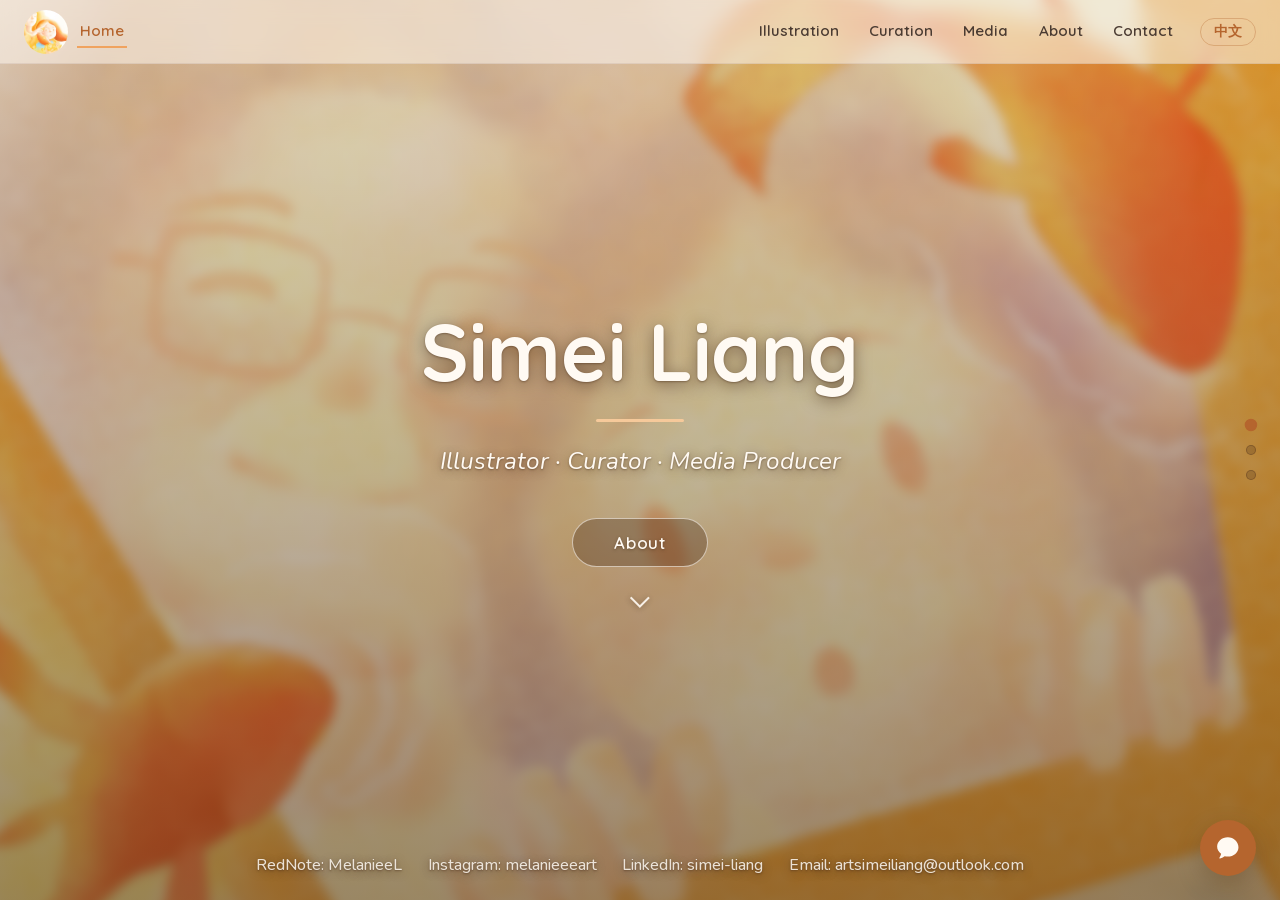
<file: index.html>
<!DOCTYPE html>
<html lang="en">
<head>
<meta charset="UTF-8">
<meta name="viewport" content="width=device-width, initial-scale=1.0">
<title data-zh="Simei Liang (Melanie) — 插画师 · 策展人 · 媒体人">Simei Liang (Melanie) — Illustrator, Curator &amp; Media Producer</title>
<script>try{if(localStorage.getItem('lang')==='zh'){document.documentElement.lang='zh-CN';var t=document.querySelector('title');t.dataset.en=t.textContent;if(t.dataset.zh)document.title=t.dataset.zh}}catch(e){}try{if(sessionStorage.getItem('slide-in')){sessionStorage.removeItem('slide-in');document.documentElement.classList.add('is-entering')}}catch(e){}</script>
<meta name="description" content="Simei Liang (Melanie) is a RISD illustrator and curator. Her work explores identity, memory, and belonging.">
<meta name="author" content="Simei Liang (Melanie)">
<link rel="canonical" href="https://melanie-liang.github.io/">
<meta property="og:type" content="website">
<meta property="og:site_name" content="Simei Liang (Melanie)">
<meta property="og:title" content="Simei Liang (Melanie) — Illustrator, Curator &amp; Media Producer">
<meta property="og:description" content="Simei Liang (Melanie) is a RISD illustrator and curator. Her work explores identity, memory, and belonging.">
<meta property="og:url" content="https://melanie-liang.github.io/">
<meta property="og:image" content="https://melanie-liang.github.io/assets/landing/illustrator.jpg">
<meta name="twitter:card" content="summary_large_image">
<link rel="icon" type="image/jpeg" href="assets/favicon.jpg">
<link rel="stylesheet" href="css/style.css">
<script type="application/ld+json">
{
  "@context": "https://schema.org",
  "@type": "Person",
  "name": "Simei Liang",
  "alternateName": ["Simei Liang", "Simei Liang (Melanie)", "Simei Liang (Melanie)"],
  "jobTitle": "Illustrator and Curator",
  "description": "Simei Liang (Melanie) is a RISD illustrator and curator.",
  "url": "https://melanie-liang.github.io/",
  "image": "https://melanie-liang.github.io/assets/landing/illustrator.jpg",
  "email": "mailto:artsimeiliang@outlook.com",
  "sameAs": [
    "https://www.instagram.com/melanieeeart/",
    "https://xhslink.cn/o/6hbYANFSyTD",
    "https://www.linkedin.com/in/simei-liang"
  ]
}
</script>
</head>
<body>

<header class="site-nav">
  <a href="index.html" class="nav-logo active">
    <img src="assets/logo.jpg" alt="">
    <span class="nav-logo-label"><span data-lang="en">Home</span><span data-lang="zh">首页</span></span>
  </a>
  <nav class="nav-menu" aria-label="Primary">
    <a href="illustration.html" class="nav-link"><span data-lang="en">Illustration</span><span data-lang="zh">插画</span></a>
    <a href="curatorial-work.html" class="nav-link"><span data-lang="en">Curation</span><span data-lang="zh">策展</span></a>
    <a href="media-wechat.html" class="nav-link"><span data-lang="en">Media</span><span data-lang="zh">传媒</span></a>
    <a href="#illustrator" class="nav-link"><span data-lang="en">About</span><span data-lang="zh">关于</span></a>
    <a href="contact.html" class="nav-link"><span data-lang="en">Contact</span><span data-lang="zh">联系</span></a>
    <button type="button" class="lang-switch" aria-label="Switch language / 切换语言"><span data-lang="en">中文</span><span data-lang="zh">EN</span></button>
  </nav>
</header>

<nav class="dot-nav" aria-label="Section navigation">
  <a href="#hero" class="dot active" data-target="hero" aria-label="Go to intro"></a>
  <a href="#illustrator" class="dot" data-target="illustrator" aria-label="Go to about"></a>
  <a href="#awards" class="dot" data-target="awards" aria-label="Go to awards"></a>
</nav>

<main class="scroller">

  <!-- First screen: hero -->
  <section id="hero" class="section hero-section">
    <img class="hero-bg" src="assets/landing/hero.jpg" alt="">
    <div class="hero-overlay"></div>
    <div class="hero-content">
      <h1 class="hero-name">Simei Liang</h1>
      <hr class="hero-rule">
      <p class="hero-tagline"><span data-lang="en">Illustrator &middot; Curator &middot; Media Producer</span><span data-lang="zh">插画师 &middot; 策展人 &middot; 媒体人</span></p>
      <a href="#illustrator" class="hero-enter"><span data-lang="en">About</span><span data-lang="zh">关于</span></a>
      <span class="hero-scroll-hint" aria-hidden="true"><span class="chevron"></span></span>
    </div>
    <ul class="hero-links">
      <li><a href="https://xhslink.cn/o/6hbYANFSyTD" target="_blank" rel="noopener"><span data-lang="en">RedNote<span class="hero-handle">: MelanieeL</span></span><span data-lang="zh">小红书<span class="hero-handle">：MelanieeL</span></span></a></li>
      <li><a href="https://www.instagram.com/melanieeeart/" target="_blank" rel="noopener"><span data-lang="en">Instagram<span class="hero-handle">: melanieeeart</span></span><span data-lang="zh">Instagram<span class="hero-handle">：melanieeeart</span></span></a></li>
      <li><a href="https://www.linkedin.com/in/simei-liang" target="_blank" rel="noopener"><span data-lang="en">LinkedIn<span class="hero-handle">: simei-liang</span></span><span data-lang="zh">LinkedIn<span class="hero-handle">：simei-liang</span></span></a></li>
      <li><a href="mailto:artsimeiliang@outlook.com"><span data-lang="en">Email<span class="hero-handle">: artsimeiliang@outlook.com</span></span><span data-lang="zh">邮箱<span class="hero-handle">：artsimeiliang@outlook.com</span></span></a></li>
    </ul>
  </section>

  <!-- Second screen: about -->
  <section id="illustrator" class="section split-section identity-section">
    <div class="split-text">
      <div class="split-text-inner">
        <p class="lede">
          <span data-lang="en">Simei Liang (Melanie) is a RISD illustrator and curator.</span><span data-lang="zh">Simei Liang（Melanie）是罗德岛设计学院（RISD）的插画师与策展人。</span>
        </p>

        <div class="identity-grid">
        <div class="identity-col" data-id="illustration">
          <a class="identity-tile" data-id="illustration" href="illustration.html">
            <img src="assets/landing/id-illustration.jpg" alt="Illustration: Swam Across Your Wall">
            <span class="identity-label"><span data-lang="en">Illustration</span><span data-lang="zh">插画</span> <span class="cta-arrow">&rarr;</span></span>
          </a>
        <div class="identity-block" data-id="illustration">
          <h2><span data-lang="en">As an Illustrator</span><span data-lang="zh">作为插画师</span></h2>
          <p>
            <span data-lang="en">Her work explores identity, memory, and belonging. It has been recognized by the
            Society of Illustrators LA (SILA), the Society of Illustrators NY, and the 3&times;3
            International Illustration Annual, where she received a Bronze award and the Gary
            Powell Award for Young Illustrators, and has been featured on the social media of
            Rhode Island School of Design and 3&times;3 magazine.</span><span data-lang="zh">她的作品探讨身份、记忆与归属。作品曾获洛杉矶插画家协会（SILA）、纽约插画家协会以及 3&times;3 国际插画年鉴的认可，并在 3&times;3 年鉴中获得铜奖和 Gary Powell 青年插画师奖；作品也曾在罗德岛设计学院和 3&times;3 杂志的社交媒体上发布。</span>
          </p>
        </div>
        </div>

        <div class="identity-col" data-id="curation">
          <a class="identity-tile" data-id="curation" href="curatorial-work.html">
            <img src="assets/landing/id-curation.jpg" alt="Curation: Fold by Time exhibition poster">
            <span class="identity-label"><span data-lang="en">Curation</span><span data-lang="zh">策展</span> <span class="cta-arrow">&rarr;</span></span>
          </a>
        <div class="identity-block" data-id="curation">
          <h2><span data-lang="en">As a Curator &amp; Arts Organizer</span><span data-lang="zh">作为策展人与艺术活动组织者</span></h2>
          <p>
            <span data-lang="en">Beyond the studio, she organizes exhibitions and cross-institutional events. As Vice
            President of RISD's CSSA, she took part in the RISD China Exchange
            Program &mdash; project manager for the Hangzhou edition, and artist liaison for the
            Beijing edition. She has also led media campaigns for international art
            festivals and coordinated programming for film festivals and gallery events.</span><span data-lang="zh">在创作之外，她也组织展览和跨院校活动。作为 RISD 中国学生学者联合会（CSSA）副主席，她参与了 RISD 中国交流计划——担任杭州站项目负责人，并在北京站负责艺术家联络。她还曾为国际艺术节主导媒体宣传，并为电影节和画廊活动统筹活动安排。</span>
          </p>
        </div>
        </div>

        <div class="identity-col" data-id="media">
          <a class="identity-tile" data-id="media" href="media-wechat.html">
            <img src="assets/landing/id-media-midautumn.jpg" alt="Media: RISD CSSA Mid-Autumn WeChat article cover">
            <span class="identity-label"><span data-lang="en">Media</span><span data-lang="zh">传媒</span> <span class="cta-arrow">&rarr;</span></span>
          </a>
        <div class="identity-block" data-id="media">
          <h2><span data-lang="en">As a Media Producer</span><span data-lang="zh">作为媒体人</span></h2>
          <p>
            <span data-lang="en">She brings her illustration and curatorial experience into media work &mdash; video
            editing and account operations. A single personal account has passed 2,500
            followers, and an account she helped run grew from a few hundred
            followers past 8,000 &mdash; she cut its first video to pass 10,000 likes, and its best
            has reached 86,000.</span><span data-lang="zh">她把插画与策展的经历与传媒行业结合，做视频剪辑与账号运营：个人单账号 2500+ 粉丝；参与运营的账号从几百粉丝做到 8000+，账号第一条点赞破万的视频由她剪辑，最高单条 8.6 万。</span>
          </p>
        </div>
        </div>
        </div>

        <div class="cta-row">
          <a class="cta-btn cta-secondary" href="#awards"><span data-lang="en">Awards &amp; Experiences</span><span data-lang="zh">获奖与经历</span> <span class="cta-arrow">&darr;</span></a>
          <a class="cta-btn cta-primary cta-artwork-link" href="illustration.html"><span data-lang="en">Works</span><span data-lang="zh">作品</span> <span class="cta-arrow">&rarr;</span></a>
        </div>
      </div>
    </div>
    <button class="split-scroll-cue" type="button" aria-label="Scroll down for more">
      <span class="chevron"></span>
    </button>
  </section>

  <!-- Third screen: awards -->
  <section id="awards" class="section split-section reverse">
    <div class="split-image">
      <img src="assets/landing/awards.jpg" alt="Simei Liang at the This is a book?! exhibition">
    </div>
    <div class="split-text">
      <div class="split-text-inner">
        <h2><span data-lang="en">Awards &amp; Recognition</span><span data-lang="zh">获奖与荣誉</span></h2>
        <ul class="award-list">
          <li class="award-group">
            <strong><span data-lang="en">3&times;3 International Illustration Annual No.23</span><span data-lang="zh">3&times;3 国际插画年鉴 第 23 届</span></strong>
            <ul class="award-sublist">
              <li><span data-lang="en">Gary Powell Award for Young Illustrators ($1,000 prize + custom trophy + two-page feature)</span><span data-lang="zh">Gary Powell 青年插画师奖（1,000 美元奖金 + 定制奖杯 + 两页专题介绍）</span></li>
              <li><span data-lang="en">Bronze Award</span><span data-lang="zh">铜奖</span></li>
              <li><span data-lang="en">Three Merit Awards</span><span data-lang="zh">三项优异奖</span></li>
            </ul>
            <p class="award-note"><span data-lang="en">(All winning works are featured in the annual print edition, eBook, Online Gallery, and across 3&times;3's website and social media.)</span><span data-lang="zh">（所有获奖作品均收录于年鉴印刷版、电子书和线上画廊，并在 3&times;3 官网及社交媒体上展示。）</span></p>
          </li>
          <li><span data-lang="en"><strong>Society of Illustrators Los Angeles (SILA)</strong> &mdash; Illustration West 64, selected for the juried competition and the website exhibition with &ldquo;Strawberry Nose&rdquo;</span><span data-lang="zh"><strong>洛杉矶插画家协会（SILA）</strong> &mdash; Illustration West 64 评审展，入选竞赛及官网线上展，作品 &ldquo;Strawberry Nose&rdquo;</span></li>
          <li><span data-lang="en"><strong>Society of Illustrators New York (SOI)</strong> &mdash; 2026 Student Scholarship Competition, selected</span><span data-lang="zh"><strong>纽约插画家协会（SOI）</strong> &mdash; 2026 年学生奖学金竞赛，入选</span></li>
          <li><span data-lang="en"><strong>RISD Illustration Sophomore &amp; Junior Exhibition</strong> &mdash; Selected with two works, &ldquo;Swam Across Your Wall&rdquo; and &ldquo;Cicada&rdquo;</span><span data-lang="zh"><strong>RISD 插画系大二、大三年级展</strong> &mdash; 入选两件作品：&ldquo;Swam Across Your Wall&rdquo;、&ldquo;Cicada&rdquo;</span></li>
          <li><span data-lang="en"><strong>RISD China Exchange Touring Exhibition</strong> &mdash; Hangzhou &mdash; Project Manager &amp; Exhibiting Artist (6 illustrations)</span><span data-lang="zh"><strong>RISD 中国交流巡展计划</strong> &mdash; 杭州站 &mdash; 项目负责人、参展艺术家（6 幅插画）</span></li>
          <li><span data-lang="en"><strong>Kunming International Coffee Culture Carnival &middot; Lakeside Art Season</strong> &mdash; Exhibiting Artist (5 illustrations)</span><span data-lang="zh"><strong>昆明国际咖啡文化嘉年华 &middot; 湖畔艺术季</strong> &mdash; 参展艺术家（5 幅插画）</span></li>
        </ul>

        <h2><span data-lang="en">Curatorial &amp; Arts Organization Experience</span><span data-lang="zh">策展与艺术组织经历</span></h2>
        <ul class="award-list">
          <li><span data-lang="en"><strong>RISD Fleet Library</strong> &mdash; &ldquo;This is a book?&rdquo; Exhibition Curator</span><span data-lang="zh"><strong>RISD 弗利特图书馆</strong> &mdash; &ldquo;This is a book?&rdquo; 展览策展人</span></li>
          <li><span data-lang="en"><strong>RISD GD Commons</strong> &mdash; &ldquo;From Top To...&rdquo; Exhibition Publisher &amp; Communications Lead</span><span data-lang="zh"><strong>RISD GD Commons</strong> &mdash; &ldquo;From Top To...&rdquo; 展览出版及传播负责人</span></li>
          <li><span data-lang="en"><strong>RISD China Exchange Touring Exhibition</strong> &mdash; Hangzhou &mdash; Project Manager (co-organized with China Academy of Art)</span><span data-lang="zh"><strong>RISD 中国交流巡展计划</strong> &mdash; 杭州站 &mdash; 项目负责人（与中国美术学院联合主办）</span></li>
          <li><span data-lang="en"><strong>RISD &amp; Brown Beijing Incoming Student Info Session</strong> &mdash; Head Organizer</span><span data-lang="zh"><strong>RISD 与布朗大学北京新生说明会</strong> &mdash; 总负责人</span></li>
          <li><span data-lang="en"><strong>&ldquo;Wan'er Nao&rdquo; Four-School Joint Exhibition (Beijing)</strong> &mdash; Exhibition Operations &amp; Artist Relations Manager (co-organized with UAL, CAFA, and Tsinghua University)</span><span data-lang="zh"><strong>&ldquo;玩儿闹&rdquo;四校联展（北京）</strong> &mdash; 展览运营及艺术家联络经理（与伦敦艺术大学、中央美术学院、清华大学联合主办）</span></li>
          <li><span data-lang="en"><strong>International Arts Scholars Conference (Beijing)</strong> &mdash; Conference Coordinator at National Library of China</span><span data-lang="zh"><strong>国际艺术学者会议（北京）</strong> &mdash; 中国国家图书馆会议协调人</span></li>
          <li><span data-lang="en"><strong>Kunming International Coffee Culture Carnival &middot; Lakeside Art Season</strong> &mdash; Lead Media Outreach</span><span data-lang="zh"><strong>昆明国际咖啡文化嘉年华 &middot; 湖畔艺术季</strong> &mdash; 媒体宣传负责人</span></li>
          <li><span data-lang="en"><strong>Sotheby's Institute of Art (NYC)</strong> &mdash; Artist Liaison for &ldquo;Ordinary Magic: Beyond Everyday&rdquo; exhibition</span><span data-lang="zh"><strong>苏富比艺术学院（纽约）</strong> &mdash; &ldquo;Ordinary Magic: Beyond Everyday&rdquo;展览艺术家联络人</span></li>
          <li><span data-lang="en"><strong>RISD CSSA</strong> &mdash; Vice President: plans events including the Spring Festival gala, Mid-Autumn Festival, and new-student welcoming parties</span><span data-lang="zh"><strong>RISD 中国学生学者联合会（CSSA）</strong> &mdash; 副主席：策划春节联欢会、中秋节、新生欢迎派对等活动</span></li>
          <li><span data-lang="en"><strong>RISD CSSA</strong> &mdash; Head of Publicity</span><span data-lang="zh"><strong>RISD 中国学生学者联合会（CSSA）</strong> &mdash; 宣传部长</span></li>
          <li><span data-lang="en"><strong>Rhode Island School of Design (RISD)</strong> &mdash; Teaching Assistant for Sophomore Painting Class: portfolio feedback, student progress monitoring, and equipment maintenance</span><span data-lang="zh"><strong>罗德岛设计学院（RISD）</strong> &mdash; 大二绘画课助教：作品集反馈、学生进度跟进和设备维护</span></li>
          <li><span data-lang="en"><strong>Rhode Island School of Design (RISD)</strong> &mdash; Teaching Assistant for Freshman Spatial Dynamics Studio: studio instruction support, critiques, and equipment guidance</span><span data-lang="zh"><strong>罗德岛设计学院（RISD）</strong> &mdash; 大一 Spatial Dynamics 课程助教：协助课堂教学、评图和设备指导</span></li>
        </ul>

        <h2><span data-lang="en">Media Experience</span><span data-lang="zh">传媒行业经历</span></h2>
        <ul class="award-list">
          <li><span data-lang="en"><strong>Ogilvy</strong> &mdash; Media Planning Intern: platform analysis for accounts including Coca-Cola and Huawei across TikTok, Kuaishou, and RedNote; KOL research and content strategy</span><span data-lang="zh"><strong>奥美</strong> &mdash; 媒介策划实习：为可口可乐、华为等客户做抖音、快手、小红书平台分析，以及 KOL 调研与内容策略</span></li>
          <li><span data-lang="en"><strong>Personal accounts</strong> &mdash; RedNote, Douyin, Bilibili, Meipai, Weibo, Instagram: planning, production and editing; 2,500+ followers on one of her own accounts</span><span data-lang="zh"><strong>个人账号</strong> &mdash; 小红书、抖音、哔哩哔哩、美拍、微博、Instagram：策划、制作与剪辑；本人账号单账号 2500+ 粉丝</span></li>
          <li><span data-lang="en"><strong>Accounts run for organizations</strong> &mdash; RedNote, Instagram, Weibo, Douyin: content planning and editing. One entertainment IP account went from a few hundred followers to 8,000+ and into revenue; its first video past 10,000 likes was hers, peak 86,000</span><span data-lang="zh"><strong>代运营账号</strong> &mdash; 小红书、Instagram、微博、抖音：内容策划与剪辑。其中某 IP 抖音账号从数百粉丝做到 8000+ 并产生收益；账号首条破万赞视频出自她手，最高 8.6 万</span></li>
          <li><span data-lang="en"><strong>WeChat official accounts</strong> &mdash; personal and run for organizations: editorial planning and content production; 5+ accounts including RISD CSSA, Shoot&sup2; and Sui Shi LUSH, largest 4,000+ followers</span><span data-lang="zh"><strong>微信公众号</strong> &mdash; 自有账号与代运营账号：选题策划与内容制作；RISD CSSA、Shoot&sup2;、岁始 LUSH 等 5+ 账号，单账号最高 4000+ 关注</span></li>
        </ul>
      </div>
    </div>
    <button class="split-scroll-cue" type="button" aria-label="Scroll down for more">
      <span class="chevron"></span>
    </button>
  </section>

</main>

<button id="chat-button" class="chat-fab" type="button" aria-haspopup="dialog" aria-controls="chat-modal" aria-label="Open contact form">
  <svg viewBox="0 0 24 24" aria-hidden="true"><path fill="currentColor" d="M12 2C6.48 2 2 5.94 2 10.8c0 2.77 1.44 5.24 3.7 6.86-.12.9-.53 2.24-1.55 3.6a.5.5 0 0 0 .58.77c1.9-.62 3.42-1.5 4.4-2.2.9.24 1.86.37 2.87.37 5.52 0 10-3.94 10-8.8S17.52 2 12 2z"/></svg>
</button>

<div id="chat-modal" class="chat-modal" role="dialog" aria-modal="true" aria-labelledby="chat-modal-title" hidden>
  <div class="chat-modal-backdrop"></div>
  <div class="chat-modal-panel">
    <button class="chat-modal-close" type="button" aria-label="Close">&times;</button>
    <h2 id="chat-modal-title"><span data-lang="en">Say hello</span><span data-lang="zh">打个招呼</span></h2>
    <p><span data-lang="en">Send Simei Liang a quick note and she'll get back to you.</span><span data-lang="zh">给 Simei Liang 留个言，她会尽快回复你。</span></p>
    <form id="chat-form" class="chat-form">
      <input type="checkbox" name="botcheck" class="chat-form-honeypot" tabindex="-1" autocomplete="off">
      <div class="chat-field">
        <label for="chat-name"><span data-lang="en">Name</span><span data-lang="zh">姓名</span></label>
        <input type="text" id="chat-name" name="name" required>
      </div>
      <div class="chat-field">
        <label for="chat-email"><span data-lang="en">Email</span><span data-lang="zh">邮箱</span></label>
        <input type="email" id="chat-email" name="email" required>
      </div>
      <div class="chat-field">
        <label for="chat-message"><span data-lang="en">Message</span><span data-lang="zh">留言</span></label>
        <textarea id="chat-message" name="message" rows="4" required></textarea>
      </div>
      <button type="submit" class="chat-form-submit"><span data-lang="en">Send Message</span><span data-lang="zh">发送</span></button>
      <p class="chat-form-status" aria-live="polite"></p>
    </form>
  </div>
</div>

<script src="js/site-config.js"></script>
<script src="js/series-data.js"></script>
<script src="js/main.js"></script>
</body>
</html>
</file>
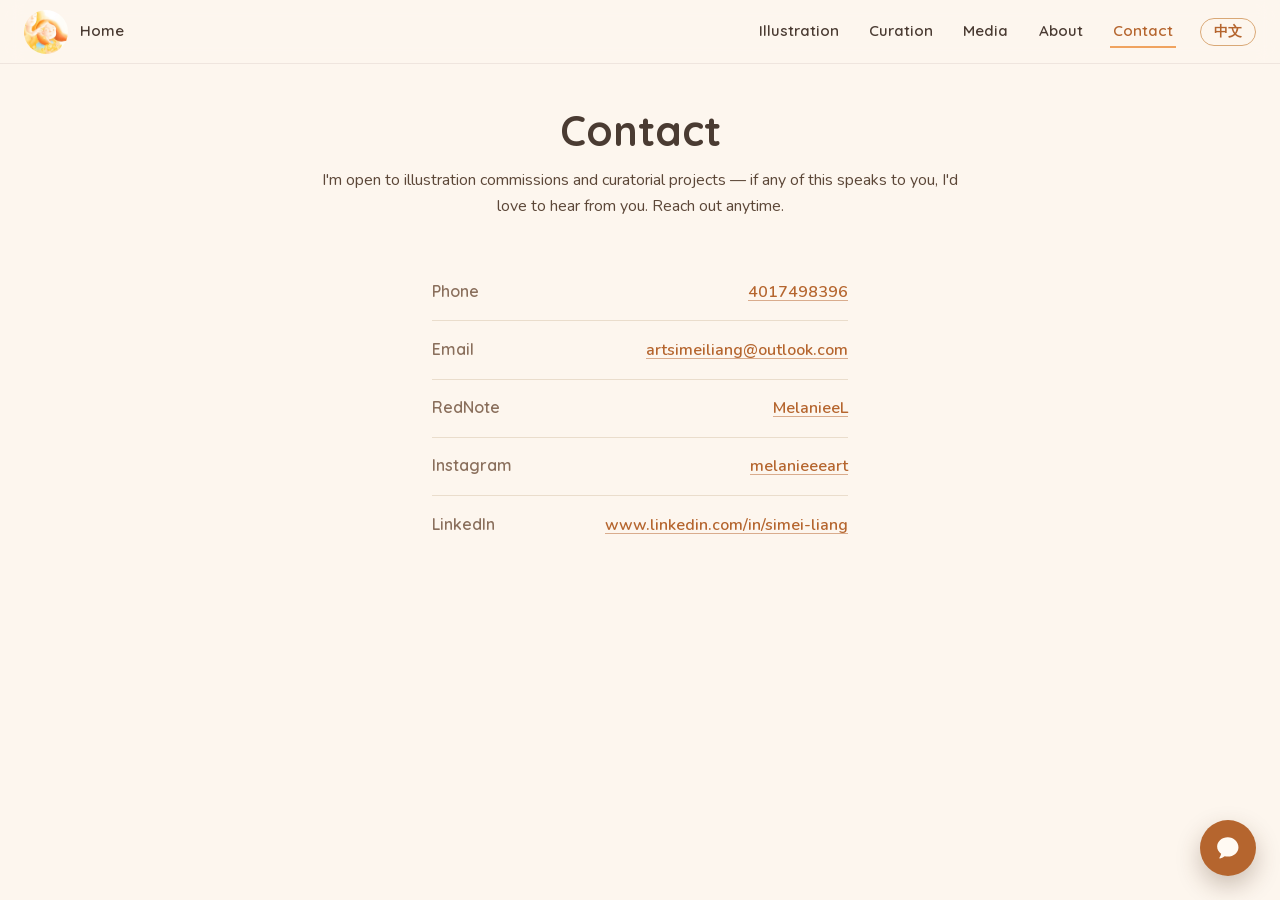
<file: contact.html>
<!DOCTYPE html>
<html lang="en">
<head>
<meta charset="UTF-8">
<meta name="viewport" content="width=device-width, initial-scale=1.0">
<title data-zh="联系 — Simei Liang (Melanie)">Contact — Simei Liang (Melanie)</title>
<script>try{if(localStorage.getItem('lang')==='zh'){document.documentElement.lang='zh-CN';var t=document.querySelector('title');t.dataset.en=t.textContent;if(t.dataset.zh)document.title=t.dataset.zh}}catch(e){}try{if(sessionStorage.getItem('slide-in')){sessionStorage.removeItem('slide-in');document.documentElement.classList.add('is-entering')}}catch(e){}</script>
<meta name="description" content="Contact Simei Liang (Melanie), illustrator and curator.">
<meta name="author" content="Simei Liang (Melanie) (Simei Liang)">
<link rel="canonical" href="https://melanie-liang.github.io/contact.html">
<meta property="og:type" content="website">
<meta property="og:site_name" content="Simei Liang (Melanie)">
<meta property="og:title" content="Contact — Simei Liang (Melanie)">
<meta property="og:description" content="Contact Simei Liang (Melanie), illustrator and curator.">
<meta property="og:url" content="https://melanie-liang.github.io/contact.html">
<meta property="og:image" content="https://melanie-liang.github.io/assets/landing/illustrator.jpg">
<meta name="twitter:card" content="summary_large_image">
<link rel="icon" type="image/jpeg" href="assets/favicon.jpg">
<link rel="stylesheet" href="css/style.css">
</head>
<body>

<header class="site-nav">
  <a href="index.html" class="nav-logo">
    <img src="assets/logo.jpg" alt="">
    <span class="nav-logo-label"><span data-lang="en">Home</span><span data-lang="zh">首页</span></span>
  </a>
  <nav class="nav-menu" aria-label="Primary">
    <a href="illustration.html" class="nav-link"><span data-lang="en">Illustration</span><span data-lang="zh">插画</span></a>
    <a href="curatorial-work.html" class="nav-link"><span data-lang="en">Curation</span><span data-lang="zh">策展</span></a>
    <a href="media-wechat.html" class="nav-link"><span data-lang="en">Media</span><span data-lang="zh">传媒</span></a>
    <a href="index.html#illustrator" class="nav-link"><span data-lang="en">About</span><span data-lang="zh">关于</span></a>
    <a href="contact.html" class="nav-link active"><span data-lang="en">Contact</span><span data-lang="zh">联系</span></a>
    <button type="button" class="lang-switch" aria-label="Switch language / 切换语言"><span data-lang="en">中文</span><span data-lang="zh">EN</span></button>
  </nav>
</header>

<main class="content-page">
  <div class="series-header">
    <h1><span data-lang="en">Contact</span><span data-lang="zh">联系</span></h1>
    <p>
      <span data-lang="en">I'm open to illustration commissions and curatorial projects &mdash; if any of this
      speaks to you, I'd love to hear from you. Reach out anytime.</span><span data-lang="zh">欢迎插画委托与策展合作——如果这里的作品打动了你，很期待收到你的消息。随时联系我。</span>
    </p>
  </div>

  <ul class="contact-list">
    <li>
      <span class="contact-label"><span data-lang="en">Phone</span><span data-lang="zh">电话</span></span>
      <a href="tel:4017498396">4017498396</a>
    </li>
    <li>
      <span class="contact-label"><span data-lang="en">Email</span><span data-lang="zh">邮箱</span></span>
      <a href="mailto:artsimeiliang@outlook.com">artsimeiliang@outlook.com</a>
    </li>
    <li>
      <span class="contact-label"><span data-lang="en">RedNote</span><span data-lang="zh">小红书</span></span>
      <a href="https://xhslink.cn/o/6hbYANFSyTD" target="_blank" rel="noopener">MelanieeL</a>
    </li>
    <li>
      <span class="contact-label">Instagram</span>
      <a href="https://www.instagram.com/melanieeeart/" target="_blank" rel="noopener">melanieeeart</a>
    </li>
    <li>
      <span class="contact-label">LinkedIn</span>
      <a href="https://www.linkedin.com/in/simei-liang" target="_blank" rel="noopener">www.linkedin.com/in/simei-liang</a>
    </li>
  </ul>
</main>

<button id="chat-button" class="chat-fab" type="button" aria-haspopup="dialog" aria-controls="chat-modal" aria-label="Open contact form">
  <svg viewBox="0 0 24 24" aria-hidden="true"><path fill="currentColor" d="M12 2C6.48 2 2 5.94 2 10.8c0 2.77 1.44 5.24 3.7 6.86-.12.9-.53 2.24-1.55 3.6a.5.5 0 0 0 .58.77c1.9-.62 3.42-1.5 4.4-2.2.9.24 1.86.37 2.87.37 5.52 0 10-3.94 10-8.8S17.52 2 12 2z"/></svg>
</button>

<div id="chat-modal" class="chat-modal" role="dialog" aria-modal="true" aria-labelledby="chat-modal-title" hidden>
  <div class="chat-modal-backdrop"></div>
  <div class="chat-modal-panel">
    <button class="chat-modal-close" type="button" aria-label="Close">&times;</button>
    <h2 id="chat-modal-title"><span data-lang="en">Say hello</span><span data-lang="zh">打个招呼</span></h2>
    <p><span data-lang="en">Send Simei Liang a quick note and she'll get back to you.</span><span data-lang="zh">给 Simei Liang 留个言，她会尽快回复你。</span></p>
    <form id="chat-form" class="chat-form">
      <input type="checkbox" name="botcheck" class="chat-form-honeypot" tabindex="-1" autocomplete="off">
      <div class="chat-field">
        <label for="chat-name"><span data-lang="en">Name</span><span data-lang="zh">姓名</span></label>
        <input type="text" id="chat-name" name="name" required>
      </div>
      <div class="chat-field">
        <label for="chat-email"><span data-lang="en">Email</span><span data-lang="zh">邮箱</span></label>
        <input type="email" id="chat-email" name="email" required>
      </div>
      <div class="chat-field">
        <label for="chat-message"><span data-lang="en">Message</span><span data-lang="zh">留言</span></label>
        <textarea id="chat-message" name="message" rows="4" required></textarea>
      </div>
      <button type="submit" class="chat-form-submit"><span data-lang="en">Send Message</span><span data-lang="zh">发送</span></button>
      <p class="chat-form-status" aria-live="polite"></p>
    </form>
  </div>
</div>

<script src="js/site-config.js"></script>
<script src="js/series-data.js"></script>
<script src="js/main.js"></script>
</body>
</html>
</file>
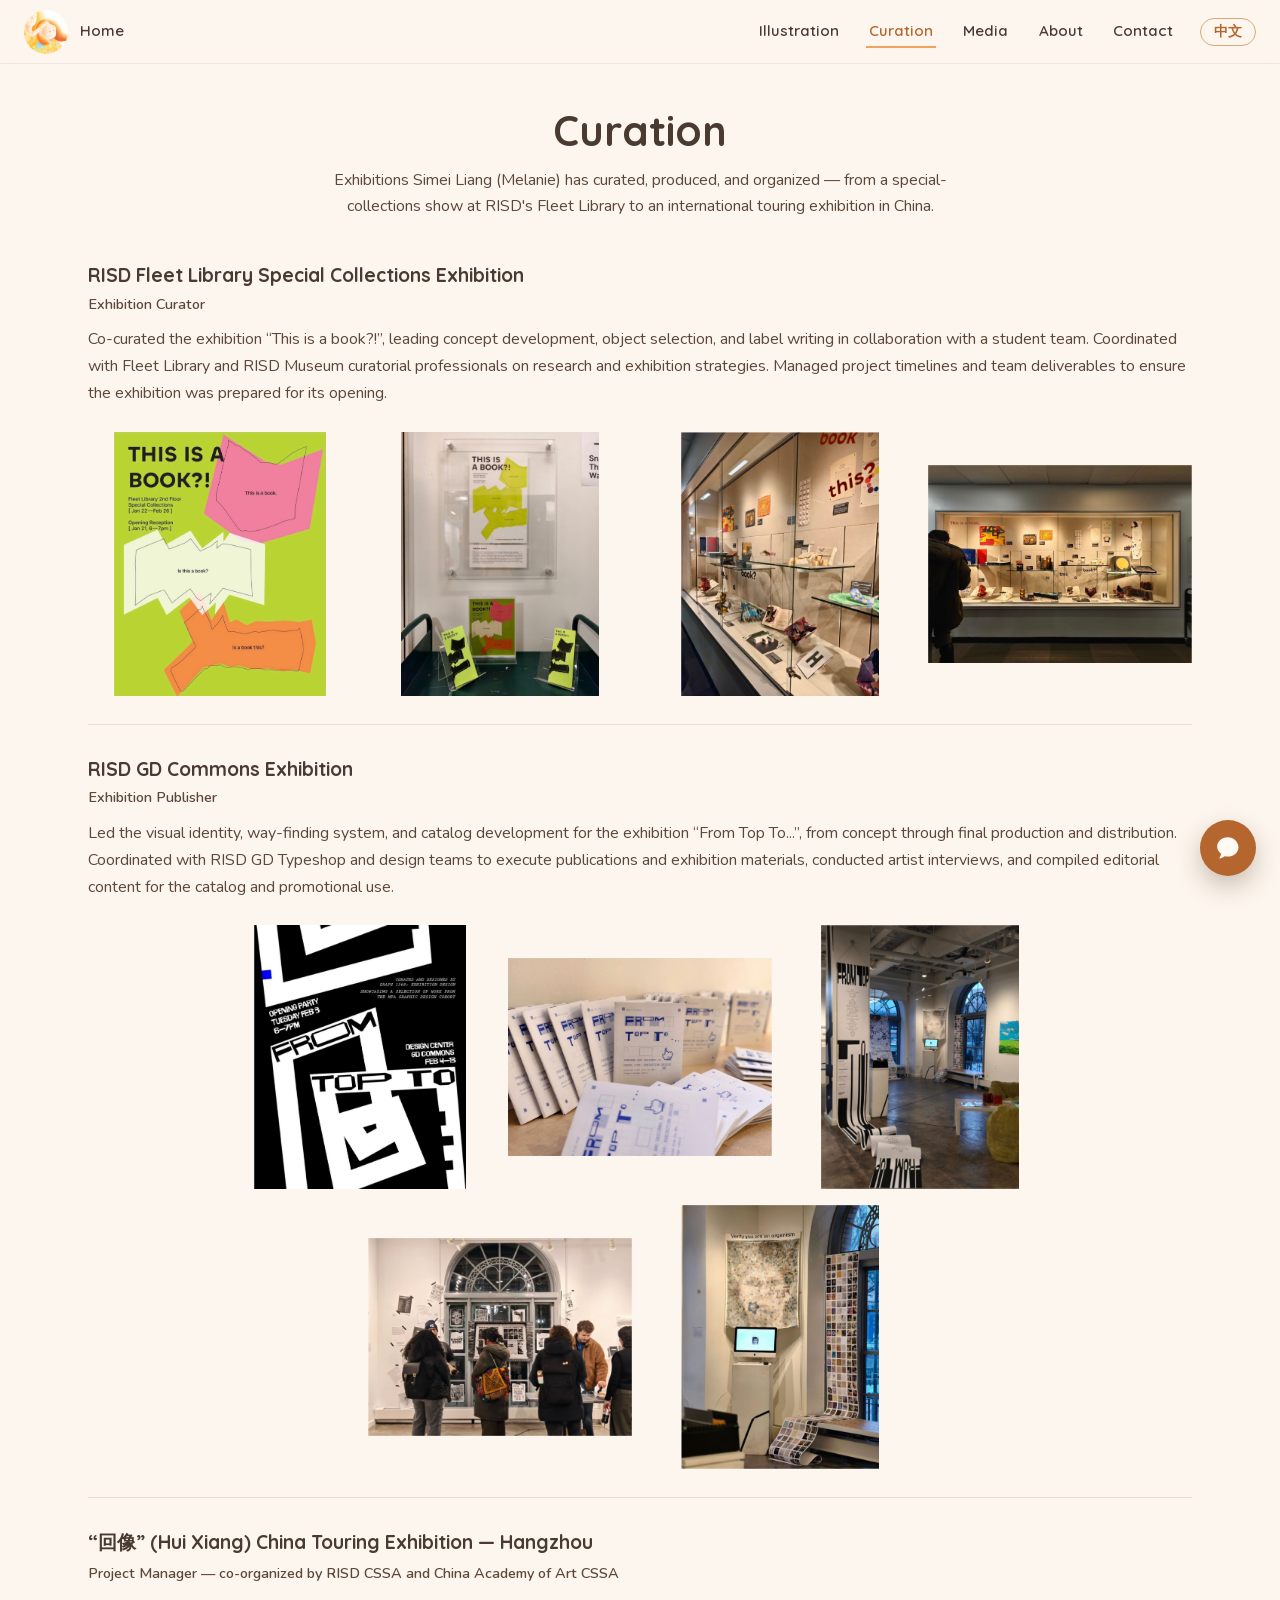
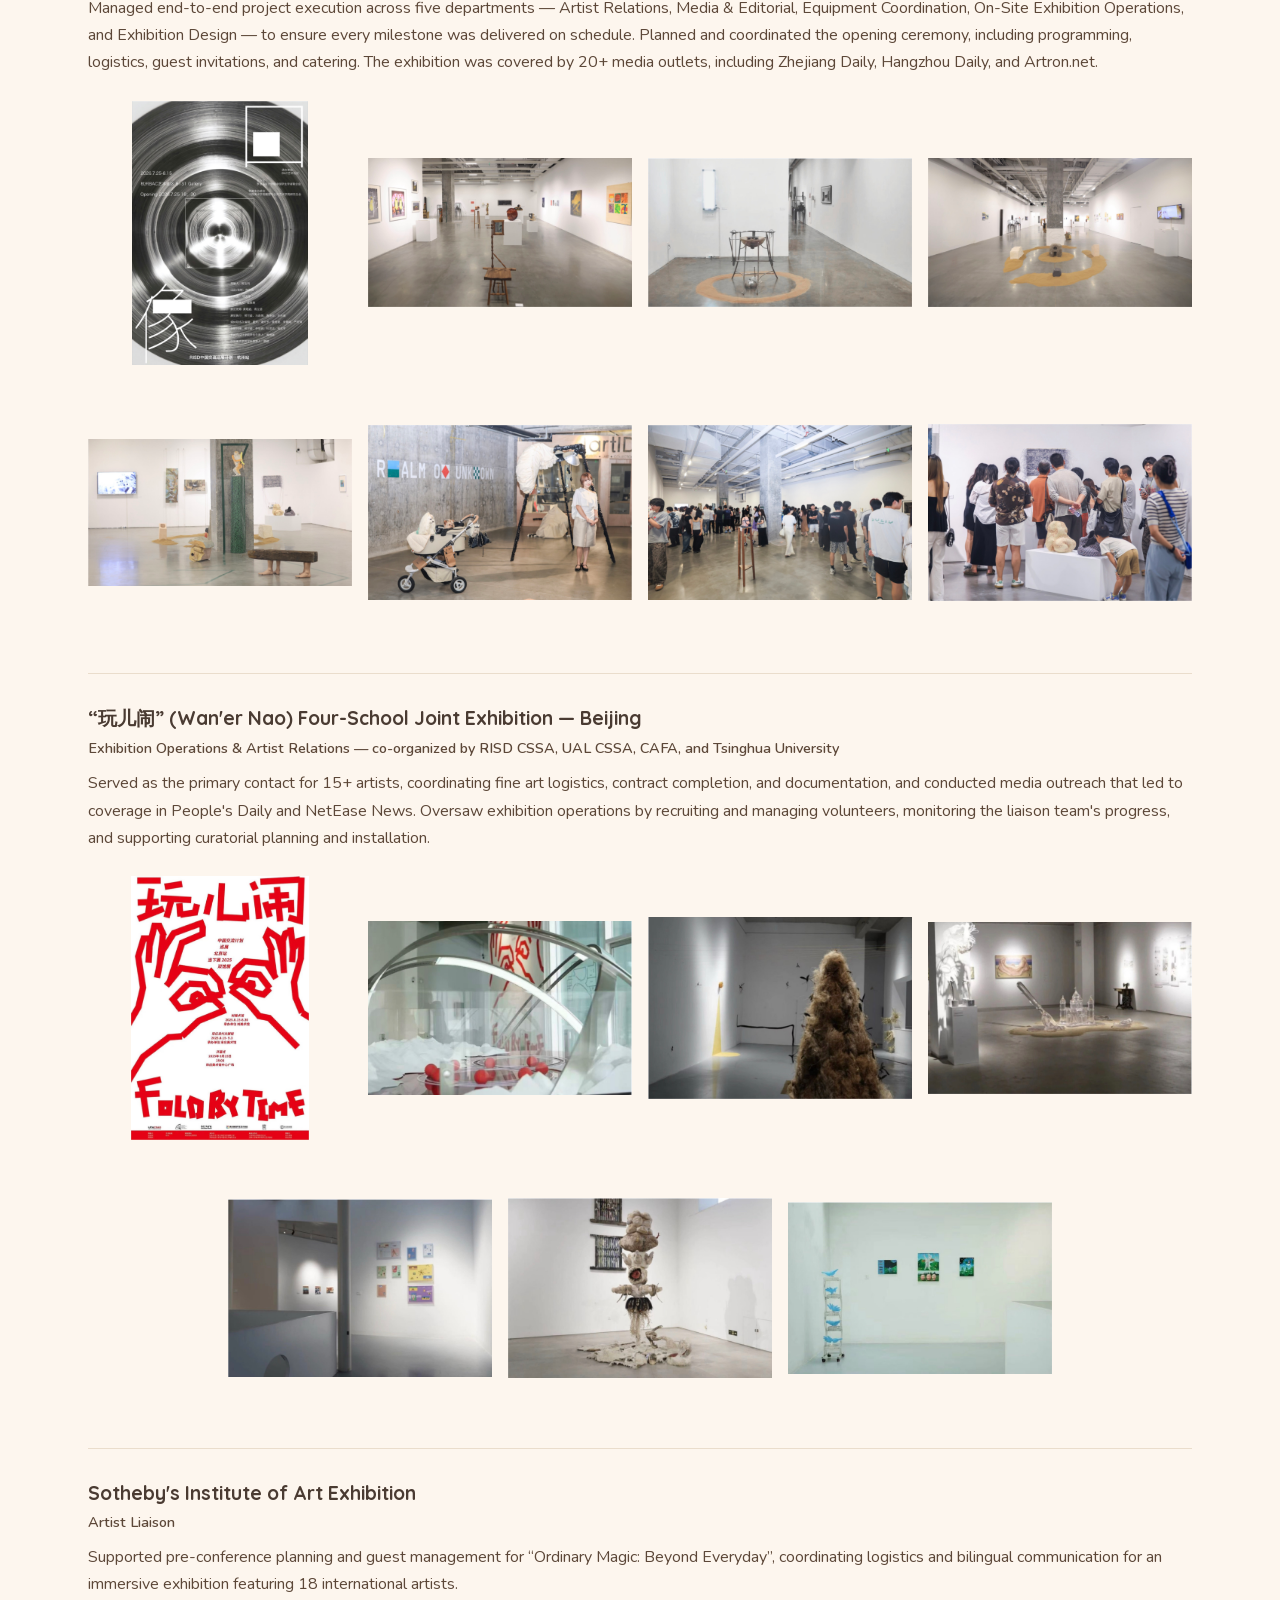
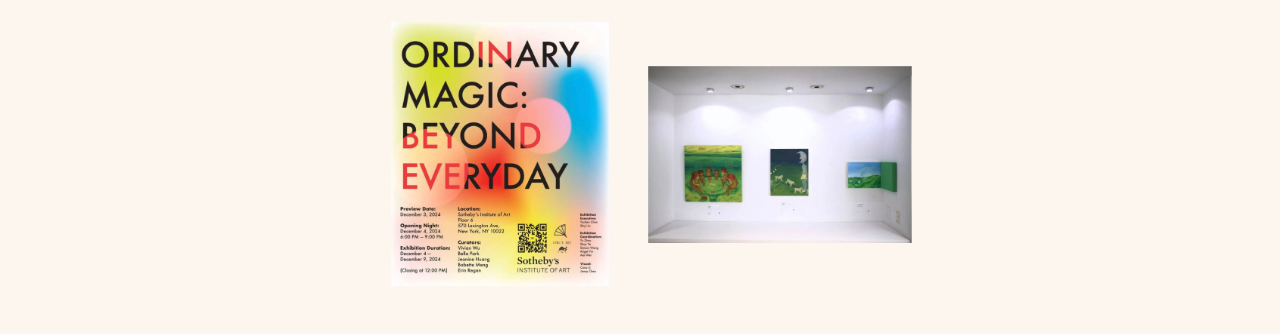
<file: curatorial-work.html>
<!DOCTYPE html>
<html lang="en">
<head>
<meta charset="UTF-8">
<meta name="viewport" content="width=device-width, initial-scale=1.0">
<title data-zh="策展 — Simei Liang (Melanie)">Curation — Simei Liang (Melanie)</title>
<script>try{if(localStorage.getItem('lang')==='zh'){document.documentElement.lang='zh-CN';var t=document.querySelector('title');t.dataset.en=t.textContent;if(t.dataset.zh)document.title=t.dataset.zh}}catch(e){}try{if(sessionStorage.getItem('slide-in')){sessionStorage.removeItem('slide-in');document.documentElement.classList.add('is-entering')}}catch(e){}</script>
<meta name="description" content="Exhibitions Simei Liang (Melanie) has curated, produced, and organized.">
<meta name="author" content="Simei Liang (Melanie) (Simei Liang)">
<link rel="canonical" href="https://melanie-liang.github.io/curatorial-work.html">
<meta property="og:type" content="website">
<meta property="og:site_name" content="Simei Liang (Melanie)">
<meta property="og:title" content="Curation — Simei Liang (Melanie)">
<meta property="og:description" content="Exhibitions Simei Liang (Melanie) has curated, produced, and organized.">
<meta property="og:url" content="https://melanie-liang.github.io/curatorial-work.html">
<meta property="og:image" content="https://melanie-liang.github.io/assets/landing/illustrator.jpg">
<meta name="twitter:card" content="summary_large_image">
<link rel="icon" type="image/jpeg" href="assets/favicon.jpg">
<link rel="stylesheet" href="css/style.css">
</head>
<body>

<header class="site-nav">
  <a href="index.html" class="nav-logo">
    <img src="assets/logo.jpg" alt="">
    <span class="nav-logo-label"><span data-lang="en">Home</span><span data-lang="zh">首页</span></span>
  </a>
  <nav class="nav-menu" aria-label="Primary">
    <a href="illustration.html" class="nav-link"><span data-lang="en">Illustration</span><span data-lang="zh">插画</span></a>
    <a href="curatorial-work.html" class="nav-link active"><span data-lang="en">Curation</span><span data-lang="zh">策展</span></a>
    <a href="media-wechat.html" class="nav-link"><span data-lang="en">Media</span><span data-lang="zh">传媒</span></a>
    <a href="index.html#illustrator" class="nav-link"><span data-lang="en">About</span><span data-lang="zh">关于</span></a>
    <a href="contact.html" class="nav-link"><span data-lang="en">Contact</span><span data-lang="zh">联系</span></a>
    <button type="button" class="lang-switch" aria-label="Switch language / 切换语言"><span data-lang="en">中文</span><span data-lang="zh">EN</span></button>
  </nav>
</header>

<main class="series-page">
  <div class="series-header">
    <h1><span data-lang="en">Curation</span><span data-lang="zh">策展</span></h1>
    <p>
      <span data-lang="en">Exhibitions Simei Liang (Melanie) has curated, produced, and organized &mdash; from a special-collections
      show at RISD's Fleet Library to an international touring exhibition in China.</span><span data-lang="zh">Simei Liang（Melanie）策划、制作并组织过的展览——从 RISD 弗利特图书馆的特藏展，到在中国举办的国际巡回展。</span>
    </p>
  </div>

  <div class="project-list">
    <div class="project-block">
      <h2><span data-lang="en">RISD Fleet Library Special Collections Exhibition</span><span data-lang="zh">RISD 弗利特图书馆特藏展</span></h2>
      <p class="project-role"><span data-lang="en">Exhibition Curator</span><span data-lang="zh">展览策展人</span></p>
      <p>
        <span data-lang="en">Co-curated the exhibition &ldquo;This is a book?!&rdquo;, leading concept development,
        object selection, and label writing in collaboration with a student team. Coordinated
        with Fleet Library and RISD Museum curatorial professionals on research and exhibition
        strategies. Managed project timelines and team deliverables to ensure the exhibition
        was prepared for its opening.</span><span data-lang="zh">联合策划展览&ldquo;This is a book?!&rdquo;，与学生团队合作，主导概念构思、展品遴选和展签撰写。与弗利特图书馆及 RISD 博物馆的策展专业人员协作开展研究、制定展览策略。统筹项目进度与团队交付，确保展览如期开幕。</span>
      </p>

      <div class="project-gallery">
        <figure class="project-shot">
          <img src="Curatorial/fleet-library/1.jpg" alt="This is a book?! exhibition" loading="lazy">
        </figure>
        <figure class="project-shot">
          <img src="Curatorial/fleet-library/2.jpg" alt="This is a book?! exhibition" loading="lazy">
        </figure>
        <figure class="project-shot">
          <img src="Curatorial/fleet-library/3.jpg" alt="This is a book?! exhibition" loading="lazy">
        </figure>
        <figure class="project-shot">
          <img src="Curatorial/fleet-library/4.jpg" alt="This is a book?! exhibition" loading="lazy">
        </figure>
      </div>
    </div>

    <div class="project-block">
      <h2><span data-lang="en">RISD GD Commons Exhibition</span><span data-lang="zh">RISD GD Commons 展览</span></h2>
      <p class="project-role"><span data-lang="en">Exhibition Publisher</span><span data-lang="zh">展览出版负责人</span></p>
      <p>
        <span data-lang="en">Led the visual identity, way-finding system, and catalog development for the exhibition
        &ldquo;From Top To...&rdquo;, from concept through final production and distribution.
        Coordinated with RISD GD Typeshop and design teams to execute publications and
        exhibition materials, conducted artist interviews, and compiled editorial content for
        the catalog and promotional use.</span><span data-lang="zh">主导展览&ldquo;From Top To...&rdquo;的视觉形象、导视系统和画册开发，从概念一路推进到最终制作与发行。与 RISD GD Typeshop 及设计团队协作完成出版物和展览物料，进行艺术家访谈，并为画册和宣传推广整理编辑内容。</span>
      </p>

      <div class="project-gallery project-gallery--3up">
        <figure class="project-shot">
          <img src="Curatorial/gd-commons/1.jpg" alt="From Top To... exhibition" loading="lazy">
        </figure>
        <figure class="project-shot">
          <img src="Curatorial/gd-commons/2.jpg" alt="From Top To... exhibition" loading="lazy">
        </figure>
        <figure class="project-shot">
          <img src="Curatorial/gd-commons/3.jpg" alt="From Top To... exhibition" loading="lazy">
        </figure>
        <figure class="project-shot">
          <img src="Curatorial/gd-commons/4.jpg" alt="From Top To... exhibition" loading="lazy">
        </figure>
        <figure class="project-shot">
          <img src="Curatorial/gd-commons/5.jpg" alt="From Top To... exhibition" loading="lazy">
        </figure>
      </div>
    </div>

    <div class="project-block">
      <h2><span data-lang="en">&ldquo;回像&rdquo; (Hui Xiang) China Touring Exhibition &mdash; Hangzhou</span><span data-lang="zh">&ldquo;回像&rdquo;中国巡展 &mdash; 杭州站</span></h2>
      <p class="project-role"><span data-lang="en">Project Manager &mdash; co-organized by RISD CSSA and China Academy of Art CSSA</span><span data-lang="zh">项目负责人 &mdash; 由 RISD CSSA 与中国美术学院 CSSA 联合主办</span></p>
      <p>
        <span data-lang="en">Managed end-to-end project execution across five departments &mdash; Artist Relations,
        Media &amp; Editorial, Equipment Coordination, On-Site Exhibition Operations, and
        Exhibition Design &mdash; to ensure every milestone was delivered on schedule. Planned
        and coordinated the opening ceremony, including programming, logistics, guest
        invitations, and catering. The exhibition was covered by 20+ media outlets, including
        Zhejiang Daily, Hangzhou Daily, and Artron.net.</span><span data-lang="zh">统筹项目的全流程执行，管理五个部门——艺术家联络、媒体与编辑、设备协调、现场展务和展览设计——确保每个节点按时完成。策划并统筹开幕式，包括流程安排、后勤、嘉宾邀请和餐饮。展览被浙江日报、杭州日报、雅昌艺术网等 20 余家媒体报道。</span>
      </p>

      <div class="project-gallery">
        <figure class="project-shot">
          <img src="Curatorial/hui-xiang/1.jpg" alt="Hui Xiang China Touring Exhibition" loading="lazy">
        </figure>
        <figure class="project-shot">
          <img src="Curatorial/hui-xiang/2.jpg" alt="Hui Xiang China Touring Exhibition" loading="lazy">
        </figure>
        <figure class="project-shot">
          <img src="Curatorial/hui-xiang/3.jpg" alt="Hui Xiang China Touring Exhibition" loading="lazy">
        </figure>
        <figure class="project-shot">
          <img src="Curatorial/hui-xiang/4.jpg" alt="Hui Xiang China Touring Exhibition" loading="lazy">
        </figure>
        <figure class="project-shot">
          <img src="Curatorial/hui-xiang/5.jpg" alt="Hui Xiang China Touring Exhibition" loading="lazy">
        </figure>
        <figure class="project-shot">
          <img src="Curatorial/hui-xiang/6.jpg" alt="Hui Xiang China Touring Exhibition" loading="lazy">
        </figure>
        <figure class="project-shot">
          <img src="Curatorial/hui-xiang/7.jpg" alt="Hui Xiang China Touring Exhibition" loading="lazy">
        </figure>
        <figure class="project-shot">
          <img src="Curatorial/hui-xiang/8.jpg" alt="Hui Xiang China Touring Exhibition" loading="lazy">
        </figure>
      </div>
    </div>

    <div class="project-block">
      <h2><span data-lang="en">&ldquo;玩儿闹&rdquo; (Wan'er Nao) Four-School Joint Exhibition &mdash; Beijing</span><span data-lang="zh">&ldquo;玩儿闹&rdquo;四校联展 &mdash; 北京</span></h2>
      <p class="project-role"><span data-lang="en">Exhibition Operations &amp; Artist Relations &mdash; co-organized by RISD CSSA, UAL CSSA, CAFA, and Tsinghua University</span><span data-lang="zh">展览运营及艺术家联络 &mdash; 由 RISD CSSA、伦敦艺术大学 CSSA、中央美术学院和清华大学联合主办</span></p>
      <p>
        <span data-lang="en">Served as the primary contact for 15+ artists, coordinating fine art logistics,
        contract completion, and documentation, and conducted media outreach that led to coverage in
        People's Daily and NetEase News. Oversaw exhibition operations by recruiting and
        managing volunteers, monitoring the liaison team's progress, and supporting curatorial
        planning and installation.</span><span data-lang="zh">作为 15 位以上艺术家的主要对接人，协调艺术品物流、合同签署和资料整理，并开展媒体宣传，获得人民日报和网易新闻的报道。负责展览运营，招募并管理志愿者，跟进联络团队的进度，协助策展规划与布展。</span>
      </p>

      <div class="project-gallery">
        <figure class="project-shot">
          <img src="Curatorial/waner-nao/1.jpg" alt="Wan'er Nao Four-School Joint Exhibition" loading="lazy">
        </figure>
        <figure class="project-shot">
          <img src="Curatorial/waner-nao/2.jpg" alt="Wan'er Nao Four-School Joint Exhibition" loading="lazy">
        </figure>
        <figure class="project-shot">
          <img src="Curatorial/waner-nao/3.jpg" alt="Wan'er Nao Four-School Joint Exhibition" loading="lazy">
        </figure>
        <figure class="project-shot">
          <img src="Curatorial/waner-nao/4.jpg" alt="Wan'er Nao Four-School Joint Exhibition" loading="lazy">
        </figure>
        <figure class="project-shot">
          <img src="Curatorial/waner-nao/5.jpg" alt="Wan'er Nao Four-School Joint Exhibition" loading="lazy">
        </figure>
        <figure class="project-shot">
          <img src="Curatorial/waner-nao/6.jpg" alt="Wan'er Nao Four-School Joint Exhibition" loading="lazy">
        </figure>
        <figure class="project-shot">
          <img src="Curatorial/waner-nao/7.jpg" alt="Wan'er Nao Four-School Joint Exhibition" loading="lazy">
        </figure>
      </div>
    </div>

    <div class="project-block">
      <h2><span data-lang="en">Sotheby's Institute of Art Exhibition</span><span data-lang="zh">苏富比艺术学院展览</span></h2>
      <p class="project-role"><span data-lang="en">Artist Liaison</span><span data-lang="zh">艺术家联络人</span></p>
      <p>
        <span data-lang="en">Supported pre-conference planning and guest management for &ldquo;Ordinary Magic:
        Beyond Everyday&rdquo;, coordinating logistics and bilingual communication for an
        immersive exhibition featuring 18 international artists.</span><span data-lang="zh">协助&ldquo;Ordinary Magic: Beyond Everyday&rdquo;的会前筹备与嘉宾管理，为这场汇集 18 位国际艺术家的沉浸式展览协调后勤和双语沟通。</span>
      </p>

      <div class="project-gallery">
        <figure class="project-shot">
          <img src="Curatorial/sothebys/1.jpg" alt="Ordinary Magic: Beyond Everyday exhibition" loading="lazy">
        </figure>
        <figure class="project-shot">
          <img src="Curatorial/sothebys/2.jpg" alt="Ordinary Magic: Beyond Everyday exhibition" loading="lazy">
        </figure>
      </div>
    </div>
  </div>
</main>

<button id="chat-button" class="chat-fab" type="button" aria-haspopup="dialog" aria-controls="chat-modal" aria-label="Open contact form">
  <svg viewBox="0 0 24 24" aria-hidden="true"><path fill="currentColor" d="M12 2C6.48 2 2 5.94 2 10.8c0 2.77 1.44 5.24 3.7 6.86-.12.9-.53 2.24-1.55 3.6a.5.5 0 0 0 .58.77c1.9-.62 3.42-1.5 4.4-2.2.9.24 1.86.37 2.87.37 5.52 0 10-3.94 10-8.8S17.52 2 12 2z"/></svg>
</button>

<div id="chat-modal" class="chat-modal" role="dialog" aria-modal="true" aria-labelledby="chat-modal-title" hidden>
  <div class="chat-modal-backdrop"></div>
  <div class="chat-modal-panel">
    <button class="chat-modal-close" type="button" aria-label="Close">&times;</button>
    <h2 id="chat-modal-title"><span data-lang="en">Say hello</span><span data-lang="zh">打个招呼</span></h2>
    <p><span data-lang="en">Send Simei Liang a quick note and she'll get back to you.</span><span data-lang="zh">给 Simei Liang 留个言，她会尽快回复你。</span></p>
    <form id="chat-form" class="chat-form">
      <input type="checkbox" name="botcheck" class="chat-form-honeypot" tabindex="-1" autocomplete="off">
      <div class="chat-field">
        <label for="chat-name"><span data-lang="en">Name</span><span data-lang="zh">姓名</span></label>
        <input type="text" id="chat-name" name="name" required>
      </div>
      <div class="chat-field">
        <label for="chat-email"><span data-lang="en">Email</span><span data-lang="zh">邮箱</span></label>
        <input type="email" id="chat-email" name="email" required>
      </div>
      <div class="chat-field">
        <label for="chat-message"><span data-lang="en">Message</span><span data-lang="zh">留言</span></label>
        <textarea id="chat-message" name="message" rows="4" required></textarea>
      </div>
      <button type="submit" class="chat-form-submit"><span data-lang="en">Send Message</span><span data-lang="zh">发送</span></button>
      <p class="chat-form-status" aria-live="polite"></p>
    </form>
  </div>
</div>

<script src="js/site-config.js"></script>
<script src="js/series-data.js"></script>
<script src="js/main.js"></script>
</body>
</html>
</file>
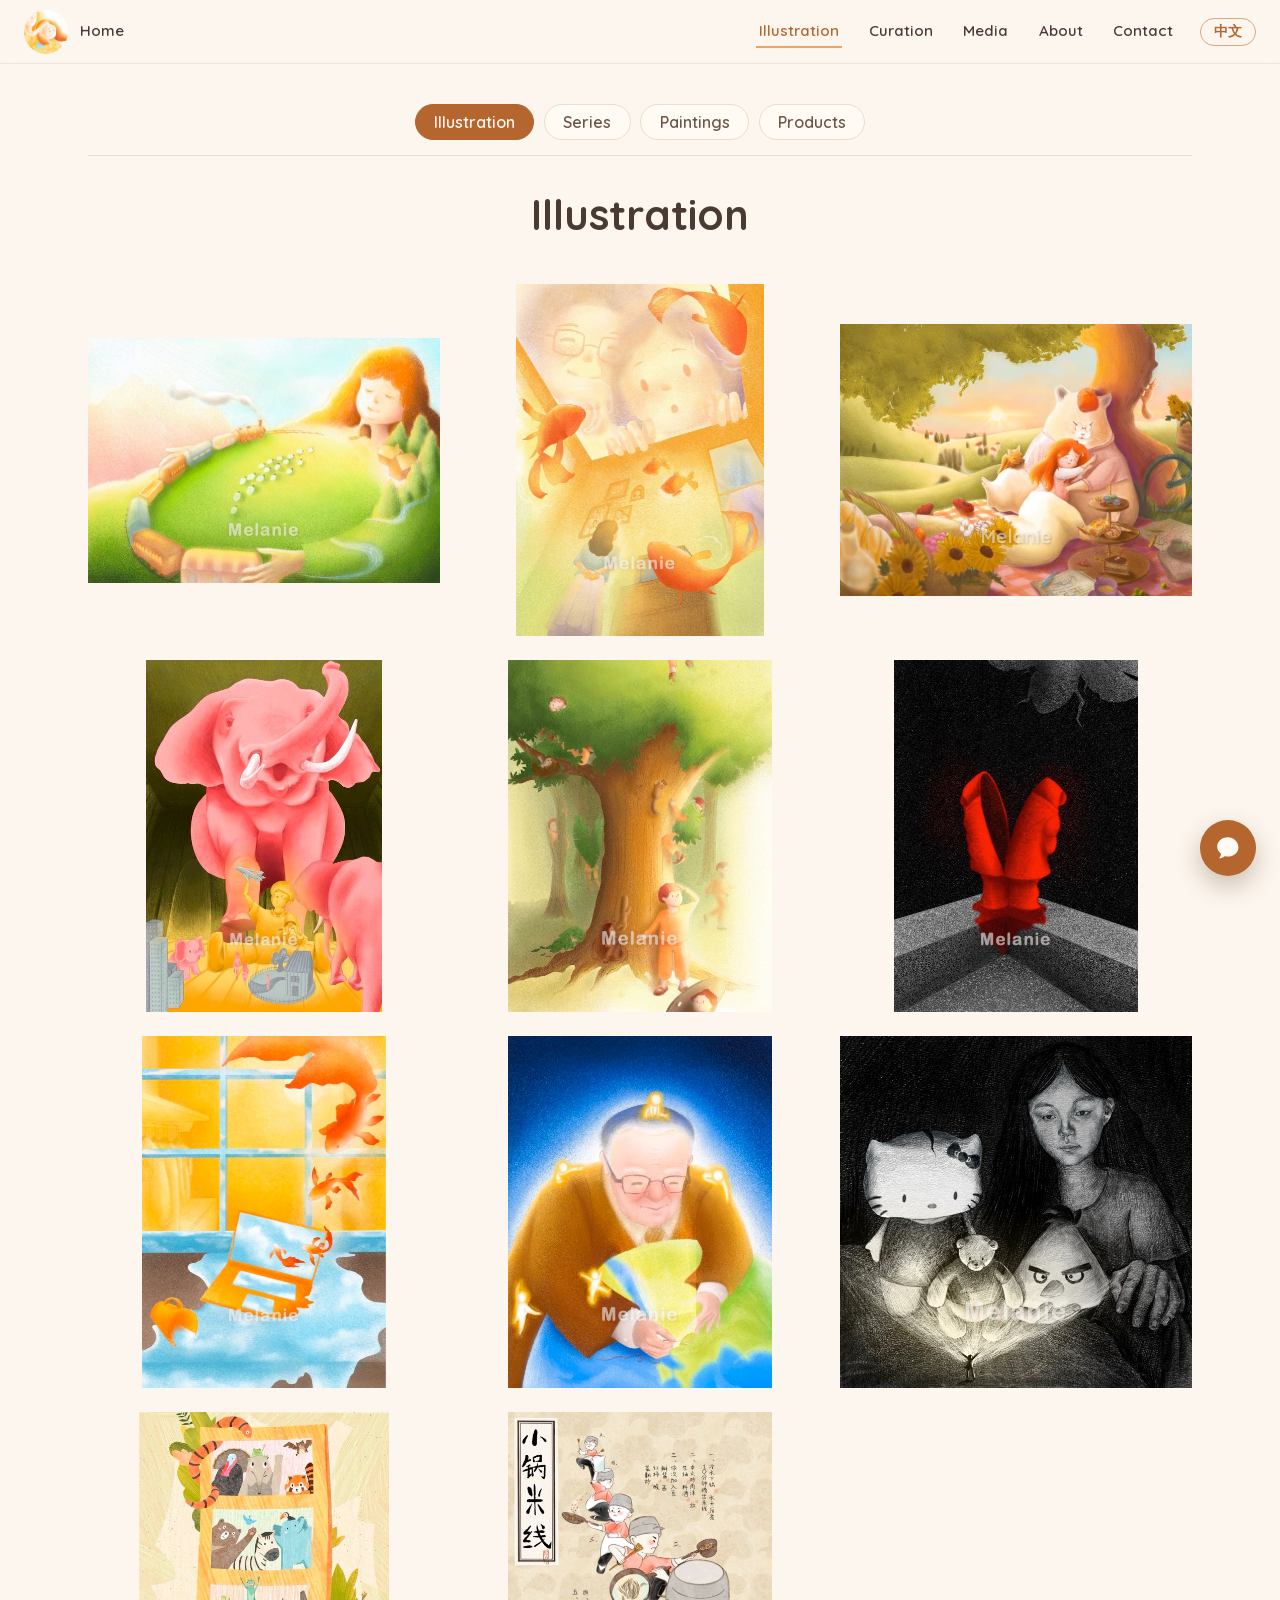
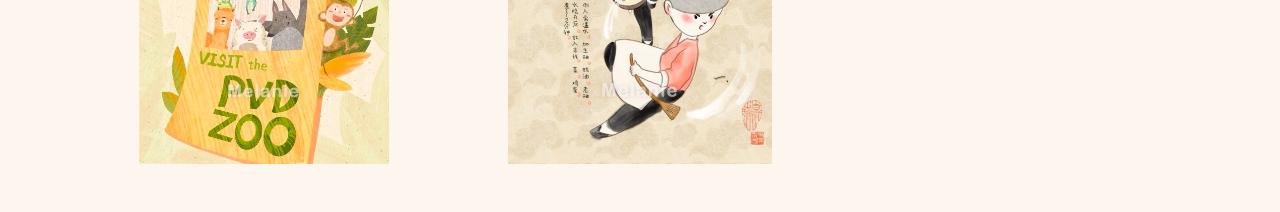
<file: illustration.html>
<!DOCTYPE html>
<html lang="en">
<head>
<meta charset="UTF-8">
<meta name="viewport" content="width=device-width, initial-scale=1.0">
<title data-zh="插画 — Simei Liang (Melanie)">Illustration — Simei Liang (Melanie)</title>
<script>try{if(localStorage.getItem('lang')==='zh'){document.documentElement.lang='zh-CN';var t=document.querySelector('title');t.dataset.en=t.textContent;if(t.dataset.zh)document.title=t.dataset.zh}}catch(e){}try{if(sessionStorage.getItem('slide-in')){sessionStorage.removeItem('slide-in');document.documentElement.classList.add('is-entering')}}catch(e){}</script>
<meta name="description" content="Single illustrations by Simei Liang (Melanie), RISD illustrator and curator.">
<meta name="author" content="Simei Liang (Melanie) (Simei Liang)">
<link rel="canonical" href="https://melanie-liang.github.io/illustration.html">
<meta property="og:type" content="website">
<meta property="og:site_name" content="Simei Liang (Melanie)">
<meta property="og:title" content="Illustration — Simei Liang (Melanie)">
<meta property="og:description" content="Single illustrations by Simei Liang (Melanie), RISD illustrator and curator.">
<meta property="og:url" content="https://melanie-liang.github.io/illustration.html">
<meta property="og:image" content="https://melanie-liang.github.io/assets/landing/illustrator.jpg">
<meta name="twitter:card" content="summary_large_image">
<link rel="icon" type="image/jpeg" href="assets/favicon.jpg">
<link rel="stylesheet" href="css/style.css">
</head>
<body>

<header class="site-nav">
  <a href="index.html" class="nav-logo">
    <img src="assets/logo.jpg" alt="">
    <span class="nav-logo-label"><span data-lang="en">Home</span><span data-lang="zh">首页</span></span>
  </a>
  <nav class="nav-menu" aria-label="Primary">
    <a href="illustration.html" class="nav-link active"><span data-lang="en">Illustration</span><span data-lang="zh">插画</span></a>
    <a href="curatorial-work.html" class="nav-link"><span data-lang="en">Curation</span><span data-lang="zh">策展</span></a>
    <a href="media-wechat.html" class="nav-link"><span data-lang="en">Media</span><span data-lang="zh">传媒</span></a>
    <a href="index.html#illustrator" class="nav-link"><span data-lang="en">About</span><span data-lang="zh">关于</span></a>
    <a href="contact.html" class="nav-link"><span data-lang="en">Contact</span><span data-lang="zh">联系</span></a>
    <button type="button" class="lang-switch" aria-label="Switch language / 切换语言"><span data-lang="en">中文</span><span data-lang="zh">EN</span></button>
  </nav>
</header>

<main class="series-page">
  <nav class="sub-nav" aria-label="Illustration">
    <a href="illustration.html" class="active"><span data-lang="en">Illustration</span><span data-lang="zh">插画</span></a>
    <a href="series.html"><span data-lang="en">Series</span><span data-lang="zh">系列</span></a>
    <a href="paintings.html"><span data-lang="en">Paintings</span><span data-lang="zh">油画</span></a>
    <a href="mixed-media.html"><span data-lang="en">Products</span><span data-lang="zh">产品</span></a>
  </nav>

  <div class="series-header">
    <h1><span data-lang="en">Illustration</span><span data-lang="zh">插画</span></h1>
  </div>

  <!-- ◆ 怎么加新作品 ◆每一幅作品是一整块（从 <figure 开始，到 </figure> 结束）。复制任意一整块，粘贴到你想放的位置，只改这几处：图片文件名（img 里的 s-12.jpg，以及 figure 上 data-large 里的 s-12-large.jpg）/ 标题（h3 和 alt）/ 年份和媒介（英文、中文各一处）。块的先后顺序就是网页上的先后顺序。点一下图片会模糊并显示标题，再点一下会打开大图（大图就是 data-large 指向的那张）。详细步骤见「网站使用说明书.html」。 -->
  <div class="art-grid">
    <figure class="art-tile" tabindex="0" data-large="Art series/Standalone Illustrations/s-5-large.jpg">
      <img src="Art series/Standalone Illustrations/s-5.jpg" alt="Born Together">
      <figcaption class="art-overlay">
        <h3>Born Together</h3>
        <p><span data-lang="en">2026 &middot; Digital illustration</span><span data-lang="zh">2026 &middot; 数字插画</span></p>
      </figcaption>
    </figure>

    <figure class="art-tile" tabindex="0" data-large="Art series/Standalone Illustrations/s-10-large.jpg">
      <img src="Art series/Standalone Illustrations/s-10.jpg" alt="Swam Across Your Wall">
      <figcaption class="art-overlay">
        <h3>Swam Across Your Wall</h3>
        <p><span data-lang="en">2025 &middot; Digital illustration</span><span data-lang="zh">2025 &middot; 数字插画</span></p>
      </figcaption>
    </figure>

    <figure class="art-tile" tabindex="0" data-large="Art series/Standalone Illustrations/s-11-large.jpg">
      <img src="Art series/Standalone Illustrations/s-11.jpg" alt="Dany and Mei">
      <figcaption class="art-overlay">
        <h3>Dany and Mei</h3>
        <p><span data-lang="en">2026 &middot; Digital illustration</span><span data-lang="zh">2026 &middot; 数字插画</span></p>
      </figcaption>
    </figure>

    <figure class="art-tile" tabindex="0" data-large="Art series/Standalone Illustrations/s-8-large.jpg">
      <img src="Art series/Standalone Illustrations/s-8.jpg" alt="Elephant in the Room">
      <figcaption class="art-overlay">
        <h3>Elephant in the Room</h3>
        <p><span data-lang="en">2025 &middot; Digital illustration</span><span data-lang="zh">2025 &middot; 数字插画</span></p>
      </figcaption>
    </figure>

    <figure class="art-tile" tabindex="0" data-large="Art series/Standalone Illustrations/s-6-large.jpg">
      <img src="Art series/Standalone Illustrations/s-6.jpg" alt="Find Yourself">
      <figcaption class="art-overlay">
        <h3>Find Yourself</h3>
        <p><span data-lang="en">2026 &middot; Digital illustration</span><span data-lang="zh">2026 &middot; 数字插画</span></p>
      </figcaption>
    </figure>

    <figure class="art-tile" tabindex="0" data-large="Art series/Standalone Illustrations/s-9-large.jpg">
      <img src="Art series/Standalone Illustrations/s-9.jpg" alt="Cicada">
      <figcaption class="art-overlay">
        <h3>Cicada</h3>
        <p><span data-lang="en">2025 &middot; Digital illustration</span><span data-lang="zh">2025 &middot; 数字插画</span></p>
      </figcaption>
    </figure>

    <figure class="art-tile" tabindex="0" data-large="Art series/Standalone Illustrations/s-1-large.jpg">
      <img src="Art series/Standalone Illustrations/s-1.jpg" alt="Daydream">
      <figcaption class="art-overlay">
        <h3>Daydream</h3>
        <p><span data-lang="en">2025 &middot; Digital illustration</span><span data-lang="zh">2025 &middot; 数字插画</span></p>
      </figcaption>
    </figure>

    <figure class="art-tile" tabindex="0" data-large="Art series/Standalone Illustrations/s-7-large.jpg">
      <img src="Art series/Standalone Illustrations/s-7.jpg" alt="Mending the World">
      <figcaption class="art-overlay">
        <h3>Mending the World</h3>
        <p><span data-lang="en">2026 &middot; Digital illustration</span><span data-lang="zh">2026 &middot; 数字插画</span></p>
      </figcaption>
    </figure>

    <figure class="art-tile" tabindex="0" data-large="Art series/Standalone Illustrations/s-4-large.jpg">
      <img src="Art series/Standalone Illustrations/s-4.jpg" alt="Yesterday Once (No) More">
      <figcaption class="art-overlay">
        <h3>Yesterday Once (No) More</h3>
        <p><span data-lang="en">2025 &middot; Digital illustration</span><span data-lang="zh">2025 &middot; 数字插画</span></p>
      </figcaption>
    </figure>

    <figure class="art-tile" tabindex="0" data-large="Art series/Standalone Illustrations/s-3-large.jpg">
      <img src="Art series/Standalone Illustrations/s-3.jpg" alt="Visit the PVD Zoo">
      <figcaption class="art-overlay">
        <h3>Visit the PVD Zoo</h3>
        <p><span data-lang="en">2026 &middot; Digital illustration</span><span data-lang="zh">2026 &middot; 数字插画</span></p>
      </figcaption>
    </figure>

    <figure class="art-tile" tabindex="0" data-large="Art series/Standalone Illustrations/s-2-large.jpg">
      <img src="Art series/Standalone Illustrations/s-2.jpg" alt="小锅米线">
      <figcaption class="art-overlay">
        <h3>小锅米线</h3>
        <p><span data-lang="en">2026 &middot; Digital illustration</span><span data-lang="zh">2026 &middot; 数字插画</span></p>
      </figcaption>
    </figure>
  </div>
</main>

<button id="chat-button" class="chat-fab" type="button" aria-haspopup="dialog" aria-controls="chat-modal" aria-label="Open contact form">
  <svg viewBox="0 0 24 24" aria-hidden="true"><path fill="currentColor" d="M12 2C6.48 2 2 5.94 2 10.8c0 2.77 1.44 5.24 3.7 6.86-.12.9-.53 2.24-1.55 3.6a.5.5 0 0 0 .58.77c1.9-.62 3.42-1.5 4.4-2.2.9.24 1.86.37 2.87.37 5.52 0 10-3.94 10-8.8S17.52 2 12 2z"/></svg>
</button>

<div id="chat-modal" class="chat-modal" role="dialog" aria-modal="true" aria-labelledby="chat-modal-title" hidden>
  <div class="chat-modal-backdrop"></div>
  <div class="chat-modal-panel">
    <button class="chat-modal-close" type="button" aria-label="Close">&times;</button>
    <h2 id="chat-modal-title"><span data-lang="en">Say hello</span><span data-lang="zh">打个招呼</span></h2>
    <p><span data-lang="en">Send Simei Liang a quick note and she'll get back to you.</span><span data-lang="zh">给 Simei Liang 留个言，她会尽快回复你。</span></p>
    <form id="chat-form" class="chat-form">
      <input type="checkbox" name="botcheck" class="chat-form-honeypot" tabindex="-1" autocomplete="off">
      <div class="chat-field">
        <label for="chat-name"><span data-lang="en">Name</span><span data-lang="zh">姓名</span></label>
        <input type="text" id="chat-name" name="name" required>
      </div>
      <div class="chat-field">
        <label for="chat-email"><span data-lang="en">Email</span><span data-lang="zh">邮箱</span></label>
        <input type="email" id="chat-email" name="email" required>
      </div>
      <div class="chat-field">
        <label for="chat-message"><span data-lang="en">Message</span><span data-lang="zh">留言</span></label>
        <textarea id="chat-message" name="message" rows="4" required></textarea>
      </div>
      <button type="submit" class="chat-form-submit"><span data-lang="en">Send Message</span><span data-lang="zh">发送</span></button>
      <p class="chat-form-status" aria-live="polite"></p>
    </form>
  </div>
</div>

<script src="js/site-config.js"></script>
<script src="js/series-data.js"></script>
<script src="js/main.js"></script>
</body>
</html>
</file>
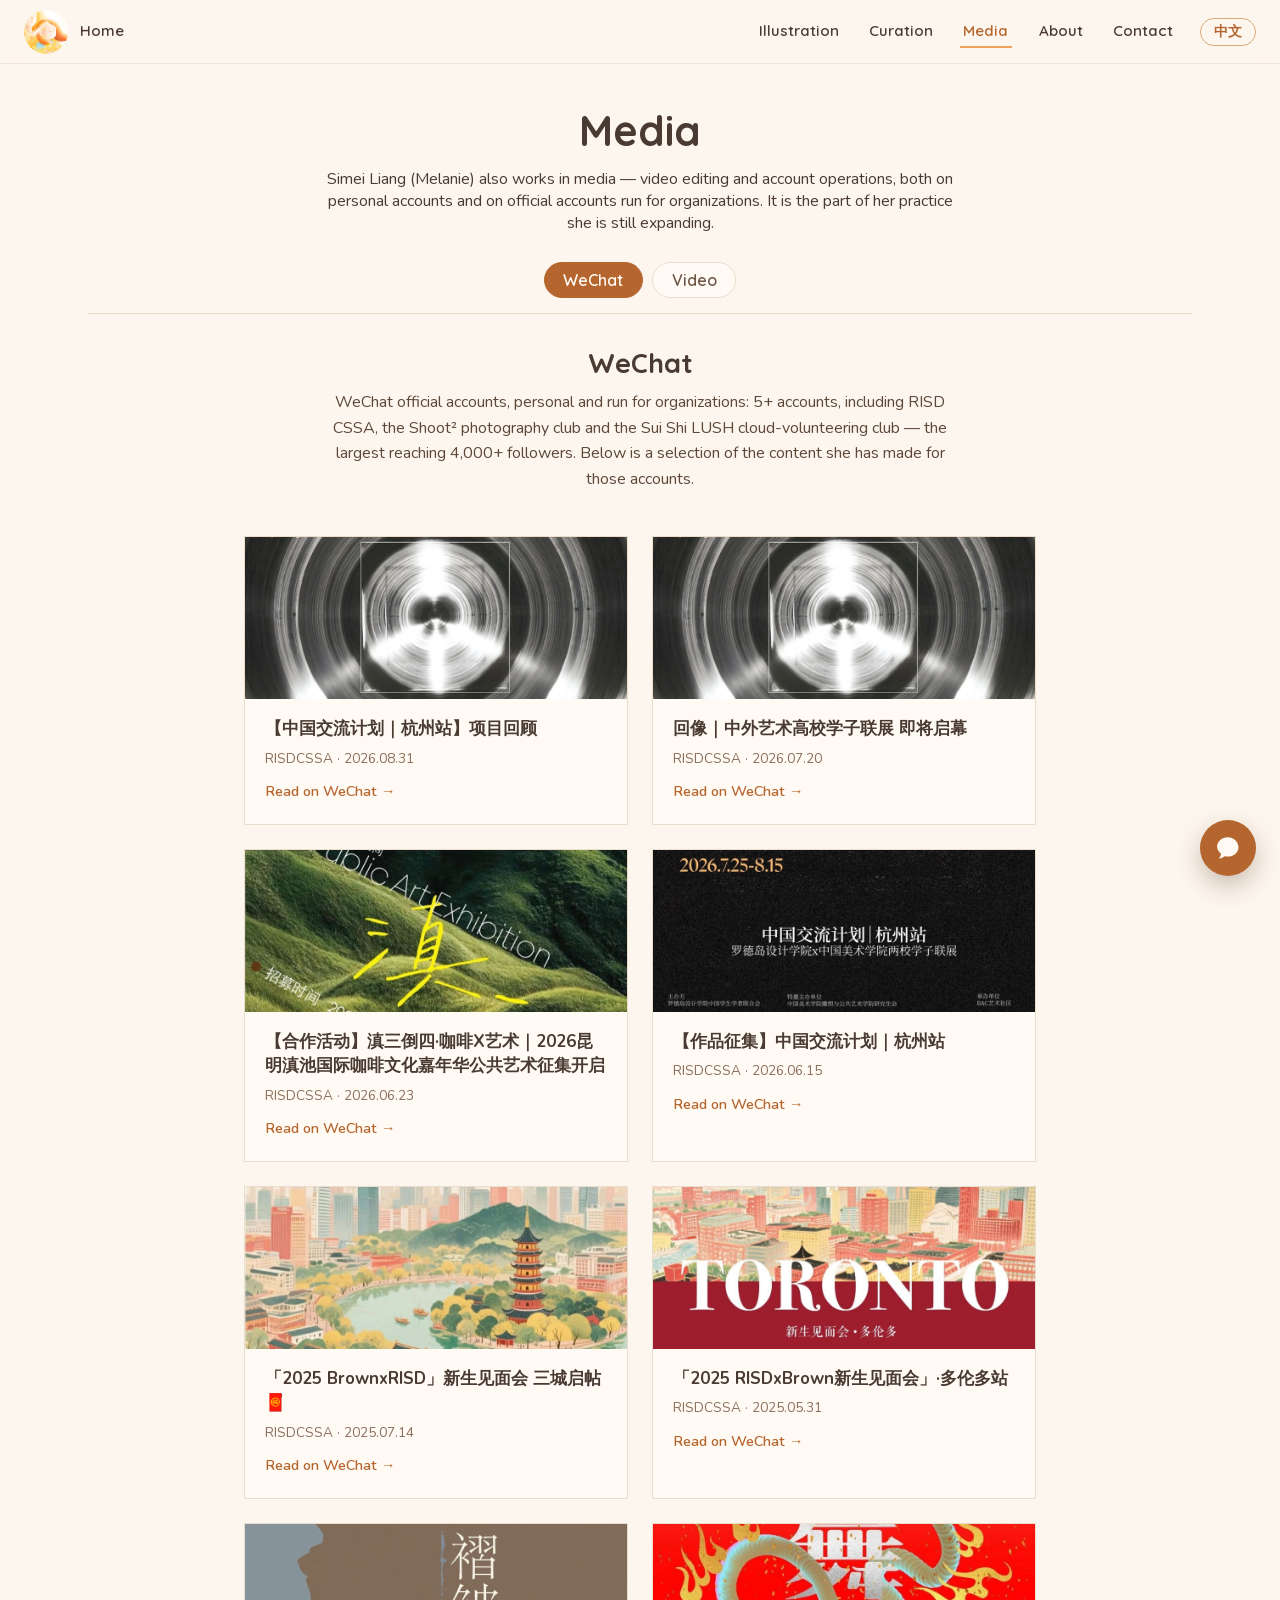
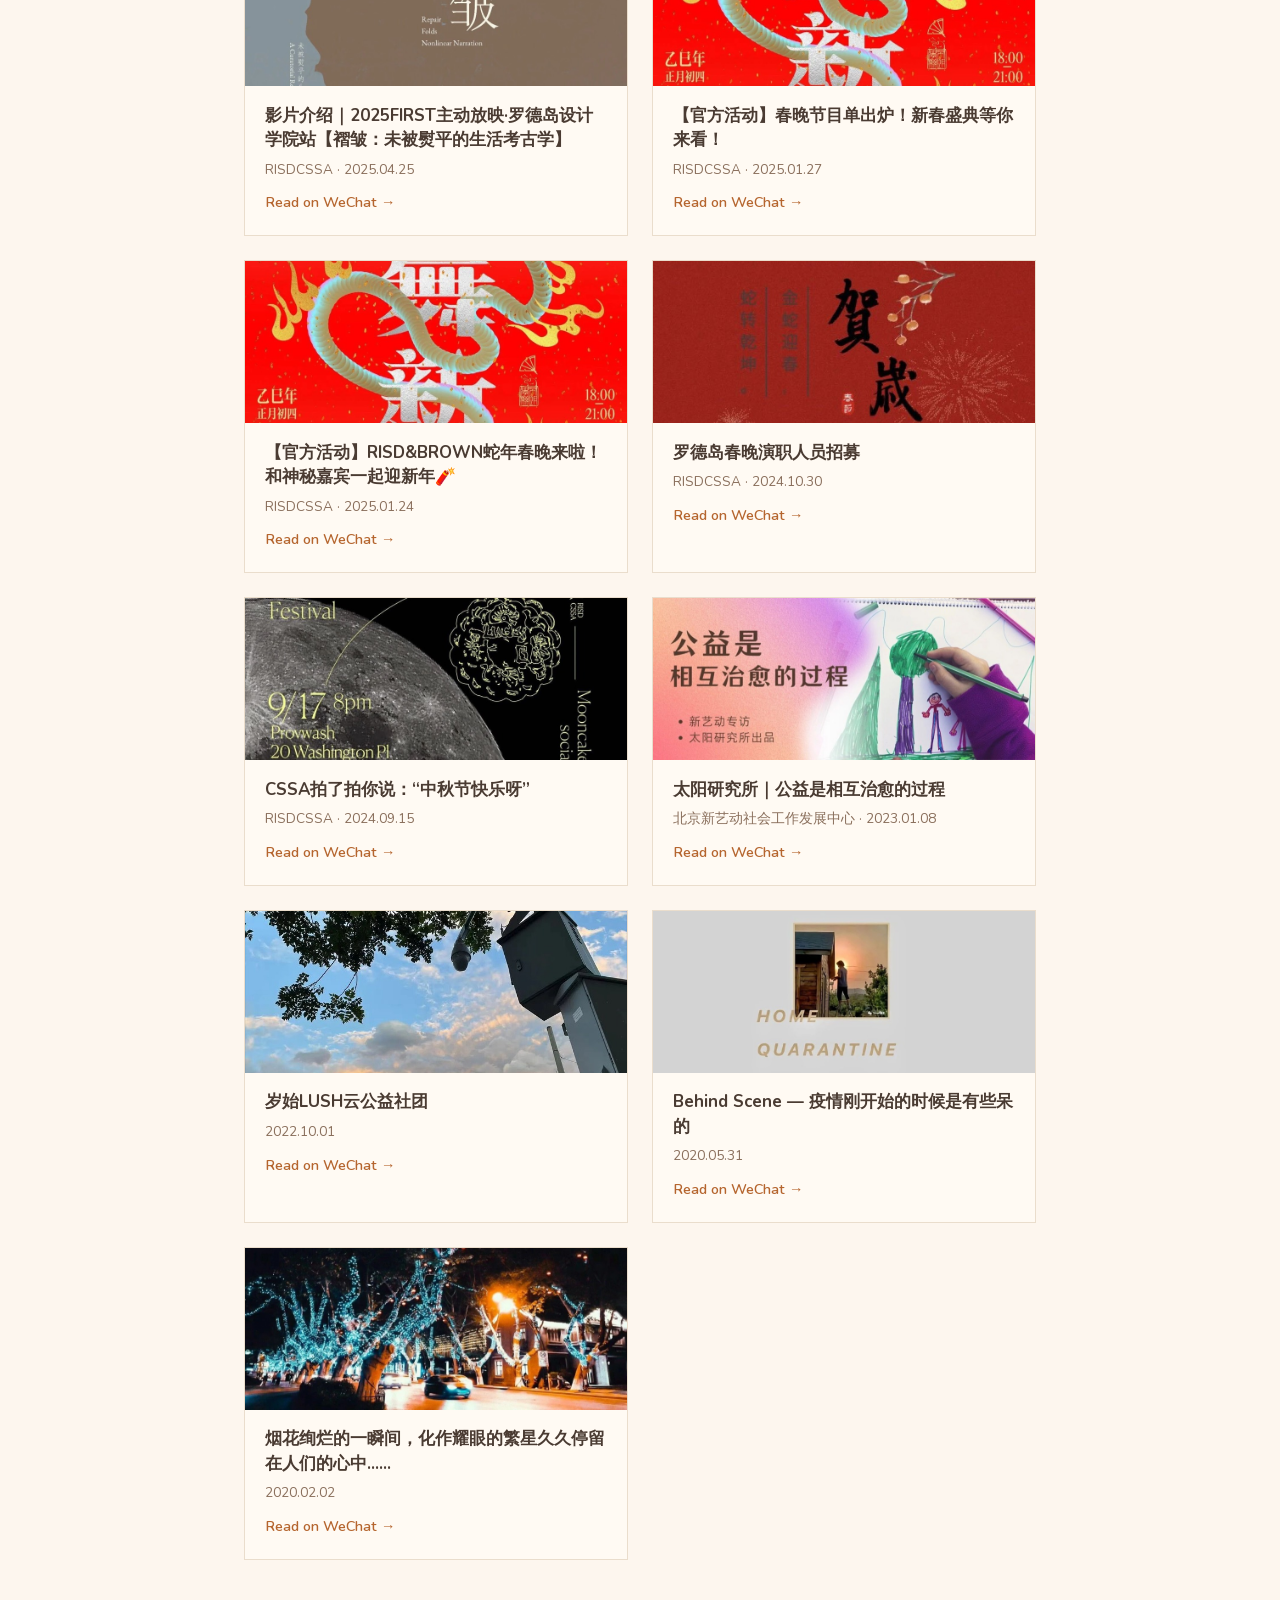
<file: media-wechat.html>
<!DOCTYPE html>
<html lang="en">
<head>
<meta charset="UTF-8">
<meta name="viewport" content="width=device-width, initial-scale=1.0">
<title data-zh="公众号 — Simei Liang (Melanie)">WeChat — Simei Liang (Melanie)</title>
<script>try{if(localStorage.getItem('lang')==='zh'){document.documentElement.lang='zh-CN';var t=document.querySelector('title');t.dataset.en=t.textContent;if(t.dataset.zh)document.title=t.dataset.zh}}catch(e){}try{if(sessionStorage.getItem('slide-in')){sessionStorage.removeItem('slide-in');document.documentElement.classList.add('is-entering')}}catch(e){}</script>
<meta name="description" content="WeChat articles written and produced by Simei Liang (Melanie).">
<meta name="author" content="Simei Liang (Melanie) (Simei Liang)">
<link rel="canonical" href="https://melanie-liang.github.io/media-wechat.html">
<meta property="og:type" content="website">
<meta property="og:site_name" content="Simei Liang (Melanie)">
<meta property="og:title" content="WeChat &mdash; Simei Liang (Melanie)">
<meta property="og:description" content="WeChat articles written and produced by Simei Liang (Melanie).">
<meta property="og:url" content="https://melanie-liang.github.io/media-wechat.html">
<meta property="og:image" content="https://melanie-liang.github.io/assets/landing/illustrator.jpg">
<meta name="twitter:card" content="summary_large_image">
<link rel="icon" type="image/jpeg" href="assets/favicon.jpg">
<link rel="stylesheet" href="css/style.css">
</head>
<body>

<header class="site-nav">
  <a href="index.html" class="nav-logo">
    <img src="assets/logo.jpg" alt="">
    <span class="nav-logo-label"><span data-lang="en">Home</span><span data-lang="zh">首页</span></span>
  </a>
  <nav class="nav-menu" aria-label="Primary">
    <a href="illustration.html" class="nav-link"><span data-lang="en">Illustration</span><span data-lang="zh">插画</span></a>
    <a href="curatorial-work.html" class="nav-link"><span data-lang="en">Curation</span><span data-lang="zh">策展</span></a>
    <a href="media-wechat.html" class="nav-link active"><span data-lang="en">Media</span><span data-lang="zh">传媒</span></a>
    <a href="index.html#illustrator" class="nav-link"><span data-lang="en">About</span><span data-lang="zh">关于</span></a>
    <a href="contact.html" class="nav-link"><span data-lang="en">Contact</span><span data-lang="zh">联系</span></a>
    <button type="button" class="lang-switch" aria-label="Switch language / 切换语言"><span data-lang="en">中文</span><span data-lang="zh">EN</span></button>
  </nav>
</header>

<main class="series-page">
  <div class="section-intro">
    <h1><span data-lang="en">Media</span><span data-lang="zh">传媒</span></h1>
    <p>
      <span data-lang="en">Simei Liang (Melanie) also works in media &mdash; video editing and account operations, both on personal accounts and on official accounts run for organizations. It is the part of her practice she is still expanding.</span><span data-lang="zh">Simei Liang（Melanie）也是媒体人——做视频剪辑与账号运营，既有本人账号，也有代为运营的机构账号。这一部分她仍在持续拓展。</span>
    </p>
  </div>

  <nav class="sub-nav" aria-label="Media">
    <a href="media-wechat.html" class="active"><span data-lang="en">WeChat</span><span data-lang="zh">公众号</span></a>
    <a href="media.html"><span data-lang="en">Video</span><span data-lang="zh">视频</span></a>
  </nav>

  <div class="series-header">
    <h2><span data-lang="en">WeChat</span><span data-lang="zh">公众号</span></h2>
    <p>
      <span data-lang="en">WeChat official accounts, personal and run for organizations: 5+ accounts, including RISD CSSA, the Shoot&sup2; photography club and the Sui Shi LUSH cloud-volunteering club &mdash; the largest reaching 4,000+ followers. Below is a selection of the content she has made for those accounts.</span><span data-lang="zh">公众号运营与内容制作——既有自己创建并运营的账号，也有代为运营的账号；5+ 个公众号，包括 RISD CSSA、Shoot&sup2; 摄影社团、岁始 LUSH 云公益社团等，单个账号最高受到 4000+ 人关注。以下是她为这些账号制作的部分内容。</span>
    </p>
  </div>

  <div class="article-list">
    <a class="article-card" href="https://mp.weixin.qq.com/s/L9Fr_93V_olFfdsjCjpW8Q" target="_blank" rel="noopener">
      <img src="media/wechat/wx-1.jpg" alt="">
      <div class="article-card-text">
        <h3>【中国交流计划｜杭州站】项目回顾</h3>
        <p class="article-meta">RISDCSSA &middot; 2026.08.31</p>
        <span class="article-cue"><span data-lang="en">Read on WeChat &rarr;</span><span data-lang="zh">在微信中阅读 &rarr;</span></span>
      </div>
    </a>
    <a class="article-card" href="https://mp.weixin.qq.com/s/-uLoMGeS-YQMmUx3sEv4OQ" target="_blank" rel="noopener">
      <img src="media/wechat/wx-2.jpg" alt="">
      <div class="article-card-text">
        <h3>回像｜中外艺术高校学子联展 即将启幕</h3>
        <p class="article-meta">RISDCSSA &middot; 2026.07.20</p>
        <span class="article-cue"><span data-lang="en">Read on WeChat &rarr;</span><span data-lang="zh">在微信中阅读 &rarr;</span></span>
      </div>
    </a>
    <a class="article-card" href="https://mp.weixin.qq.com/s/CBctoQrQKQibvIUsDeanCA" target="_blank" rel="noopener">
      <img src="media/wechat/wx-3.jpg" alt="">
      <div class="article-card-text">
        <h3>【合作活动】滇三倒四·咖啡X艺术｜2026昆明滇池国际咖啡文化嘉年华公共艺术征集开启</h3>
        <p class="article-meta">RISDCSSA &middot; 2026.06.23</p>
        <span class="article-cue"><span data-lang="en">Read on WeChat &rarr;</span><span data-lang="zh">在微信中阅读 &rarr;</span></span>
      </div>
    </a>
    <a class="article-card" href="https://mp.weixin.qq.com/s/-rgAnwUsAQqGAKICPX6uqQ" target="_blank" rel="noopener">
      <img src="media/wechat/wx-4.jpg" alt="">
      <div class="article-card-text">
        <h3>【作品征集】中国交流计划｜杭州站</h3>
        <p class="article-meta">RISDCSSA &middot; 2026.06.15</p>
        <span class="article-cue"><span data-lang="en">Read on WeChat &rarr;</span><span data-lang="zh">在微信中阅读 &rarr;</span></span>
      </div>
    </a>
    <a class="article-card" href="https://mp.weixin.qq.com/s/6R5eNchA4gimfiO_Lxibcw" target="_blank" rel="noopener">
      <img src="media/wechat/wx-5.jpg" alt="">
      <div class="article-card-text">
        <h3>「2025 BrownxRISD」新生见面会 三城启帖🧧</h3>
        <p class="article-meta">RISDCSSA &middot; 2025.07.14</p>
        <span class="article-cue"><span data-lang="en">Read on WeChat &rarr;</span><span data-lang="zh">在微信中阅读 &rarr;</span></span>
      </div>
    </a>
    <a class="article-card" href="https://mp.weixin.qq.com/s/SgGCJiqTu2mYWqA6d-XPTg" target="_blank" rel="noopener">
      <img src="media/wechat/wx-6.jpg" alt="">
      <div class="article-card-text">
        <h3>「2025 RISDxBrown新生见面会」·多伦多站</h3>
        <p class="article-meta">RISDCSSA &middot; 2025.05.31</p>
        <span class="article-cue"><span data-lang="en">Read on WeChat &rarr;</span><span data-lang="zh">在微信中阅读 &rarr;</span></span>
      </div>
    </a>
    <a class="article-card" href="https://mp.weixin.qq.com/s/xIwa8YO_xI7caw-BL1K4nQ" target="_blank" rel="noopener">
      <img src="media/wechat/wx-7.jpg" alt="">
      <div class="article-card-text">
        <h3>影片介绍｜2025FIRST主动放映·罗德岛设计学院站【褶皱：未被熨平的生活考古学】</h3>
        <p class="article-meta">RISDCSSA &middot; 2025.04.25</p>
        <span class="article-cue"><span data-lang="en">Read on WeChat &rarr;</span><span data-lang="zh">在微信中阅读 &rarr;</span></span>
      </div>
    </a>
    <a class="article-card" href="https://mp.weixin.qq.com/s/RhPMiSYRw-rG3IAbFkr60g" target="_blank" rel="noopener">
      <img src="media/wechat/wx-8.jpg" alt="">
      <div class="article-card-text">
        <h3>【官方活动】春晚节目单出炉！新春盛典等你来看！</h3>
        <p class="article-meta">RISDCSSA &middot; 2025.01.27</p>
        <span class="article-cue"><span data-lang="en">Read on WeChat &rarr;</span><span data-lang="zh">在微信中阅读 &rarr;</span></span>
      </div>
    </a>
    <a class="article-card" href="https://mp.weixin.qq.com/s/3TCceR0lBmHYNABHgVQb8Q" target="_blank" rel="noopener">
      <img src="media/wechat/wx-9.jpg" alt="">
      <div class="article-card-text">
        <h3>【官方活动】RISD&amp;BROWN蛇年春晚来啦！和神秘嘉宾一起迎新年🧨  </h3>
        <p class="article-meta">RISDCSSA &middot; 2025.01.24</p>
        <span class="article-cue"><span data-lang="en">Read on WeChat &rarr;</span><span data-lang="zh">在微信中阅读 &rarr;</span></span>
      </div>
    </a>
    <a class="article-card" href="https://mp.weixin.qq.com/s/45SOfwgg6UrGZctTkd12Mw" target="_blank" rel="noopener">
      <img src="media/wechat/wx-10.jpg" alt="">
      <div class="article-card-text">
        <h3>罗德岛春晚演职人员招募</h3>
        <p class="article-meta">RISDCSSA &middot; 2024.10.30</p>
        <span class="article-cue"><span data-lang="en">Read on WeChat &rarr;</span><span data-lang="zh">在微信中阅读 &rarr;</span></span>
      </div>
    </a>
    <a class="article-card" href="https://mp.weixin.qq.com/s/5Nft8mBBwZoS1Xyh1ZQA9Q" target="_blank" rel="noopener">
      <img src="media/wechat/wx-11.jpg" alt="">
      <div class="article-card-text">
        <h3>CSSA拍了拍你说：“中秋节快乐呀”</h3>
        <p class="article-meta">RISDCSSA &middot; 2024.09.15</p>
        <span class="article-cue"><span data-lang="en">Read on WeChat &rarr;</span><span data-lang="zh">在微信中阅读 &rarr;</span></span>
      </div>
    </a>
    <a class="article-card" href="https://mp.weixin.qq.com/s/M-m8Czy5EO-v5RP95iU21w" target="_blank" rel="noopener">
      <img src="media/wechat/wx-12.jpg" alt="">
      <div class="article-card-text">
        <h3>太阳研究所｜公益是相互治愈的过程</h3>
        <p class="article-meta">北京新艺动社会工作发展中心 &middot; 2023.01.08</p>
        <span class="article-cue"><span data-lang="en">Read on WeChat &rarr;</span><span data-lang="zh">在微信中阅读 &rarr;</span></span>
      </div>
    </a>
    <a class="article-card" href="https://mp.weixin.qq.com/s/OZdQffh_n13p-iRHaF3quA" target="_blank" rel="noopener">
      <img src="media/wechat/wx-13.jpg" alt="">
      <div class="article-card-text">
        <h3>岁始LUSH云公益社团</h3>
        <p class="article-meta">2022.10.01</p>
        <span class="article-cue"><span data-lang="en">Read on WeChat &rarr;</span><span data-lang="zh">在微信中阅读 &rarr;</span></span>
      </div>
    </a>
    <a class="article-card" href="https://mp.weixin.qq.com/s/GunrXYEo68PsRKqIuI9s0A" target="_blank" rel="noopener">
      <img src="media/wechat/wx-14.jpg" alt="">
      <div class="article-card-text">
        <h3>Behind Scene — 疫情刚开始的时候是有些呆的</h3>
        <p class="article-meta">2020.05.31</p>
        <span class="article-cue"><span data-lang="en">Read on WeChat &rarr;</span><span data-lang="zh">在微信中阅读 &rarr;</span></span>
      </div>
    </a>
    <a class="article-card" href="https://mp.weixin.qq.com/s/L6Tq-tlaforncxL9FnDeTg" target="_blank" rel="noopener">
      <img src="media/wechat/wx-15.jpg" alt="">
      <div class="article-card-text">
        <h3>烟花绚烂的一瞬间，化作耀眼的繁星久久停留在人们的心中......</h3>
        <p class="article-meta">2020.02.02</p>
        <span class="article-cue"><span data-lang="en">Read on WeChat &rarr;</span><span data-lang="zh">在微信中阅读 &rarr;</span></span>
      </div>
    </a>
  </div>

</main>

<button id="chat-button" class="chat-fab" type="button" aria-haspopup="dialog" aria-controls="chat-modal" aria-label="Open contact form">
  <svg viewBox="0 0 24 24" aria-hidden="true"><path fill="currentColor" d="M12 2C6.48 2 2 5.94 2 10.8c0 2.77 1.44 5.24 3.7 6.86-.12.9-.53 2.24-1.55 3.6a.5.5 0 0 0 .58.77c1.9-.62 3.42-1.5 4.4-2.2.9.24 1.86.37 2.87.37 5.52 0 10-3.94 10-8.8S17.52 2 12 2z"/></svg>
</button>

<div id="chat-modal" class="chat-modal" role="dialog" aria-modal="true" aria-labelledby="chat-modal-title" hidden>
  <div class="chat-modal-backdrop"></div>
  <div class="chat-modal-panel">
    <button class="chat-modal-close" type="button" aria-label="Close">&times;</button>
    <h2 id="chat-modal-title"><span data-lang="en">Say hello</span><span data-lang="zh">打个招呼</span></h2>
    <p><span data-lang="en">Send Simei Liang a quick note and she'll get back to you.</span><span data-lang="zh">给 Simei Liang 留个言，她会尽快回复你。</span></p>
    <form id="chat-form" class="chat-form">
      <input type="checkbox" name="botcheck" class="chat-form-honeypot" tabindex="-1" autocomplete="off">
      <div class="chat-field">
        <label for="chat-name"><span data-lang="en">Name</span><span data-lang="zh">姓名</span></label>
        <input type="text" id="chat-name" name="name" required>
      </div>
      <div class="chat-field">
        <label for="chat-email"><span data-lang="en">Email</span><span data-lang="zh">邮箱</span></label>
        <input type="email" id="chat-email" name="email" required>
      </div>
      <div class="chat-field">
        <label for="chat-message"><span data-lang="en">Message</span><span data-lang="zh">留言</span></label>
        <textarea id="chat-message" name="message" rows="4" required></textarea>
      </div>
      <button type="submit" class="chat-form-submit"><span data-lang="en">Send Message</span><span data-lang="zh">发送</span></button>
      <p class="chat-form-status" aria-live="polite"></p>
    </form>
  </div>
</div>

<script src="js/site-config.js"></script>
<script src="js/series-data.js"></script>
<script src="js/main.js"></script>
</body>
</html>
</file>
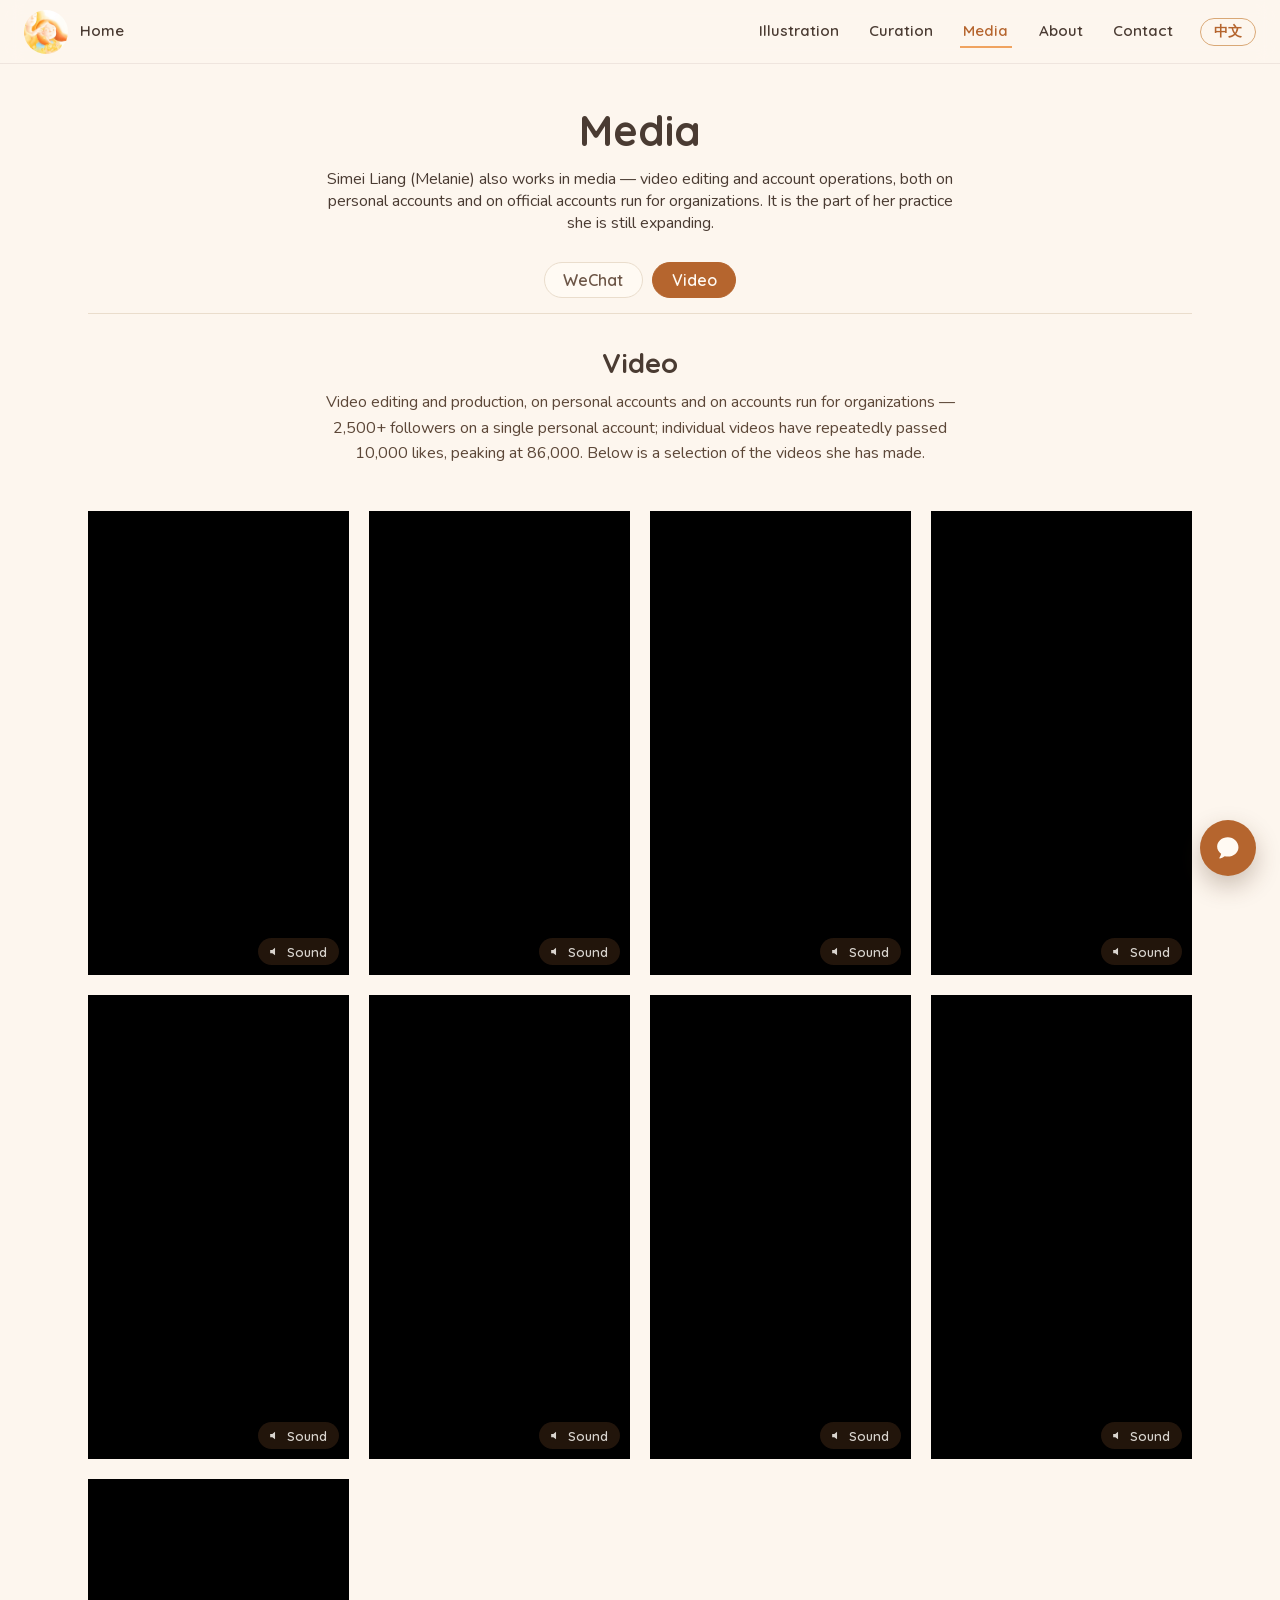
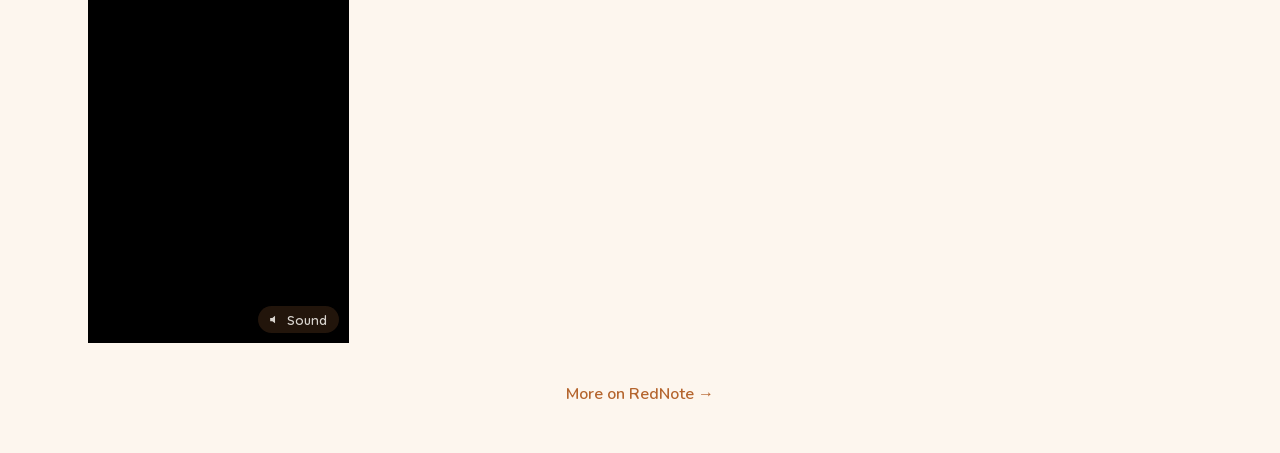
<file: media.html>
<!DOCTYPE html>
<html lang="en">
<head>
<meta charset="UTF-8">
<meta name="viewport" content="width=device-width, initial-scale=1.0">
<title data-zh="传媒 — Simei Liang (Melanie)">Media — Simei Liang (Melanie)</title>
<script>try{if(localStorage.getItem('lang')==='zh'){document.documentElement.lang='zh-CN';var t=document.querySelector('title');t.dataset.en=t.textContent;if(t.dataset.zh)document.title=t.dataset.zh}}catch(e){}try{if(sessionStorage.getItem('slide-in')){sessionStorage.removeItem('slide-in');document.documentElement.classList.add('is-entering')}}catch(e){}</script>
<meta name="description" content="Short videos by Simei Liang (Melanie), illustrator and curator.">
<meta name="author" content="Simei Liang (Melanie) (Simei Liang)">
<link rel="canonical" href="https://melanie-liang.github.io/media.html">
<meta property="og:type" content="website">
<meta property="og:site_name" content="Simei Liang (Melanie)">
<meta property="og:title" content="Media &mdash; Simei Liang (Melanie)">
<meta property="og:description" content="Short videos by Simei Liang (Melanie), illustrator and curator.">
<meta property="og:url" content="https://melanie-liang.github.io/media.html">
<meta property="og:image" content="https://melanie-liang.github.io/assets/landing/illustrator.jpg">
<meta name="twitter:card" content="summary_large_image">
<link rel="icon" type="image/jpeg" href="assets/favicon.jpg">
<link rel="stylesheet" href="css/style.css">
</head>
<body>

<header class="site-nav">
  <a href="index.html" class="nav-logo">
    <img src="assets/logo.jpg" alt="">
    <span class="nav-logo-label"><span data-lang="en">Home</span><span data-lang="zh">首页</span></span>
  </a>
  <nav class="nav-menu" aria-label="Primary">
    <a href="illustration.html" class="nav-link"><span data-lang="en">Illustration</span><span data-lang="zh">插画</span></a>
    <a href="curatorial-work.html" class="nav-link"><span data-lang="en">Curation</span><span data-lang="zh">策展</span></a>
    <a href="media-wechat.html" class="nav-link active"><span data-lang="en">Media</span><span data-lang="zh">传媒</span></a>
    <a href="index.html#illustrator" class="nav-link"><span data-lang="en">About</span><span data-lang="zh">关于</span></a>
    <a href="contact.html" class="nav-link"><span data-lang="en">Contact</span><span data-lang="zh">联系</span></a>
    <button type="button" class="lang-switch" aria-label="Switch language / 切换语言"><span data-lang="en">中文</span><span data-lang="zh">EN</span></button>
  </nav>
</header>

<main class="series-page">
  <div class="section-intro">
    <h1><span data-lang="en">Media</span><span data-lang="zh">传媒</span></h1>
    <p>
      <span data-lang="en">Simei Liang (Melanie) also works in media &mdash; video editing and account operations, both on personal accounts and on official accounts run for organizations. It is the part of her practice she is still expanding.</span><span data-lang="zh">Simei Liang（Melanie）也是媒体人——做视频剪辑与账号运营，既有本人账号，也有代为运营的机构账号。这一部分她仍在持续拓展。</span>
    </p>
  </div>

  <nav class="sub-nav" aria-label="Media">
    <a href="media-wechat.html"><span data-lang="en">WeChat</span><span data-lang="zh">公众号</span></a>
    <a href="media.html" class="active"><span data-lang="en">Video</span><span data-lang="zh">视频</span></a>
  </nav>

  <div class="series-header">
    <h2><span data-lang="en">Video</span><span data-lang="zh">视频</span></h2>
    <p>
      <span data-lang="en">Video editing and production, on personal accounts and on accounts run for organizations &mdash; 2,500+ followers on a single personal account; individual videos have repeatedly passed 10,000 likes, peaking at 86,000. Below is a selection of the videos she has made.</span><span data-lang="zh">视频剪辑与制作——既有自己的账号，也有代为运营的账号。本人账号单账号 2500+ 粉丝，多条视频点赞破万，最高单条 8.6 万。以下是她制作的部分视频内容。</span>
    </p>
  </div>

  <div class="video-grid">
    <figure class="video-tile">
      <video src="media/v-1.mp4" muted loop playsinline preload="metadata"></video>
      <button class="video-sound" type="button" aria-pressed="false">
        <span class="video-sound-icon" aria-hidden="true"></span>
        <span class="video-sound-label"><span data-lang="en">Sound</span><span data-lang="zh">声音</span></span>
      </button>
    </figure>
    <figure class="video-tile">
      <video src="media/v-2.mp4" muted loop playsinline preload="metadata"></video>
      <button class="video-sound" type="button" aria-pressed="false">
        <span class="video-sound-icon" aria-hidden="true"></span>
        <span class="video-sound-label"><span data-lang="en">Sound</span><span data-lang="zh">声音</span></span>
      </button>
    </figure>
    <figure class="video-tile">
      <video src="media/v-3.mp4" muted loop playsinline preload="metadata"></video>
      <button class="video-sound" type="button" aria-pressed="false">
        <span class="video-sound-icon" aria-hidden="true"></span>
        <span class="video-sound-label"><span data-lang="en">Sound</span><span data-lang="zh">声音</span></span>
      </button>
    </figure>
    <figure class="video-tile">
      <video src="media/v-4.mp4" muted loop playsinline preload="metadata"></video>
      <button class="video-sound" type="button" aria-pressed="false">
        <span class="video-sound-icon" aria-hidden="true"></span>
        <span class="video-sound-label"><span data-lang="en">Sound</span><span data-lang="zh">声音</span></span>
      </button>
    </figure>
    <figure class="video-tile">
      <video src="media/v-5.mp4" muted loop playsinline preload="metadata"></video>
      <button class="video-sound" type="button" aria-pressed="false">
        <span class="video-sound-icon" aria-hidden="true"></span>
        <span class="video-sound-label"><span data-lang="en">Sound</span><span data-lang="zh">声音</span></span>
      </button>
    </figure>
    <figure class="video-tile">
      <video src="media/v-6.mp4" muted loop playsinline preload="metadata"></video>
      <button class="video-sound" type="button" aria-pressed="false">
        <span class="video-sound-icon" aria-hidden="true"></span>
        <span class="video-sound-label"><span data-lang="en">Sound</span><span data-lang="zh">声音</span></span>
      </button>
    </figure>
    <figure class="video-tile">
      <video src="media/v-7.mp4" muted loop playsinline preload="metadata"></video>
      <button class="video-sound" type="button" aria-pressed="false">
        <span class="video-sound-icon" aria-hidden="true"></span>
        <span class="video-sound-label"><span data-lang="en">Sound</span><span data-lang="zh">声音</span></span>
      </button>
    </figure>
    <figure class="video-tile">
      <video src="media/v-8.mp4" muted loop playsinline preload="metadata"></video>
      <button class="video-sound" type="button" aria-pressed="false">
        <span class="video-sound-icon" aria-hidden="true"></span>
        <span class="video-sound-label"><span data-lang="en">Sound</span><span data-lang="zh">声音</span></span>
      </button>
    </figure>
    <figure class="video-tile">
      <video src="media/v-9.mp4" muted loop playsinline preload="metadata"></video>
      <button class="video-sound" type="button" aria-pressed="false">
        <span class="video-sound-icon" aria-hidden="true"></span>
        <span class="video-sound-label"><span data-lang="en">Sound</span><span data-lang="zh">声音</span></span>
      </button>
    </figure>
  </div>

  <p class="video-more">
    <a href="https://xhslink.cn/o/6hbYANFSyTD" target="_blank" rel="noopener"><span data-lang="en">More on RedNote &rarr;</span><span data-lang="zh">在小红书看更多 &rarr;</span></a>
  </p>
</main>

<button id="chat-button" class="chat-fab" type="button" aria-haspopup="dialog" aria-controls="chat-modal" aria-label="Open contact form">
  <svg viewBox="0 0 24 24" aria-hidden="true"><path fill="currentColor" d="M12 2C6.48 2 2 5.94 2 10.8c0 2.77 1.44 5.24 3.7 6.86-.12.9-.53 2.24-1.55 3.6a.5.5 0 0 0 .58.77c1.9-.62 3.42-1.5 4.4-2.2.9.24 1.86.37 2.87.37 5.52 0 10-3.94 10-8.8S17.52 2 12 2z"/></svg>
</button>

<div id="chat-modal" class="chat-modal" role="dialog" aria-modal="true" aria-labelledby="chat-modal-title" hidden>
  <div class="chat-modal-backdrop"></div>
  <div class="chat-modal-panel">
    <button class="chat-modal-close" type="button" aria-label="Close">&times;</button>
    <h2 id="chat-modal-title"><span data-lang="en">Say hello</span><span data-lang="zh">打个招呼</span></h2>
    <p><span data-lang="en">Send Simei Liang a quick note and she'll get back to you.</span><span data-lang="zh">给 Simei Liang 留个言，她会尽快回复你。</span></p>
    <form id="chat-form" class="chat-form">
      <input type="checkbox" name="botcheck" class="chat-form-honeypot" tabindex="-1" autocomplete="off">
      <div class="chat-field">
        <label for="chat-name"><span data-lang="en">Name</span><span data-lang="zh">姓名</span></label>
        <input type="text" id="chat-name" name="name" required>
      </div>
      <div class="chat-field">
        <label for="chat-email"><span data-lang="en">Email</span><span data-lang="zh">邮箱</span></label>
        <input type="email" id="chat-email" name="email" required>
      </div>
      <div class="chat-field">
        <label for="chat-message"><span data-lang="en">Message</span><span data-lang="zh">留言</span></label>
        <textarea id="chat-message" name="message" rows="4" required></textarea>
      </div>
      <button type="submit" class="chat-form-submit"><span data-lang="en">Send Message</span><span data-lang="zh">发送</span></button>
      <p class="chat-form-status" aria-live="polite"></p>
    </form>
  </div>
</div>

<script src="js/site-config.js"></script>
<script src="js/series-data.js"></script>
<script src="js/main.js"></script>
</body>
</html>
</file>
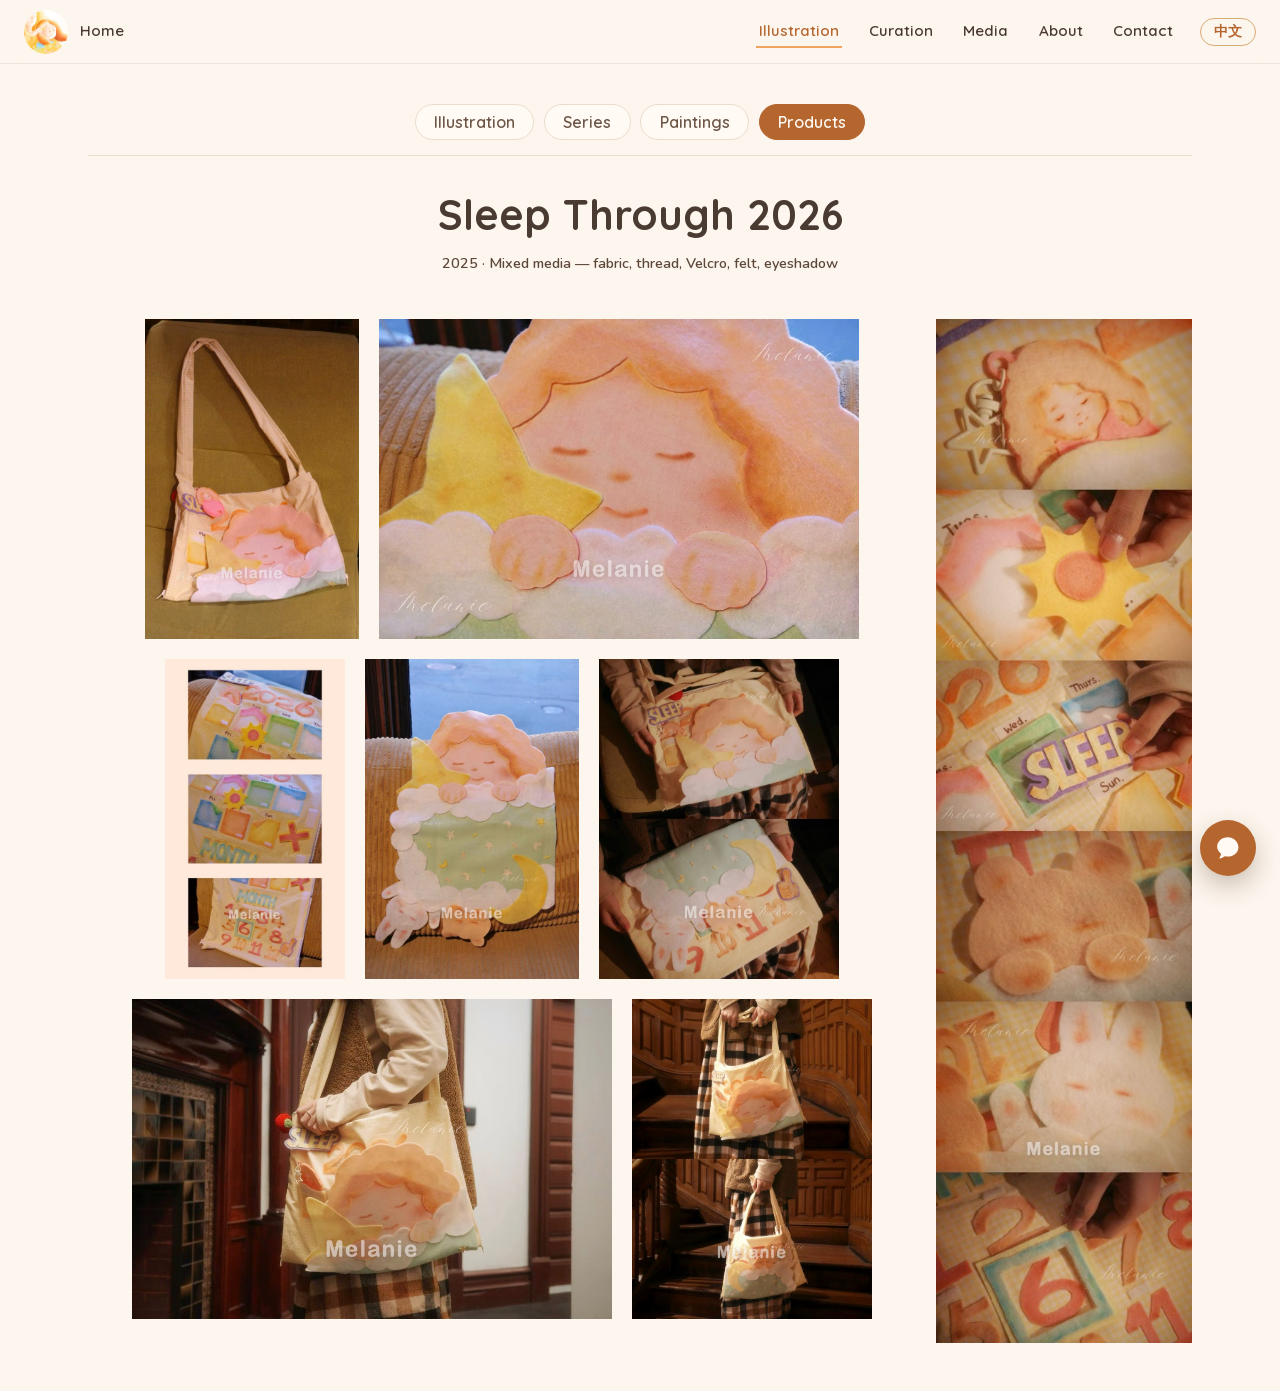
<file: mixed-media.html>
<!DOCTYPE html>
<html lang="en">
<head>
<meta charset="UTF-8">
<meta name="viewport" content="width=device-width, initial-scale=1.0">
<title data-zh="产品 — Simei Liang (Melanie)">Products — Simei Liang (Melanie)</title>
<script>try{if(localStorage.getItem('lang')==='zh'){document.documentElement.lang='zh-CN';var t=document.querySelector('title');t.dataset.en=t.textContent;if(t.dataset.zh)document.title=t.dataset.zh}}catch(e){}try{if(sessionStorage.getItem('slide-in')){sessionStorage.removeItem('slide-in');document.documentElement.classList.add('is-entering')}}catch(e){}</script>
<meta name="description" content="Sleep Through 2026, a mixed-media work by Simei Liang (Melanie).">
<meta name="author" content="Simei Liang (Melanie) (Simei Liang)">
<link rel="canonical" href="https://melanie-liang.github.io/mixed-media.html">
<meta property="og:type" content="website">
<meta property="og:site_name" content="Simei Liang (Melanie)">
<meta property="og:title" content="Products — Simei Liang (Melanie)">
<meta property="og:description" content="Sleep Through 2026, a mixed-media work by Simei Liang (Melanie).">
<meta property="og:url" content="https://melanie-liang.github.io/mixed-media.html">
<meta property="og:image" content="https://melanie-liang.github.io/assets/landing/illustrator.jpg">
<meta name="twitter:card" content="summary_large_image">
<link rel="icon" type="image/jpeg" href="assets/favicon.jpg">
<link rel="stylesheet" href="css/style.css">
</head>
<body>

<header class="site-nav">
  <a href="index.html" class="nav-logo">
    <img src="assets/logo.jpg" alt="">
    <span class="nav-logo-label"><span data-lang="en">Home</span><span data-lang="zh">首页</span></span>
  </a>
  <nav class="nav-menu" aria-label="Primary">
    <a href="illustration.html" class="nav-link active"><span data-lang="en">Illustration</span><span data-lang="zh">插画</span></a>
    <a href="curatorial-work.html" class="nav-link"><span data-lang="en">Curation</span><span data-lang="zh">策展</span></a>
    <a href="media-wechat.html" class="nav-link"><span data-lang="en">Media</span><span data-lang="zh">传媒</span></a>
    <a href="index.html#illustrator" class="nav-link"><span data-lang="en">About</span><span data-lang="zh">关于</span></a>
    <a href="contact.html" class="nav-link"><span data-lang="en">Contact</span><span data-lang="zh">联系</span></a>
    <button type="button" class="lang-switch" aria-label="Switch language / 切换语言"><span data-lang="en">中文</span><span data-lang="zh">EN</span></button>
  </nav>
</header>

<main class="series-page">
  <nav class="sub-nav" aria-label="Illustration">
    <a href="illustration.html"><span data-lang="en">Illustration</span><span data-lang="zh">插画</span></a>
    <a href="series.html"><span data-lang="en">Series</span><span data-lang="zh">系列</span></a>
    <a href="paintings.html"><span data-lang="en">Paintings</span><span data-lang="zh">油画</span></a>
    <a href="mixed-media.html" class="active"><span data-lang="en">Products</span><span data-lang="zh">产品</span></a>
  </nav>

  <div class="series-header">
    <h1>Sleep Through 2026</h1>
    <p class="work-meta"><span data-lang="en">2025 &middot; Mixed media &mdash; fabric, thread, Velcro, felt, eyeshadow</span><span data-lang="zh">2025 &middot; 综合材料 &mdash; 布料、线、魔术贴、不织布、眼影</span></p>
  </div>

  <div class="art-grid art-grid--mixed">
    <div class="mixed-main">
      <figure class="art-tile">
        <img src="Art series/Mixed Media/mm-1.jpg" alt="Sleep Through 2026">
      </figure>

      <figure class="art-tile">
        <img src="Art series/Mixed Media/mm-3.jpg" alt="Sleep Through 2026">
      </figure>

      <figure class="art-tile">
        <img src="Art series/Mixed Media/mm-4.jpg" alt="Sleep Through 2026">
      </figure>

      <figure class="art-tile">
        <img src="Art series/Mixed Media/mm-5.jpg" alt="Sleep Through 2026">
      </figure>

      <figure class="art-tile">
        <img src="Art series/Mixed Media/mm-6.jpg" alt="Sleep Through 2026">
      </figure>

      <figure class="art-tile">
        <img src="Art series/Mixed Media/mm-7.jpg" alt="Sleep Through 2026">
      </figure>

      <figure class="art-tile">
        <img src="Art series/Mixed Media/mm-8.jpg" alt="Sleep Through 2026">
      </figure>
    </div>

    <div class="mixed-side">
      <figure class="art-tile">
        <img src="Art series/Mixed Media/mm-2.jpg" alt="Sleep Through 2026">
      </figure>
    </div>
  </div>

</main>

<button id="chat-button" class="chat-fab" type="button" aria-haspopup="dialog" aria-controls="chat-modal" aria-label="Open contact form">
  <svg viewBox="0 0 24 24" aria-hidden="true"><path fill="currentColor" d="M12 2C6.48 2 2 5.94 2 10.8c0 2.77 1.44 5.24 3.7 6.86-.12.9-.53 2.24-1.55 3.6a.5.5 0 0 0 .58.77c1.9-.62 3.42-1.5 4.4-2.2.9.24 1.86.37 2.87.37 5.52 0 10-3.94 10-8.8S17.52 2 12 2z"/></svg>
</button>

<div id="chat-modal" class="chat-modal" role="dialog" aria-modal="true" aria-labelledby="chat-modal-title" hidden>
  <div class="chat-modal-backdrop"></div>
  <div class="chat-modal-panel">
    <button class="chat-modal-close" type="button" aria-label="Close">&times;</button>
    <h2 id="chat-modal-title"><span data-lang="en">Say hello</span><span data-lang="zh">打个招呼</span></h2>
    <p><span data-lang="en">Send Simei Liang a quick note and she'll get back to you.</span><span data-lang="zh">给 Simei Liang 留个言，她会尽快回复你。</span></p>
    <form id="chat-form" class="chat-form">
      <input type="checkbox" name="botcheck" class="chat-form-honeypot" tabindex="-1" autocomplete="off">
      <div class="chat-field">
        <label for="chat-name"><span data-lang="en">Name</span><span data-lang="zh">姓名</span></label>
        <input type="text" id="chat-name" name="name" required>
      </div>
      <div class="chat-field">
        <label for="chat-email"><span data-lang="en">Email</span><span data-lang="zh">邮箱</span></label>
        <input type="email" id="chat-email" name="email" required>
      </div>
      <div class="chat-field">
        <label for="chat-message"><span data-lang="en">Message</span><span data-lang="zh">留言</span></label>
        <textarea id="chat-message" name="message" rows="4" required></textarea>
      </div>
      <button type="submit" class="chat-form-submit"><span data-lang="en">Send Message</span><span data-lang="zh">发送</span></button>
      <p class="chat-form-status" aria-live="polite"></p>
    </form>
  </div>
</div>

<script src="js/site-config.js"></script>
<script src="js/series-data.js"></script>
<script src="js/main.js"></script>
</body>
</html>
</file>
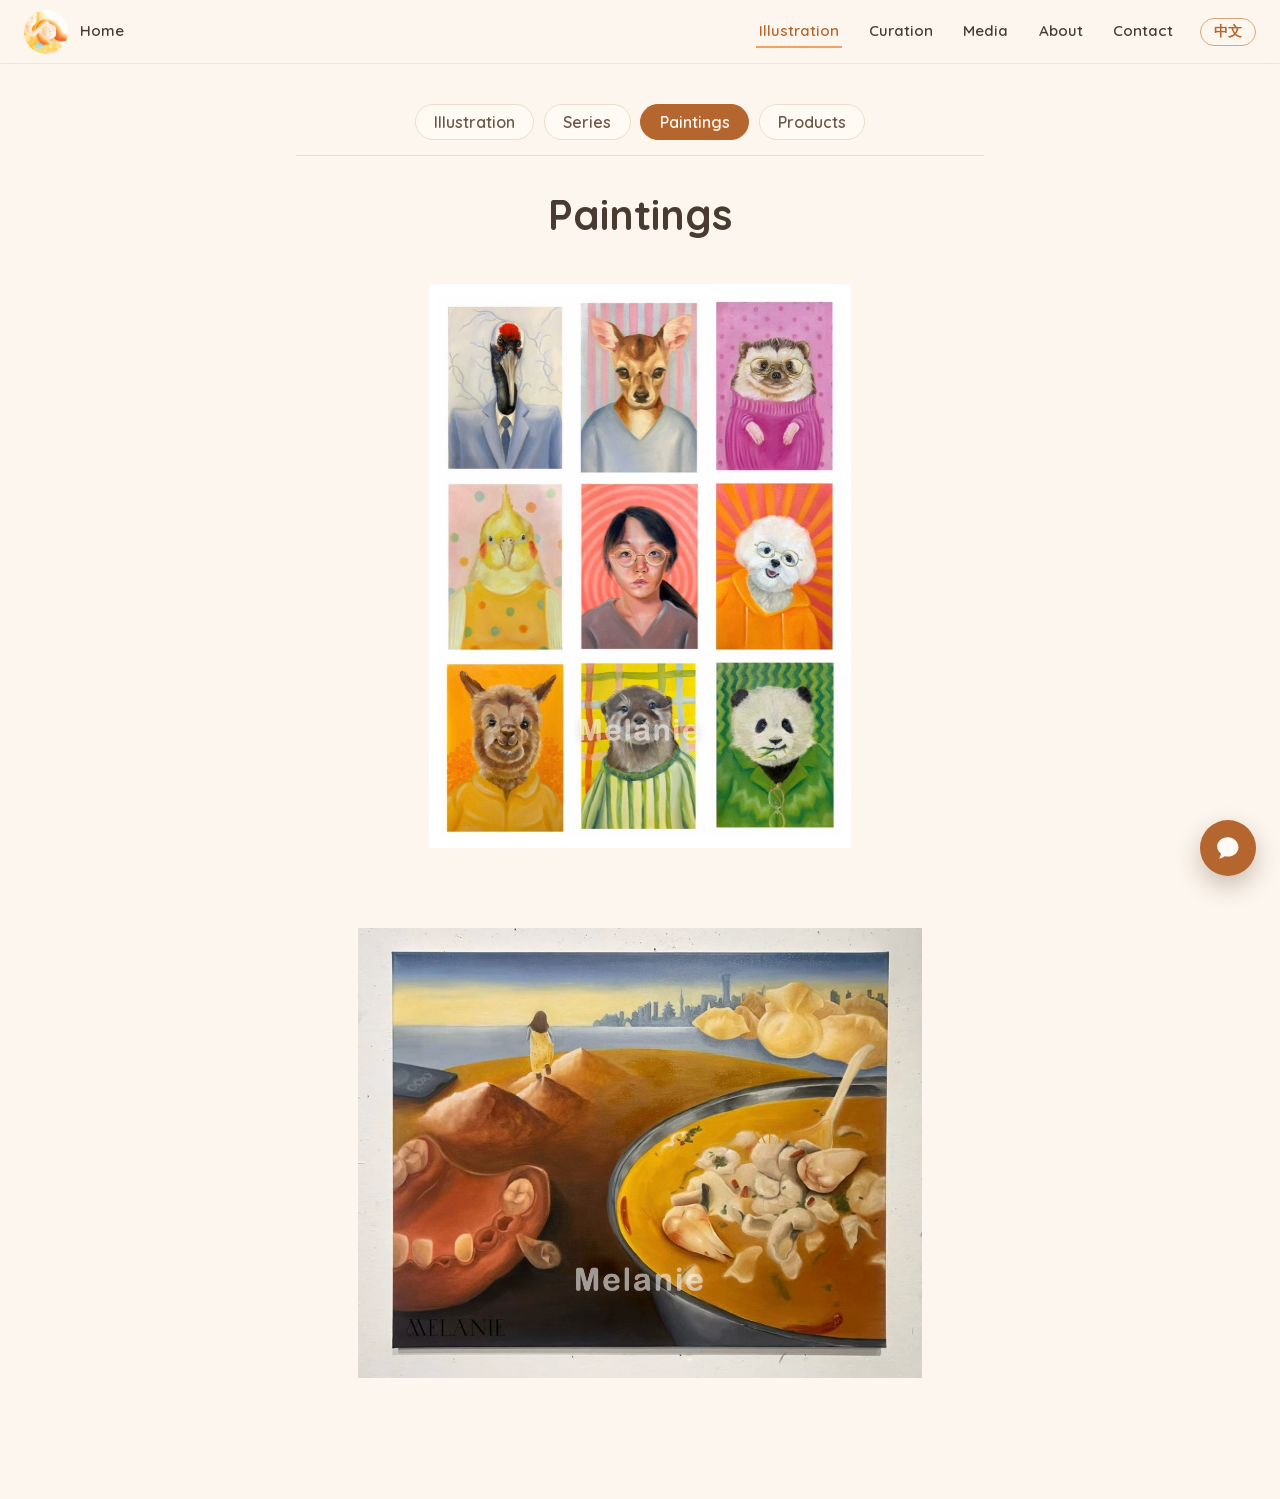
<file: paintings.html>
<!DOCTYPE html>
<html lang="en">
<head>
<meta charset="UTF-8">
<meta name="viewport" content="width=device-width, initial-scale=1.0">
<title data-zh="油画 — Simei Liang (Melanie)">Paintings — Simei Liang (Melanie)</title>
<script>try{if(localStorage.getItem('lang')==='zh'){document.documentElement.lang='zh-CN';var t=document.querySelector('title');t.dataset.en=t.textContent;if(t.dataset.zh)document.title=t.dataset.zh}}catch(e){}try{if(sessionStorage.getItem('slide-in')){sessionStorage.removeItem('slide-in');document.documentElement.classList.add('is-entering')}}catch(e){}</script>
<meta name="description" content="Oil paintings by Simei Liang (Melanie), RISD illustrator and curator.">
<meta name="author" content="Simei Liang (Melanie) (Simei Liang)">
<link rel="canonical" href="https://melanie-liang.github.io/paintings.html">
<meta property="og:type" content="website">
<meta property="og:site_name" content="Simei Liang (Melanie)">
<meta property="og:title" content="Paintings — Simei Liang (Melanie)">
<meta property="og:description" content="Oil paintings by Simei Liang (Melanie), RISD illustrator and curator.">
<meta property="og:url" content="https://melanie-liang.github.io/paintings.html">
<meta property="og:image" content="https://melanie-liang.github.io/assets/landing/illustrator.jpg">
<meta name="twitter:card" content="summary_large_image">
<link rel="icon" type="image/jpeg" href="assets/favicon.jpg">
<link rel="stylesheet" href="css/style.css">
</head>
<body>

<header class="site-nav">
  <a href="index.html" class="nav-logo">
    <img src="assets/logo.jpg" alt="">
    <span class="nav-logo-label"><span data-lang="en">Home</span><span data-lang="zh">首页</span></span>
  </a>
  <nav class="nav-menu" aria-label="Primary">
    <a href="illustration.html" class="nav-link active"><span data-lang="en">Illustration</span><span data-lang="zh">插画</span></a>
    <a href="curatorial-work.html" class="nav-link"><span data-lang="en">Curation</span><span data-lang="zh">策展</span></a>
    <a href="media-wechat.html" class="nav-link"><span data-lang="en">Media</span><span data-lang="zh">传媒</span></a>
    <a href="index.html#illustrator" class="nav-link"><span data-lang="en">About</span><span data-lang="zh">关于</span></a>
    <a href="contact.html" class="nav-link"><span data-lang="en">Contact</span><span data-lang="zh">联系</span></a>
    <button type="button" class="lang-switch" aria-label="Switch language / 切换语言"><span data-lang="en">中文</span><span data-lang="zh">EN</span></button>
  </nav>
</header>

<main class="content-page">
  <nav class="sub-nav" aria-label="Illustration">
    <a href="illustration.html"><span data-lang="en">Illustration</span><span data-lang="zh">插画</span></a>
    <a href="series.html"><span data-lang="en">Series</span><span data-lang="zh">系列</span></a>
    <a href="paintings.html" class="active"><span data-lang="en">Paintings</span><span data-lang="zh">油画</span></a>
    <a href="mixed-media.html"><span data-lang="en">Products</span><span data-lang="zh">产品</span></a>
  </nav>

  <div class="series-header">
    <h1><span data-lang="en">Paintings</span><span data-lang="zh">油画</span></h1>
  </div>

  <div class="art-grid art-grid--paintings">
    <figure class="art-tile" tabindex="0">
      <img src="Art series/Paintings/p-2.jpg" alt="Spectrum of Selves">
      <figcaption class="art-overlay">
        <h3>Spectrum of Selves</h3>
        <p><span data-lang="en">2026 &middot; Oil painting</span><span data-lang="zh">2026 &middot; 油画</span></p>
      </figcaption>
    </figure>

    <figure class="art-tile" tabindex="0">
      <img src="Art series/Paintings/p-1.jpg" alt="The Persistence of Memory">
      <figcaption class="art-overlay">
        <h3>The Persistence of Memory</h3>
        <p><span data-lang="en">2025 &middot; Oil painting</span><span data-lang="zh">2025 &middot; 油画</span></p>
      </figcaption>
    </figure>
  </div>
</main>

<button id="chat-button" class="chat-fab" type="button" aria-haspopup="dialog" aria-controls="chat-modal" aria-label="Open contact form">
  <svg viewBox="0 0 24 24" aria-hidden="true"><path fill="currentColor" d="M12 2C6.48 2 2 5.94 2 10.8c0 2.77 1.44 5.24 3.7 6.86-.12.9-.53 2.24-1.55 3.6a.5.5 0 0 0 .58.77c1.9-.62 3.42-1.5 4.4-2.2.9.24 1.86.37 2.87.37 5.52 0 10-3.94 10-8.8S17.52 2 12 2z"/></svg>
</button>

<div id="chat-modal" class="chat-modal" role="dialog" aria-modal="true" aria-labelledby="chat-modal-title" hidden>
  <div class="chat-modal-backdrop"></div>
  <div class="chat-modal-panel">
    <button class="chat-modal-close" type="button" aria-label="Close">&times;</button>
    <h2 id="chat-modal-title"><span data-lang="en">Say hello</span><span data-lang="zh">打个招呼</span></h2>
    <p><span data-lang="en">Send Simei Liang a quick note and she'll get back to you.</span><span data-lang="zh">给 Simei Liang 留个言，她会尽快回复你。</span></p>
    <form id="chat-form" class="chat-form">
      <input type="checkbox" name="botcheck" class="chat-form-honeypot" tabindex="-1" autocomplete="off">
      <div class="chat-field">
        <label for="chat-name"><span data-lang="en">Name</span><span data-lang="zh">姓名</span></label>
        <input type="text" id="chat-name" name="name" required>
      </div>
      <div class="chat-field">
        <label for="chat-email"><span data-lang="en">Email</span><span data-lang="zh">邮箱</span></label>
        <input type="email" id="chat-email" name="email" required>
      </div>
      <div class="chat-field">
        <label for="chat-message"><span data-lang="en">Message</span><span data-lang="zh">留言</span></label>
        <textarea id="chat-message" name="message" rows="4" required></textarea>
      </div>
      <button type="submit" class="chat-form-submit"><span data-lang="en">Send Message</span><span data-lang="zh">发送</span></button>
      <p class="chat-form-status" aria-live="polite"></p>
    </form>
  </div>
</div>

<script src="js/site-config.js"></script>
<script src="js/series-data.js"></script>
<script src="js/main.js"></script>
</body>
</html>
</file>
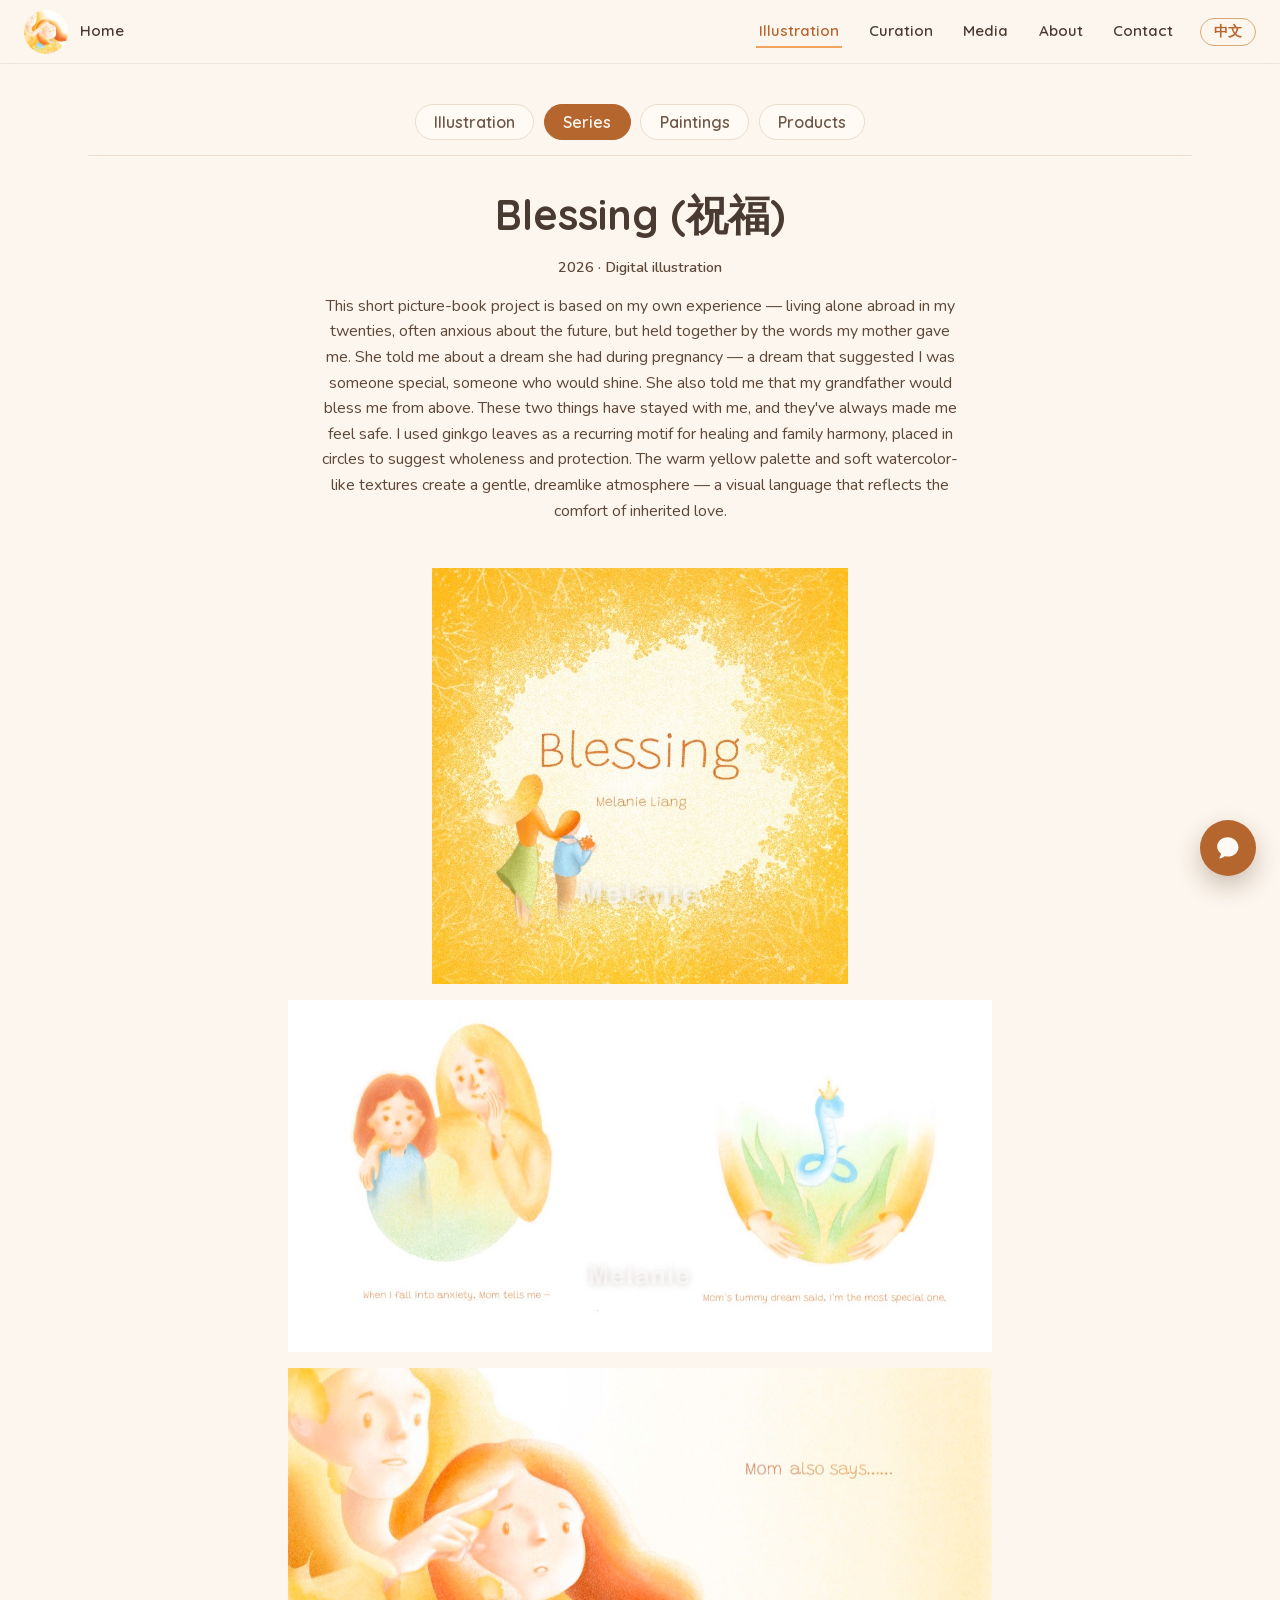
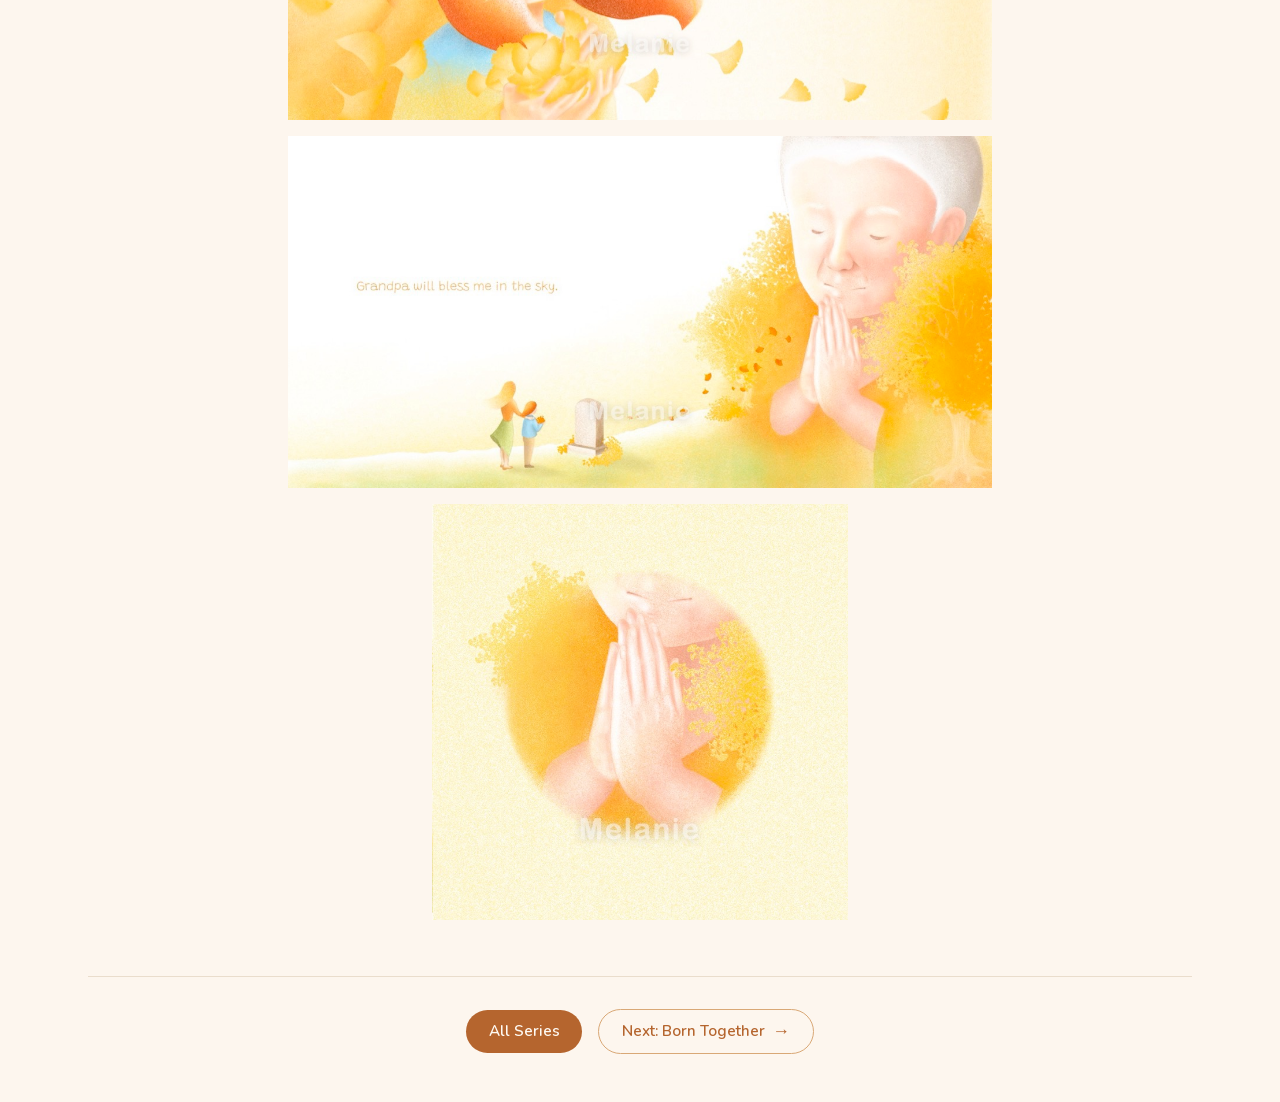
<file: series-1.html>
<!DOCTYPE html>
<html lang="en">
<head>
<meta charset="UTF-8">
<meta name="viewport" content="width=device-width, initial-scale=1.0">
<title data-zh="祝福 — Simei Liang (Melanie)">Blessing — Simei Liang (Melanie)</title>
<script>try{if(localStorage.getItem('lang')==='zh'){document.documentElement.lang='zh-CN';var t=document.querySelector('title');t.dataset.en=t.textContent;if(t.dataset.zh)document.title=t.dataset.zh}}catch(e){}try{if(sessionStorage.getItem('slide-in')){sessionStorage.removeItem('slide-in');document.documentElement.classList.add('is-entering')}}catch(e){}</script>
<meta name="description" content="Blessing (祝福), a picture-book series by Simei Liang (Melanie).">
<meta name="author" content="Simei Liang (Melanie) (Simei Liang)">
<link rel="canonical" href="https://melanie-liang.github.io/series-1.html">
<meta property="og:type" content="website">
<meta property="og:site_name" content="Simei Liang (Melanie)">
<meta property="og:title" content="Blessing — Simei Liang (Melanie)">
<meta property="og:description" content="Blessing (祝福), a picture-book series by Simei Liang (Melanie).">
<meta property="og:url" content="https://melanie-liang.github.io/series-1.html">
<meta property="og:image" content="https://melanie-liang.github.io/assets/landing/illustrator.jpg">
<meta name="twitter:card" content="summary_large_image">
<link rel="icon" type="image/jpeg" href="assets/favicon.jpg">
<link rel="stylesheet" href="css/style.css">
</head>
<body>

<header class="site-nav">
  <a href="index.html" class="nav-logo">
    <img src="assets/logo.jpg" alt="">
    <span class="nav-logo-label"><span data-lang="en">Home</span><span data-lang="zh">首页</span></span>
  </a>
  <nav class="nav-menu" aria-label="Primary">
    <a href="illustration.html" class="nav-link active"><span data-lang="en">Illustration</span><span data-lang="zh">插画</span></a>
    <a href="curatorial-work.html" class="nav-link"><span data-lang="en">Curation</span><span data-lang="zh">策展</span></a>
    <a href="media-wechat.html" class="nav-link"><span data-lang="en">Media</span><span data-lang="zh">传媒</span></a>
    <a href="index.html#illustrator" class="nav-link"><span data-lang="en">About</span><span data-lang="zh">关于</span></a>
    <a href="contact.html" class="nav-link"><span data-lang="en">Contact</span><span data-lang="zh">联系</span></a>
    <button type="button" class="lang-switch" aria-label="Switch language / 切换语言"><span data-lang="en">中文</span><span data-lang="zh">EN</span></button>
  </nav>
</header>

<main class="series-page">
  <nav class="sub-nav" aria-label="Illustration">
    <a href="illustration.html"><span data-lang="en">Illustration</span><span data-lang="zh">插画</span></a>
    <a href="series.html" class="active"><span data-lang="en">Series</span><span data-lang="zh">系列</span></a>
    <a href="paintings.html"><span data-lang="en">Paintings</span><span data-lang="zh">油画</span></a>
    <a href="mixed-media.html"><span data-lang="en">Products</span><span data-lang="zh">产品</span></a>
  </nav>

  <div class="series-header">
    <h1><span data-lang="en">Blessing (祝福)</span><span data-lang="zh">祝福（Blessing）</span></h1>
    <p class="work-meta"><span data-lang="en">2026 &middot; Digital illustration</span><span data-lang="zh">2026 &middot; 数字插画</span></p>
    <p>
      <span data-lang="en">This short picture-book project is based on my own experience &mdash; living alone
      abroad in my twenties, often anxious about the future, but held together by the words
      my mother gave me. She told me about a dream she had during pregnancy &mdash; a dream
      that suggested I was someone special, someone who would shine. She also told me that
      my grandfather would bless me from above. These two things have stayed with me, and
      they've always made me feel safe. I used ginkgo leaves as a recurring motif for healing
      and family harmony, placed in circles to suggest wholeness and protection. The warm
      yellow palette and soft watercolor-like textures create a gentle, dreamlike atmosphere
      &mdash; a visual language that reflects the comfort of inherited love.</span><span data-lang="zh">这本短篇绘本源自我自己的经历——二十多岁独自在国外生活，常常为未来感到不安，却一直被妈妈对我说过的话支撑着。她告诉我，怀我的时候她做过一个梦，梦里预示我会是一个特别的人，一个会发光的人。她还告诉我，姥爷会在天上保佑我。这两件事一直留在我心里，总让我觉得安心。我用银杏叶作为反复出现的意象，象征疗愈与家庭和睦，并把它们排成圆形，寓意圆满与守护。温暖的黄色调和柔和的水彩般质感营造出温柔、梦幻的氛围——这是一种视觉语言，映照着被一代代传下来的爱所带来的慰藉。</span>
    </p>
  </div>

  <div class="art-grid art-grid--stacked art-grid--book-page">
    <figure class="art-tile art-tile--cover">
      <img src="Art series/Series 1/1-1.jpg" alt="Blessing">
    </figure>

    <figure class="art-tile art-tile--wide">
      <img src="Art series/Series 1/1-2.jpg" alt="Blessing">
    </figure>

    <figure class="art-tile art-tile--wide">
      <img src="Art series/Series 1/1-3.jpg" alt="Blessing">
    </figure>

    <figure class="art-tile art-tile--wide">
      <img src="Art series/Series 1/1-4.jpg" alt="Blessing">
    </figure>

    <figure class="art-tile art-tile--cover">
      <img src="Art series/Series 1/1-5.jpg" alt="Blessing">
    </figure>
  </div>

  <nav class="series-pager" data-current="series-1.html" aria-label="Series navigation"></nav>
</main>

<button id="chat-button" class="chat-fab" type="button" aria-haspopup="dialog" aria-controls="chat-modal" aria-label="Open contact form">
  <svg viewBox="0 0 24 24" aria-hidden="true"><path fill="currentColor" d="M12 2C6.48 2 2 5.94 2 10.8c0 2.77 1.44 5.24 3.7 6.86-.12.9-.53 2.24-1.55 3.6a.5.5 0 0 0 .58.77c1.9-.62 3.42-1.5 4.4-2.2.9.24 1.86.37 2.87.37 5.52 0 10-3.94 10-8.8S17.52 2 12 2z"/></svg>
</button>

<div id="chat-modal" class="chat-modal" role="dialog" aria-modal="true" aria-labelledby="chat-modal-title" hidden>
  <div class="chat-modal-backdrop"></div>
  <div class="chat-modal-panel">
    <button class="chat-modal-close" type="button" aria-label="Close">&times;</button>
    <h2 id="chat-modal-title"><span data-lang="en">Say hello</span><span data-lang="zh">打个招呼</span></h2>
    <p><span data-lang="en">Send Simei Liang a quick note and she'll get back to you.</span><span data-lang="zh">给 Simei Liang 留个言，她会尽快回复你。</span></p>
    <form id="chat-form" class="chat-form">
      <input type="checkbox" name="botcheck" class="chat-form-honeypot" tabindex="-1" autocomplete="off">
      <div class="chat-field">
        <label for="chat-name"><span data-lang="en">Name</span><span data-lang="zh">姓名</span></label>
        <input type="text" id="chat-name" name="name" required>
      </div>
      <div class="chat-field">
        <label for="chat-email"><span data-lang="en">Email</span><span data-lang="zh">邮箱</span></label>
        <input type="email" id="chat-email" name="email" required>
      </div>
      <div class="chat-field">
        <label for="chat-message"><span data-lang="en">Message</span><span data-lang="zh">留言</span></label>
        <textarea id="chat-message" name="message" rows="4" required></textarea>
      </div>
      <button type="submit" class="chat-form-submit"><span data-lang="en">Send Message</span><span data-lang="zh">发送</span></button>
      <p class="chat-form-status" aria-live="polite"></p>
    </form>
  </div>
</div>

<script src="js/site-config.js"></script>
<script src="js/series-data.js"></script>
<script src="js/main.js"></script>
</body>
</html>
</file>
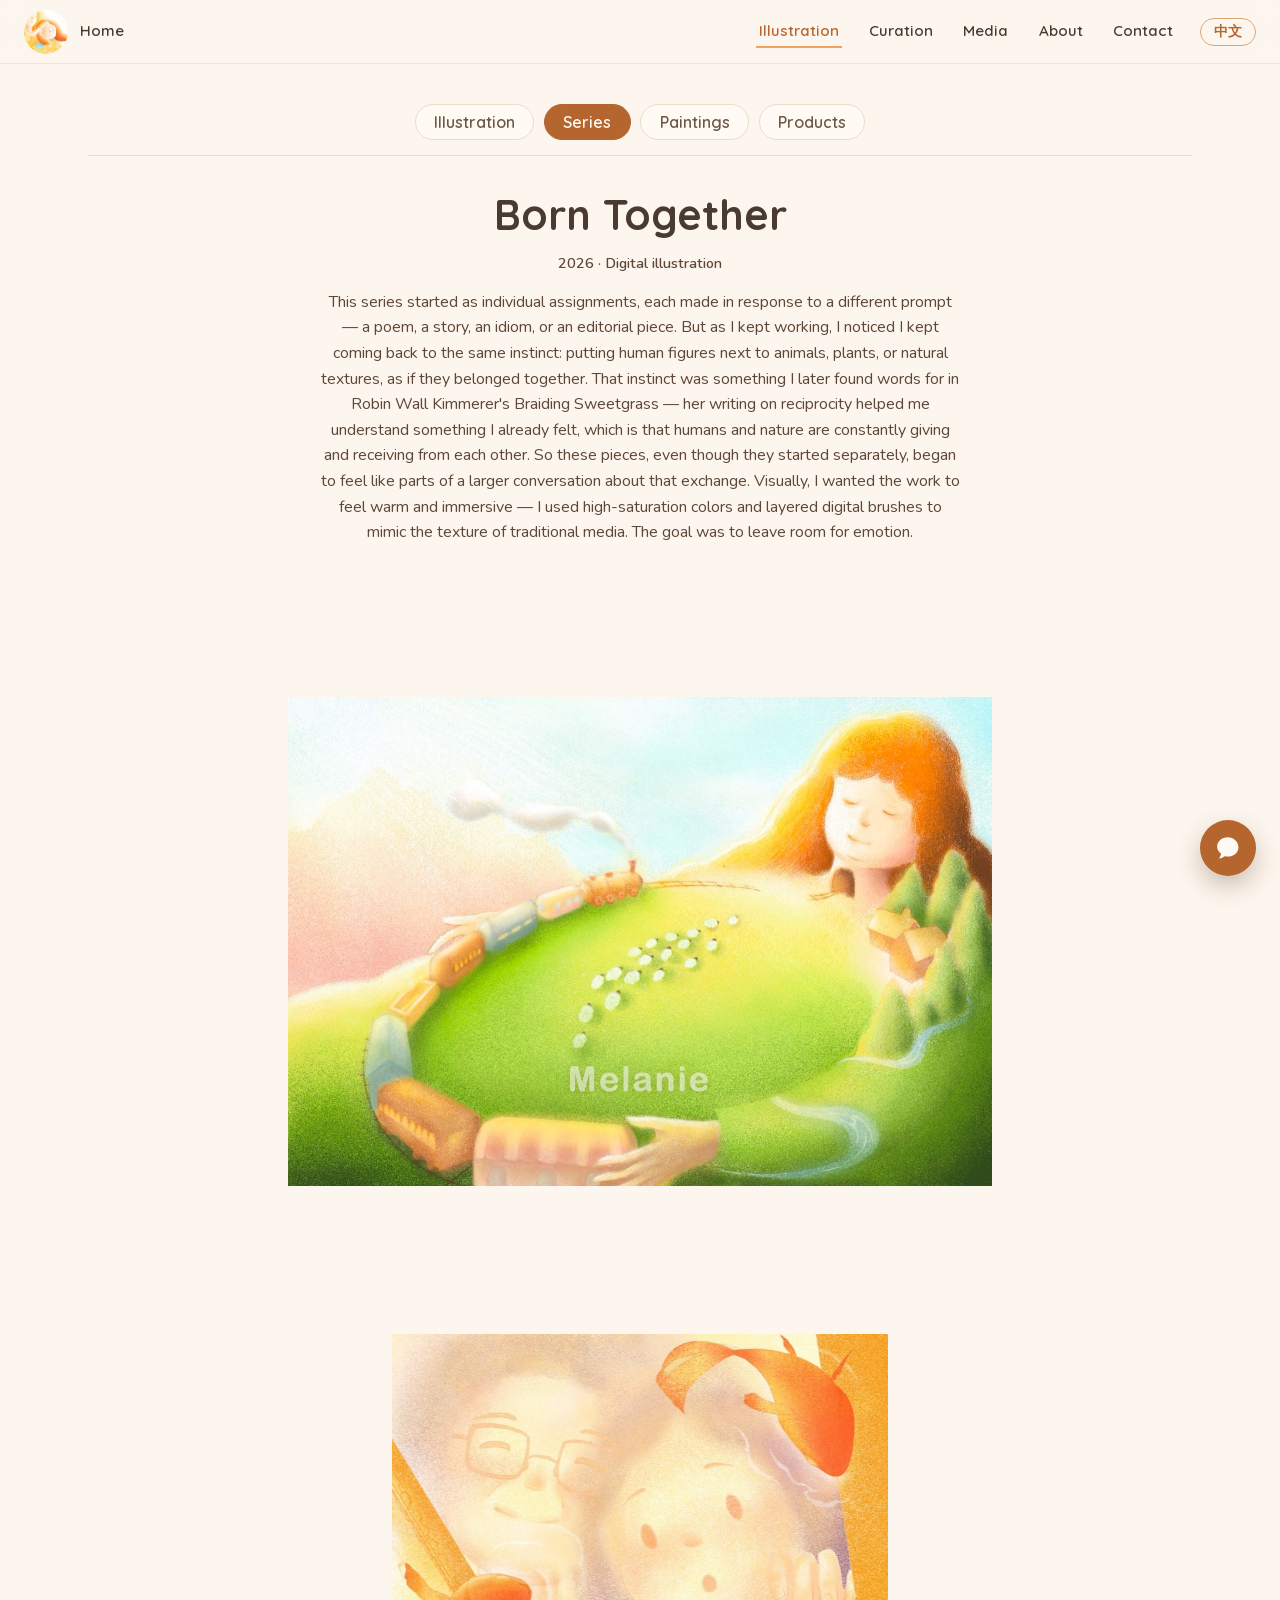
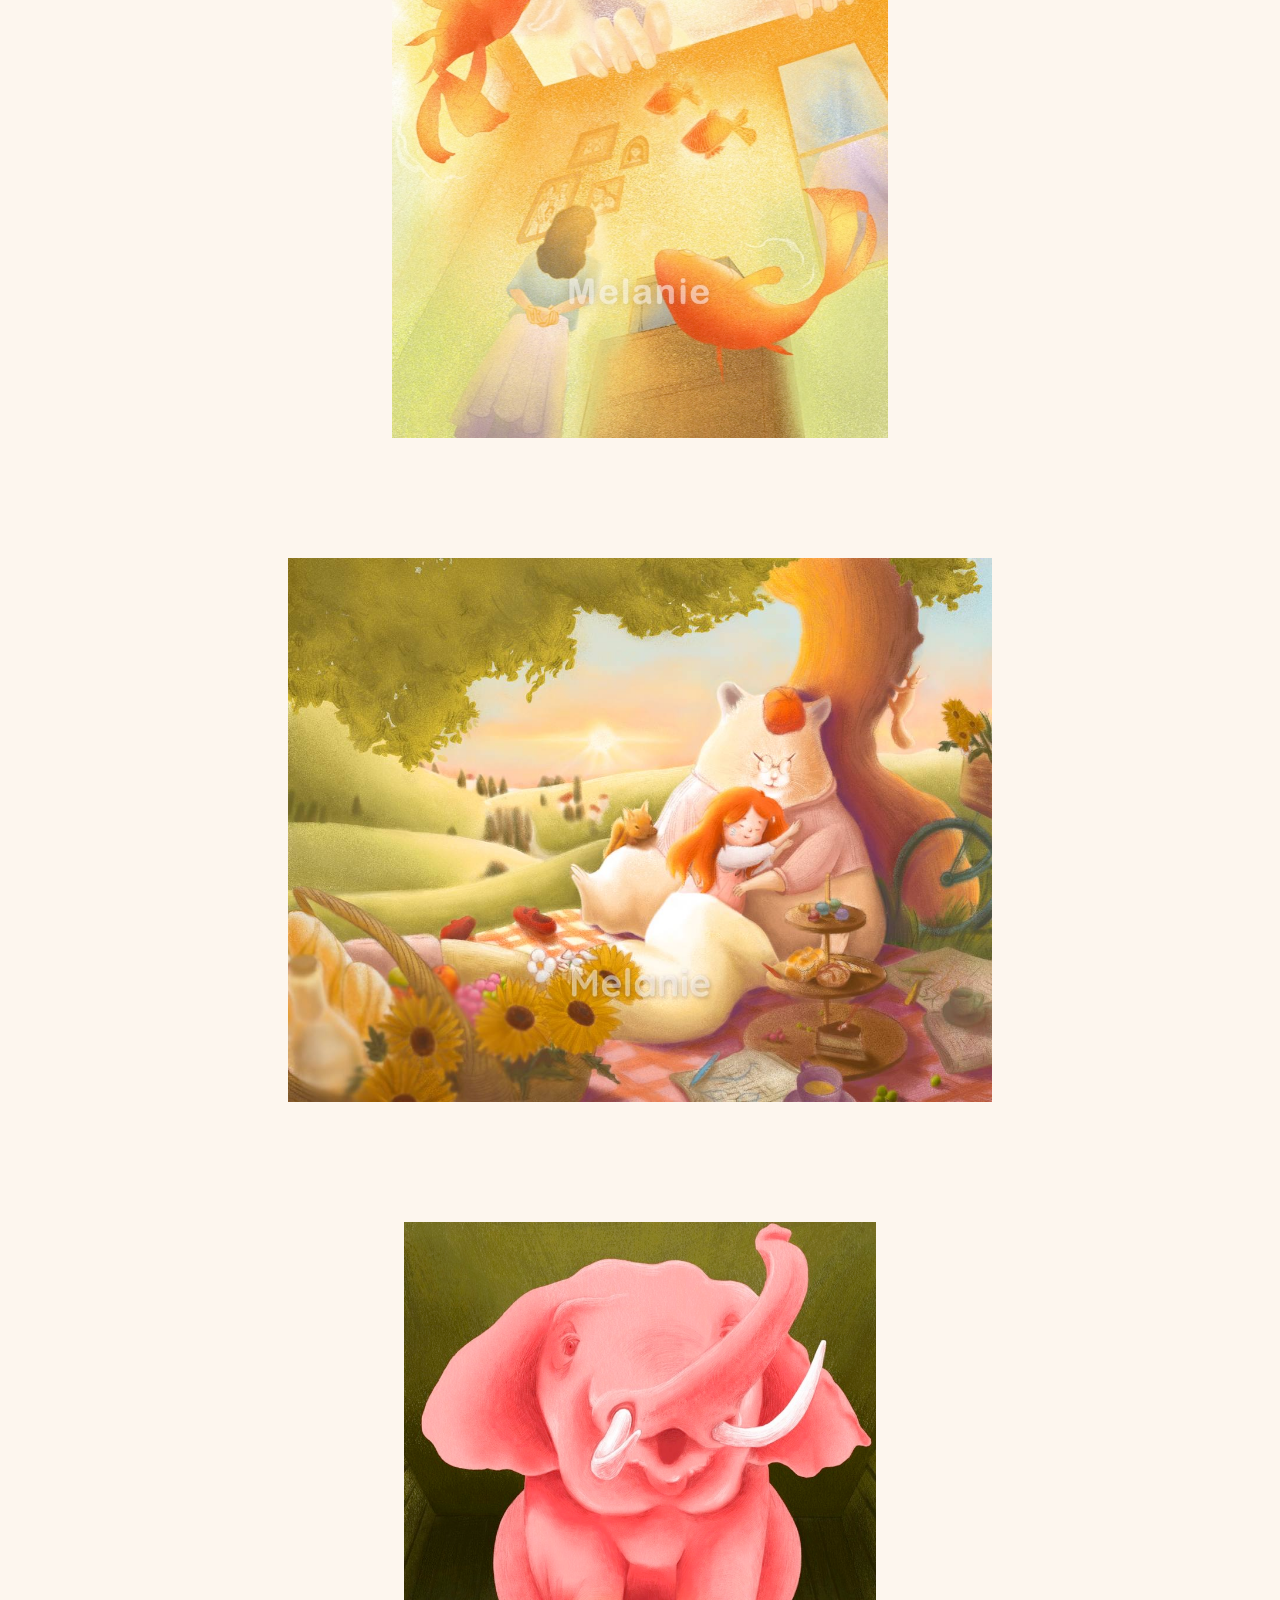
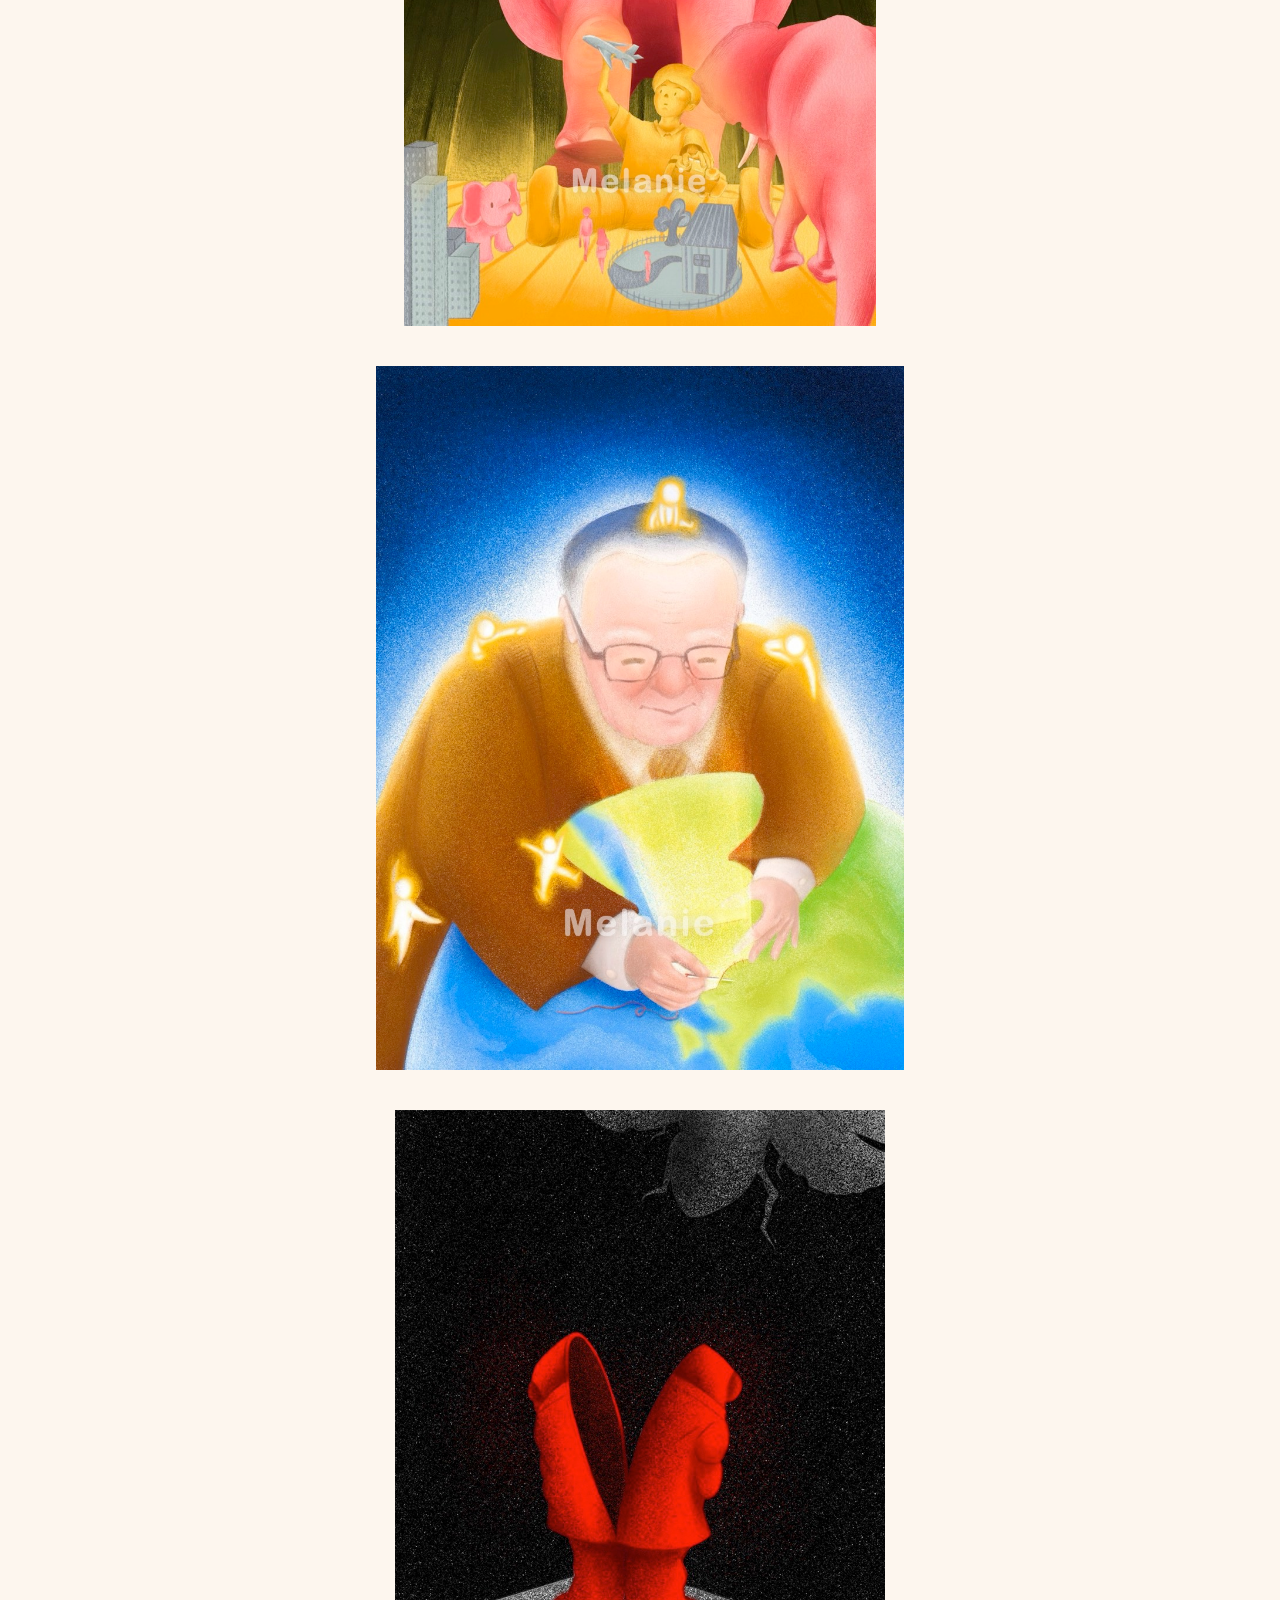
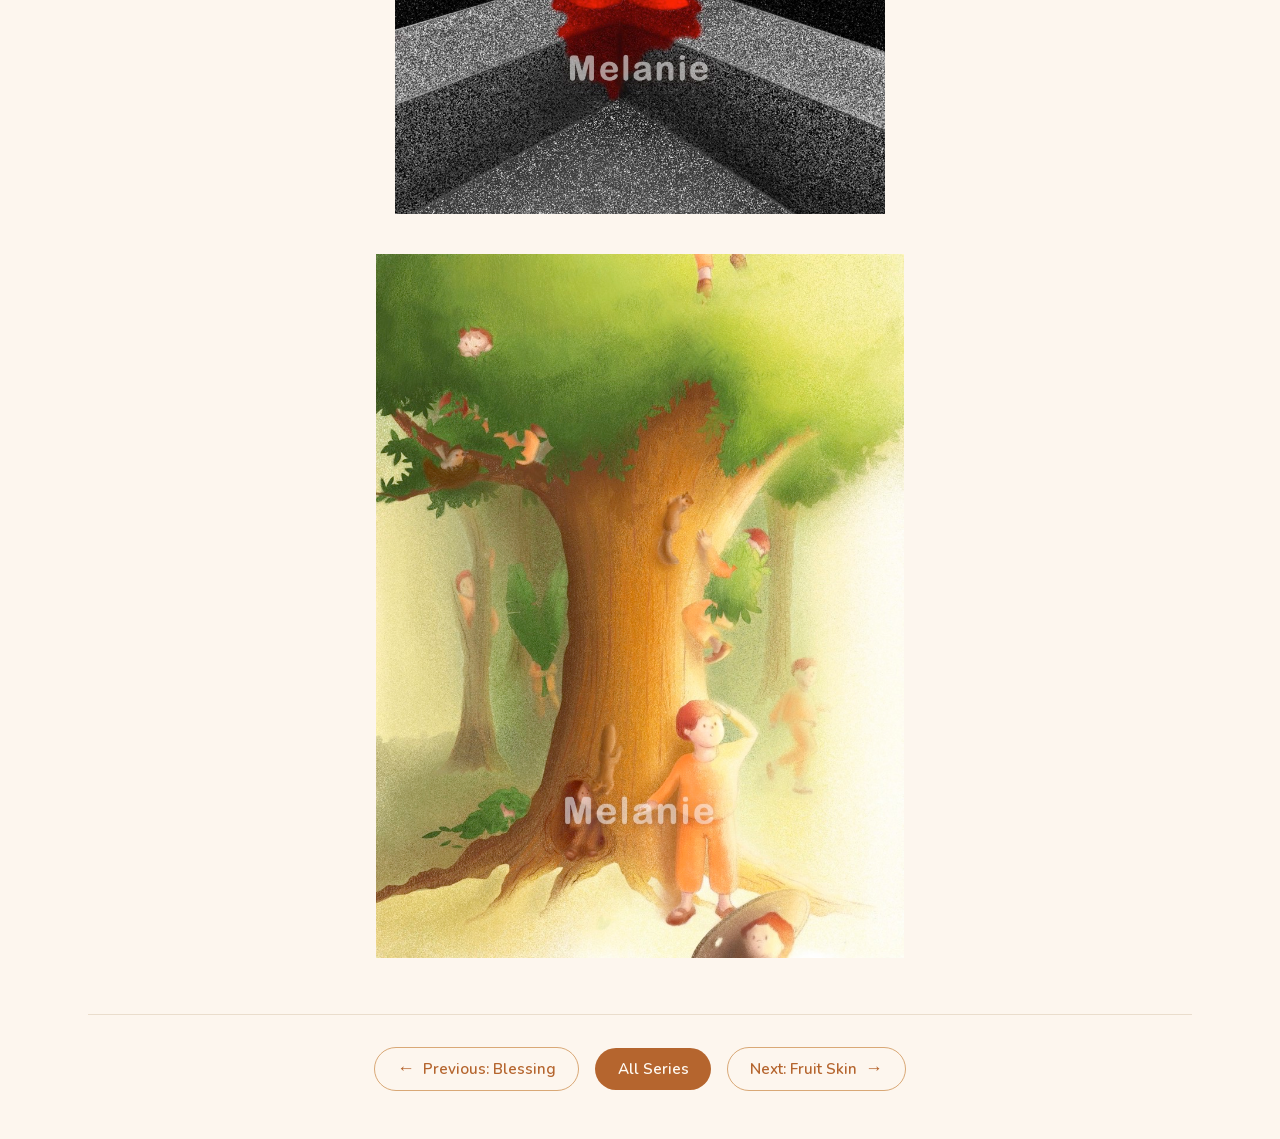
<file: series-2.html>
<!DOCTYPE html>
<html lang="en">
<head>
<meta charset="UTF-8">
<meta name="viewport" content="width=device-width, initial-scale=1.0">
<title>Born Together — Simei Liang (Melanie)</title>
<script>try{if(localStorage.getItem('lang')==='zh'){document.documentElement.lang='zh-CN';var t=document.querySelector('title');t.dataset.en=t.textContent;if(t.dataset.zh)document.title=t.dataset.zh}}catch(e){}try{if(sessionStorage.getItem('slide-in')){sessionStorage.removeItem('slide-in');document.documentElement.classList.add('is-entering')}}catch(e){}</script>
<meta name="description" content="Born Together, an illustration series by Simei Liang (Melanie).">
<meta name="author" content="Simei Liang (Melanie) (Simei Liang)">
<link rel="canonical" href="https://melanie-liang.github.io/series-2.html">
<meta property="og:type" content="website">
<meta property="og:site_name" content="Simei Liang (Melanie)">
<meta property="og:title" content="Born Together — Simei Liang (Melanie)">
<meta property="og:description" content="Born Together, an illustration series by Simei Liang (Melanie).">
<meta property="og:url" content="https://melanie-liang.github.io/series-2.html">
<meta property="og:image" content="https://melanie-liang.github.io/assets/landing/illustrator.jpg">
<meta name="twitter:card" content="summary_large_image">
<link rel="icon" type="image/jpeg" href="assets/favicon.jpg">
<link rel="stylesheet" href="css/style.css">
</head>
<body>

<header class="site-nav">
  <a href="index.html" class="nav-logo">
    <img src="assets/logo.jpg" alt="">
    <span class="nav-logo-label"><span data-lang="en">Home</span><span data-lang="zh">首页</span></span>
  </a>
  <nav class="nav-menu" aria-label="Primary">
    <a href="illustration.html" class="nav-link active"><span data-lang="en">Illustration</span><span data-lang="zh">插画</span></a>
    <a href="curatorial-work.html" class="nav-link"><span data-lang="en">Curation</span><span data-lang="zh">策展</span></a>
    <a href="media-wechat.html" class="nav-link"><span data-lang="en">Media</span><span data-lang="zh">传媒</span></a>
    <a href="index.html#illustrator" class="nav-link"><span data-lang="en">About</span><span data-lang="zh">关于</span></a>
    <a href="contact.html" class="nav-link"><span data-lang="en">Contact</span><span data-lang="zh">联系</span></a>
    <button type="button" class="lang-switch" aria-label="Switch language / 切换语言"><span data-lang="en">中文</span><span data-lang="zh">EN</span></button>
  </nav>
</header>

<main class="series-page">
  <nav class="sub-nav" aria-label="Illustration">
    <a href="illustration.html"><span data-lang="en">Illustration</span><span data-lang="zh">插画</span></a>
    <a href="series.html" class="active"><span data-lang="en">Series</span><span data-lang="zh">系列</span></a>
    <a href="paintings.html"><span data-lang="en">Paintings</span><span data-lang="zh">油画</span></a>
    <a href="mixed-media.html"><span data-lang="en">Products</span><span data-lang="zh">产品</span></a>
  </nav>

  <div class="series-header">
    <h1>Born Together</h1>
    <p class="work-meta"><span data-lang="en">2026 &middot; Digital illustration</span><span data-lang="zh">2026 &middot; 数字插画</span></p>
    <p>
      <span data-lang="en">This series started as individual assignments, each made in response to a different
      prompt &mdash; a poem, a story, an idiom, or an editorial piece. But as I kept working,
      I noticed I kept coming back to the same instinct: putting human figures next to
      animals, plants, or natural textures, as if they belonged together. That instinct was
      something I later found words for in Robin Wall Kimmerer's Braiding Sweetgrass &mdash;
      her writing on reciprocity helped me understand something I already felt, which is
      that humans and nature are constantly giving and receiving from each other. So these
      pieces, even though they started separately, began to feel like parts of a larger
      conversation about that exchange. Visually, I wanted the work to feel warm and
      immersive &mdash; I used high-saturation colors and layered digital brushes to mimic
      the texture of traditional media. The goal was to leave room for emotion.</span><span data-lang="zh">这个系列最初是一份份独立的作业，各自回应不同的命题——一首诗、一个故事、一个成语，或是一篇社论。但画着画着，我发现自己总会回到同一种直觉：把人物放在动物、植物或自然肌理旁边，仿佛它们本就属于彼此。后来我在 Robin Wall Kimmerer 的《Braiding Sweetgrass》里找到了形容这种直觉的语言——她关于互惠的书写，让我明白了一件我早已感受到的事：人与自然始终在彼此给予、彼此接受。于是这些作品虽然各自起步，却渐渐像是一场关于这种交换的更大对话的一部分。视觉上，我希望作品温暖而有沉浸感——我用高饱和的色彩和层层叠加的数字笔刷来模拟传统媒介的质感，目的是为情感留出空间。</span>
    </p>
  </div>

  <!-- ◆ 怎么加新图 ◆每张图是一整块（从 <figure 开始，到 </figure> 结束）。复制一块粘贴到想放的位置，只改图片文件名和 alt 里的作品名。加完后，还要在 series.html 里 Born Together 那一块里同样加一次。详细步骤见「网站使用说明书.html」。 -->
  <div class="art-grid art-grid--stacked">
    <figure class="art-tile">
      <img src="Art series/Series 2/2-1.jpg" alt="Born Together">
    </figure>

    <figure class="art-tile">
      <img src="Art series/Series 2/2-6.jpg" alt="Swam Across Your Wall">
    </figure>

    <figure class="art-tile">
      <img src="Art series/Series 2/2-7.jpg" alt="Dany and Mei">
    </figure>

    <figure class="art-tile">
      <img src="Art series/Series 2/2-4.jpg" alt="Elephant in the Room">
    </figure>

    <figure class="art-tile">
      <img src="Art series/Series 2/2-3.jpg" alt="Mending the World">
    </figure>

    <figure class="art-tile">
      <img src="Art series/Series 2/2-5.jpg" alt="Cicada">
    </figure>

    <figure class="art-tile">
      <img src="Art series/Series 2/2-2.jpg" alt="Find Yourself">
    </figure>
  </div>

  <nav class="series-pager" data-current="series-2.html" aria-label="Series navigation"></nav>
</main>

<button id="chat-button" class="chat-fab" type="button" aria-haspopup="dialog" aria-controls="chat-modal" aria-label="Open contact form">
  <svg viewBox="0 0 24 24" aria-hidden="true"><path fill="currentColor" d="M12 2C6.48 2 2 5.94 2 10.8c0 2.77 1.44 5.24 3.7 6.86-.12.9-.53 2.24-1.55 3.6a.5.5 0 0 0 .58.77c1.9-.62 3.42-1.5 4.4-2.2.9.24 1.86.37 2.87.37 5.52 0 10-3.94 10-8.8S17.52 2 12 2z"/></svg>
</button>

<div id="chat-modal" class="chat-modal" role="dialog" aria-modal="true" aria-labelledby="chat-modal-title" hidden>
  <div class="chat-modal-backdrop"></div>
  <div class="chat-modal-panel">
    <button class="chat-modal-close" type="button" aria-label="Close">&times;</button>
    <h2 id="chat-modal-title"><span data-lang="en">Say hello</span><span data-lang="zh">打个招呼</span></h2>
    <p><span data-lang="en">Send Simei Liang a quick note and she'll get back to you.</span><span data-lang="zh">给 Simei Liang 留个言，她会尽快回复你。</span></p>
    <form id="chat-form" class="chat-form">
      <input type="checkbox" name="botcheck" class="chat-form-honeypot" tabindex="-1" autocomplete="off">
      <div class="chat-field">
        <label for="chat-name"><span data-lang="en">Name</span><span data-lang="zh">姓名</span></label>
        <input type="text" id="chat-name" name="name" required>
      </div>
      <div class="chat-field">
        <label for="chat-email"><span data-lang="en">Email</span><span data-lang="zh">邮箱</span></label>
        <input type="email" id="chat-email" name="email" required>
      </div>
      <div class="chat-field">
        <label for="chat-message"><span data-lang="en">Message</span><span data-lang="zh">留言</span></label>
        <textarea id="chat-message" name="message" rows="4" required></textarea>
      </div>
      <button type="submit" class="chat-form-submit"><span data-lang="en">Send Message</span><span data-lang="zh">发送</span></button>
      <p class="chat-form-status" aria-live="polite"></p>
    </form>
  </div>
</div>

<script src="js/site-config.js"></script>
<script src="js/series-data.js"></script>
<script src="js/main.js"></script>
</body>
</html>
</file>
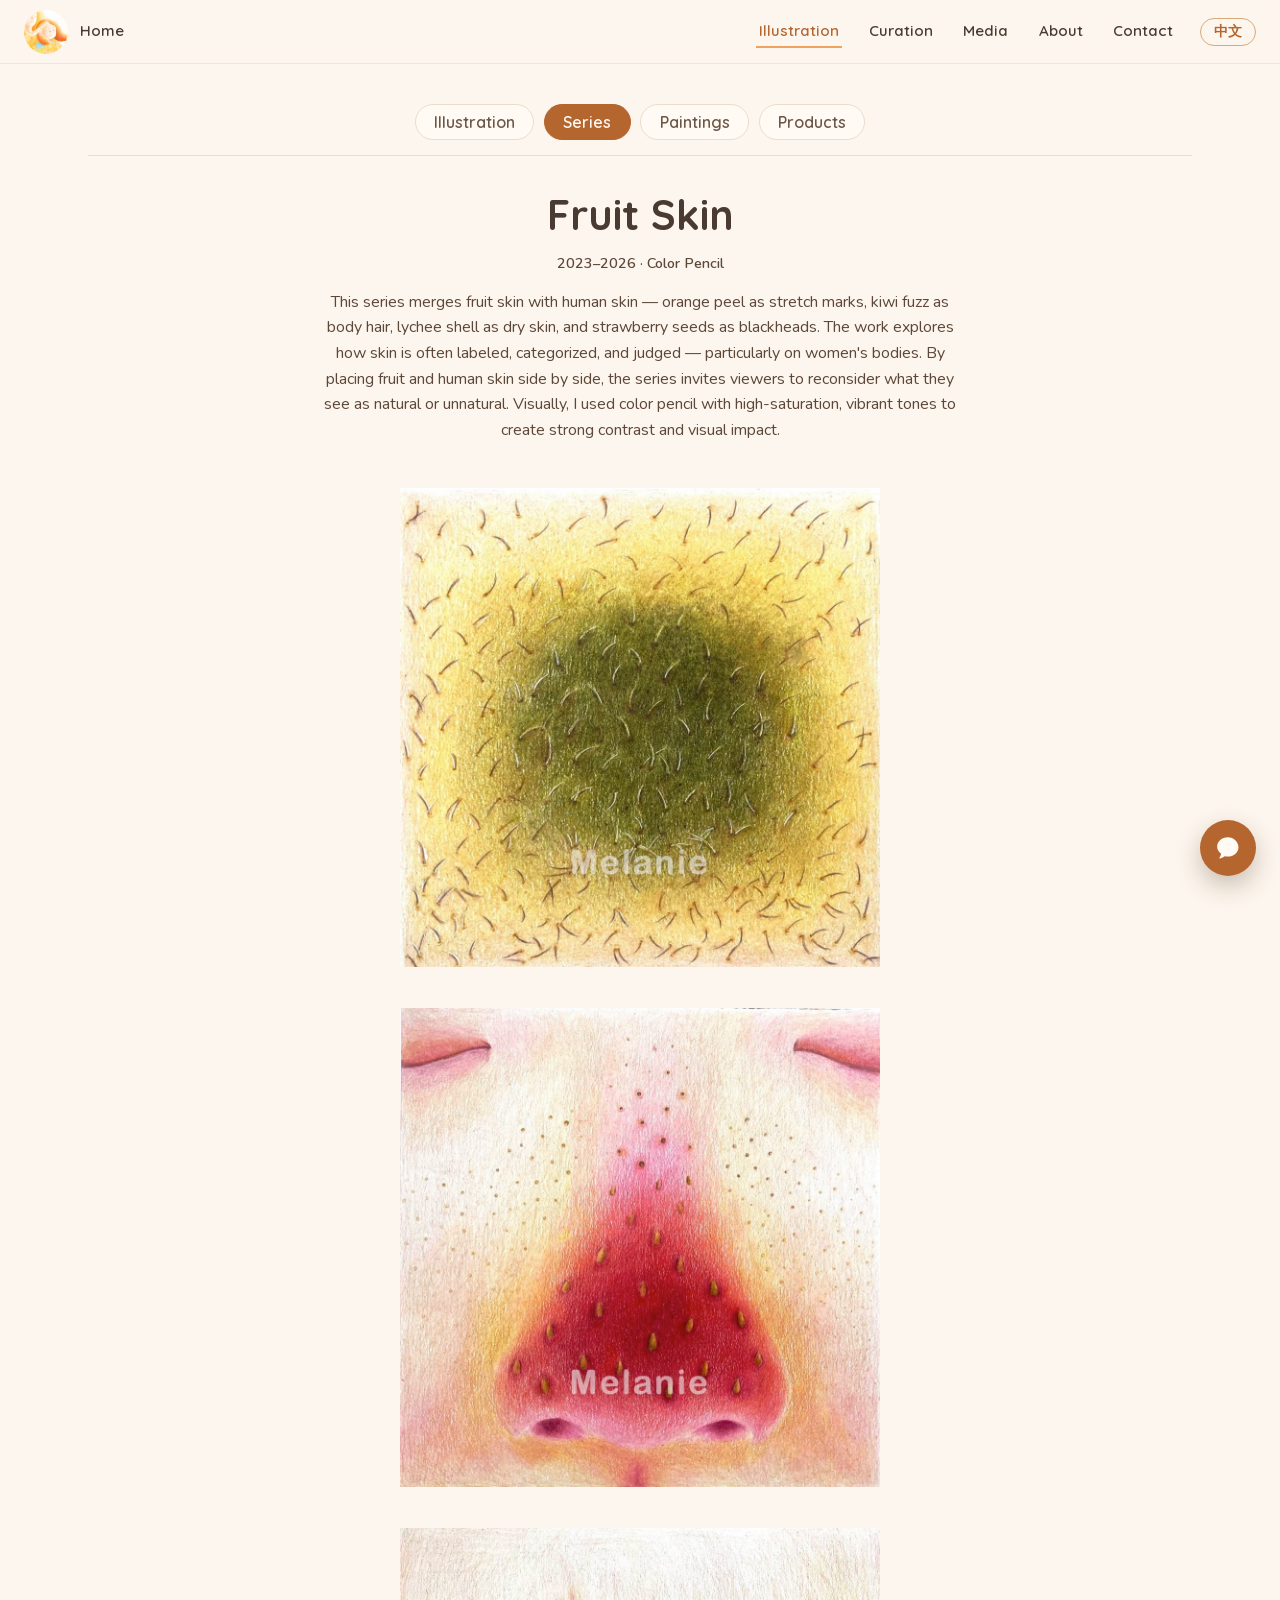
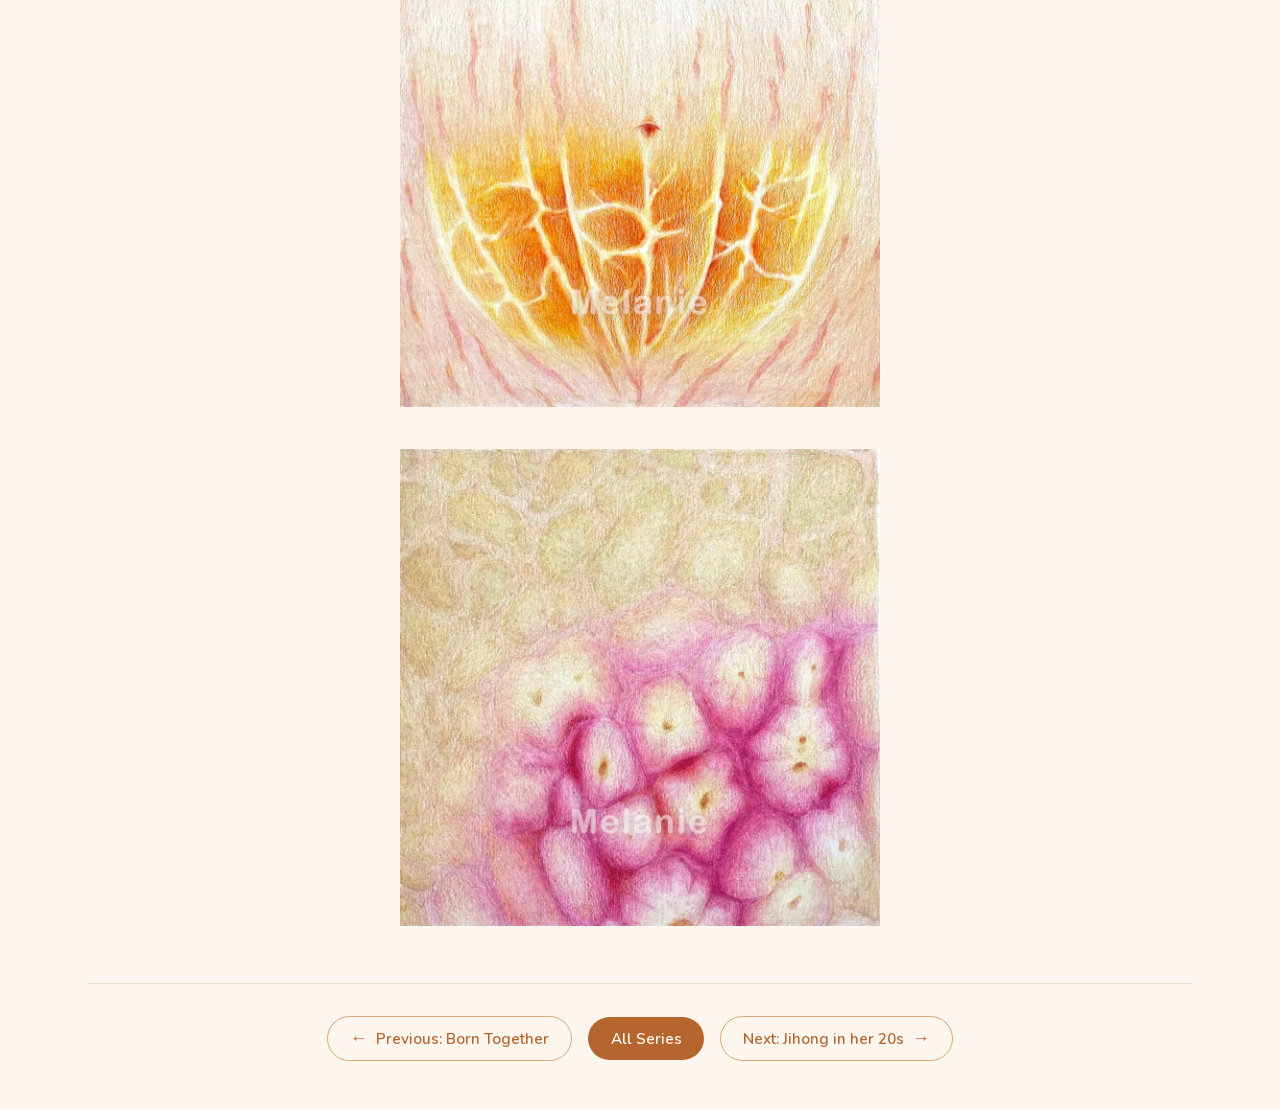
<file: series-3.html>
<!DOCTYPE html>
<html lang="en">
<head>
<meta charset="UTF-8">
<meta name="viewport" content="width=device-width, initial-scale=1.0">
<title>Fruit Skin — Simei Liang (Melanie)</title>
<script>try{if(localStorage.getItem('lang')==='zh'){document.documentElement.lang='zh-CN';var t=document.querySelector('title');t.dataset.en=t.textContent;if(t.dataset.zh)document.title=t.dataset.zh}}catch(e){}try{if(sessionStorage.getItem('slide-in')){sessionStorage.removeItem('slide-in');document.documentElement.classList.add('is-entering')}}catch(e){}</script>
<meta name="description" content="Fruit Skin, a colour-pencil series by Simei Liang (Melanie).">
<meta name="author" content="Simei Liang (Melanie) (Simei Liang)">
<link rel="canonical" href="https://melanie-liang.github.io/series-3.html">
<meta property="og:type" content="website">
<meta property="og:site_name" content="Simei Liang (Melanie)">
<meta property="og:title" content="Fruit Skin — Simei Liang (Melanie)">
<meta property="og:description" content="Fruit Skin, a colour-pencil series by Simei Liang (Melanie).">
<meta property="og:url" content="https://melanie-liang.github.io/series-3.html">
<meta property="og:image" content="https://melanie-liang.github.io/assets/landing/illustrator.jpg">
<meta name="twitter:card" content="summary_large_image">
<link rel="icon" type="image/jpeg" href="assets/favicon.jpg">
<link rel="stylesheet" href="css/style.css">
</head>
<body>

<header class="site-nav">
  <a href="index.html" class="nav-logo">
    <img src="assets/logo.jpg" alt="">
    <span class="nav-logo-label"><span data-lang="en">Home</span><span data-lang="zh">首页</span></span>
  </a>
  <nav class="nav-menu" aria-label="Primary">
    <a href="illustration.html" class="nav-link active"><span data-lang="en">Illustration</span><span data-lang="zh">插画</span></a>
    <a href="curatorial-work.html" class="nav-link"><span data-lang="en">Curation</span><span data-lang="zh">策展</span></a>
    <a href="media-wechat.html" class="nav-link"><span data-lang="en">Media</span><span data-lang="zh">传媒</span></a>
    <a href="index.html#illustrator" class="nav-link"><span data-lang="en">About</span><span data-lang="zh">关于</span></a>
    <a href="contact.html" class="nav-link"><span data-lang="en">Contact</span><span data-lang="zh">联系</span></a>
    <button type="button" class="lang-switch" aria-label="Switch language / 切换语言"><span data-lang="en">中文</span><span data-lang="zh">EN</span></button>
  </nav>
</header>

<main class="series-page">
  <nav class="sub-nav" aria-label="Illustration">
    <a href="illustration.html"><span data-lang="en">Illustration</span><span data-lang="zh">插画</span></a>
    <a href="series.html" class="active"><span data-lang="en">Series</span><span data-lang="zh">系列</span></a>
    <a href="paintings.html"><span data-lang="en">Paintings</span><span data-lang="zh">油画</span></a>
    <a href="mixed-media.html"><span data-lang="en">Products</span><span data-lang="zh">产品</span></a>
  </nav>

  <div class="series-header">
    <h1>Fruit Skin</h1>
    <p class="work-meta"><span data-lang="en">2023&ndash;2026 &middot; Color Pencil</span><span data-lang="zh">2023&ndash;2026 &middot; 彩色铅笔</span></p>
    <p>
      <span data-lang="en">This series merges fruit skin with human skin &mdash; orange peel as stretch marks,
      kiwi fuzz as body hair, lychee shell as dry skin, and strawberry seeds as blackheads.
      The work explores how skin is often labeled, categorized, and judged &mdash;
      particularly on women's bodies. By placing fruit and human skin side by side, the
      series invites viewers to reconsider what they see as natural or unnatural. Visually,
      I used color pencil with high-saturation, vibrant tones to create strong contrast and
      visual impact.</span><span data-lang="zh">这个系列把水果的表皮与人的皮肤融合在一起——橙子皮是膨胀纹，猕猴桃的绒毛是体毛，荔枝壳是干燥的皮肤，草莓籽是黑头。作品探讨皮肤如何常常被贴上标签、被分类、被评判——尤其是女性的身体。通过把水果与人的皮肤并置，这个系列邀请观者重新思考：自己眼中什么是自然的，什么又是不自然的。视觉上，我用高饱和、鲜艳的彩色铅笔，营造出强烈的对比和视觉冲击。</span>
    </p>
  </div>

  <div class="art-grid art-grid--stacked art-grid--compact">
    <figure class="art-tile">
      <img src="Art series/Series 3/3-1.jpg" alt="Fruit Skin 1">
    </figure>

    <figure class="art-tile">
      <img src="Art series/Series 3/3-2.jpg" alt="Fruit Skin 2">
    </figure>

    <figure class="art-tile">
      <img src="Art series/Series 3/3-3.jpg" alt="Fruit Skin 3">
    </figure>

    <figure class="art-tile">
      <img src="Art series/Series 3/3-4.jpg" alt="Fruit Skin 4">
    </figure>
  </div>

  <nav class="series-pager" data-current="series-3.html" aria-label="Series navigation"></nav>
</main>

<button id="chat-button" class="chat-fab" type="button" aria-haspopup="dialog" aria-controls="chat-modal" aria-label="Open contact form">
  <svg viewBox="0 0 24 24" aria-hidden="true"><path fill="currentColor" d="M12 2C6.48 2 2 5.94 2 10.8c0 2.77 1.44 5.24 3.7 6.86-.12.9-.53 2.24-1.55 3.6a.5.5 0 0 0 .58.77c1.9-.62 3.42-1.5 4.4-2.2.9.24 1.86.37 2.87.37 5.52 0 10-3.94 10-8.8S17.52 2 12 2z"/></svg>
</button>

<div id="chat-modal" class="chat-modal" role="dialog" aria-modal="true" aria-labelledby="chat-modal-title" hidden>
  <div class="chat-modal-backdrop"></div>
  <div class="chat-modal-panel">
    <button class="chat-modal-close" type="button" aria-label="Close">&times;</button>
    <h2 id="chat-modal-title"><span data-lang="en">Say hello</span><span data-lang="zh">打个招呼</span></h2>
    <p><span data-lang="en">Send Simei Liang a quick note and she'll get back to you.</span><span data-lang="zh">给 Simei Liang 留个言，她会尽快回复你。</span></p>
    <form id="chat-form" class="chat-form">
      <input type="checkbox" name="botcheck" class="chat-form-honeypot" tabindex="-1" autocomplete="off">
      <div class="chat-field">
        <label for="chat-name"><span data-lang="en">Name</span><span data-lang="zh">姓名</span></label>
        <input type="text" id="chat-name" name="name" required>
      </div>
      <div class="chat-field">
        <label for="chat-email"><span data-lang="en">Email</span><span data-lang="zh">邮箱</span></label>
        <input type="email" id="chat-email" name="email" required>
      </div>
      <div class="chat-field">
        <label for="chat-message"><span data-lang="en">Message</span><span data-lang="zh">留言</span></label>
        <textarea id="chat-message" name="message" rows="4" required></textarea>
      </div>
      <button type="submit" class="chat-form-submit"><span data-lang="en">Send Message</span><span data-lang="zh">发送</span></button>
      <p class="chat-form-status" aria-live="polite"></p>
    </form>
  </div>
</div>

<script src="js/site-config.js"></script>
<script src="js/series-data.js"></script>
<script src="js/main.js"></script>
</body>
</html>
</file>
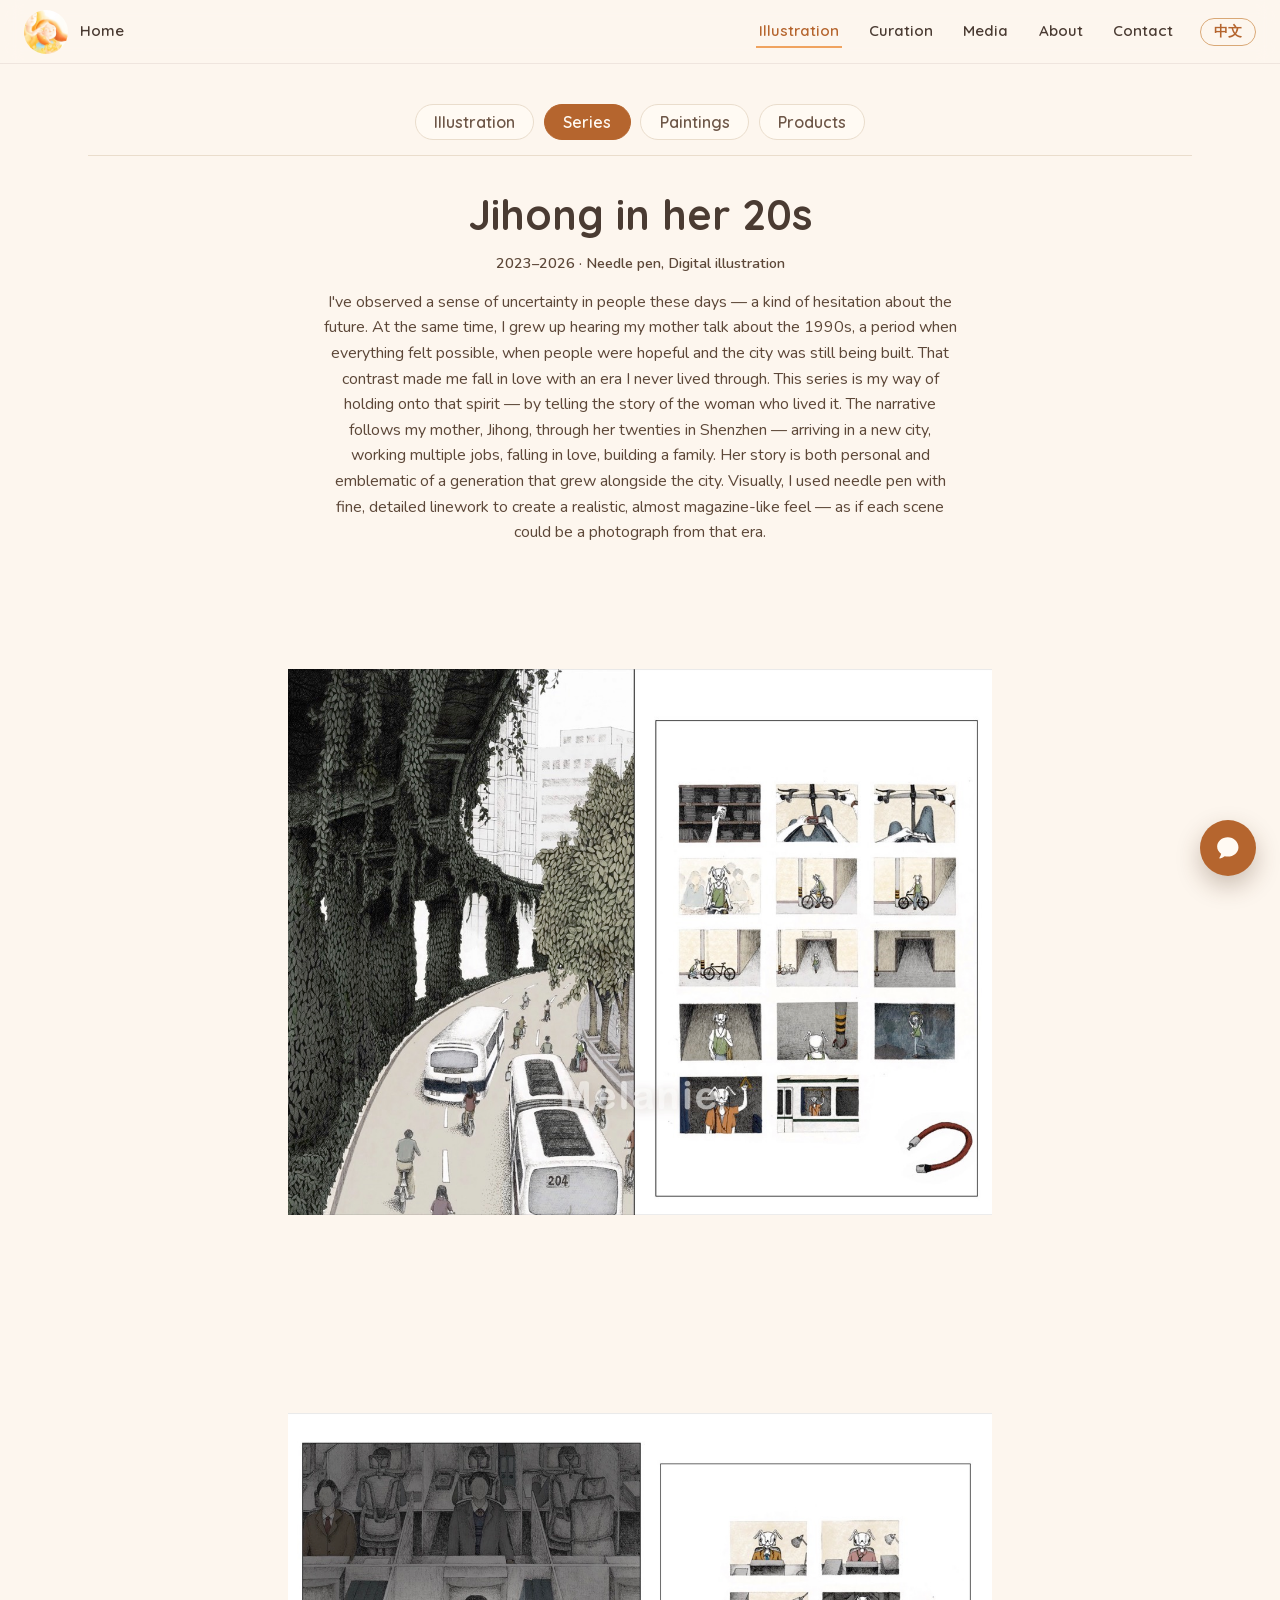
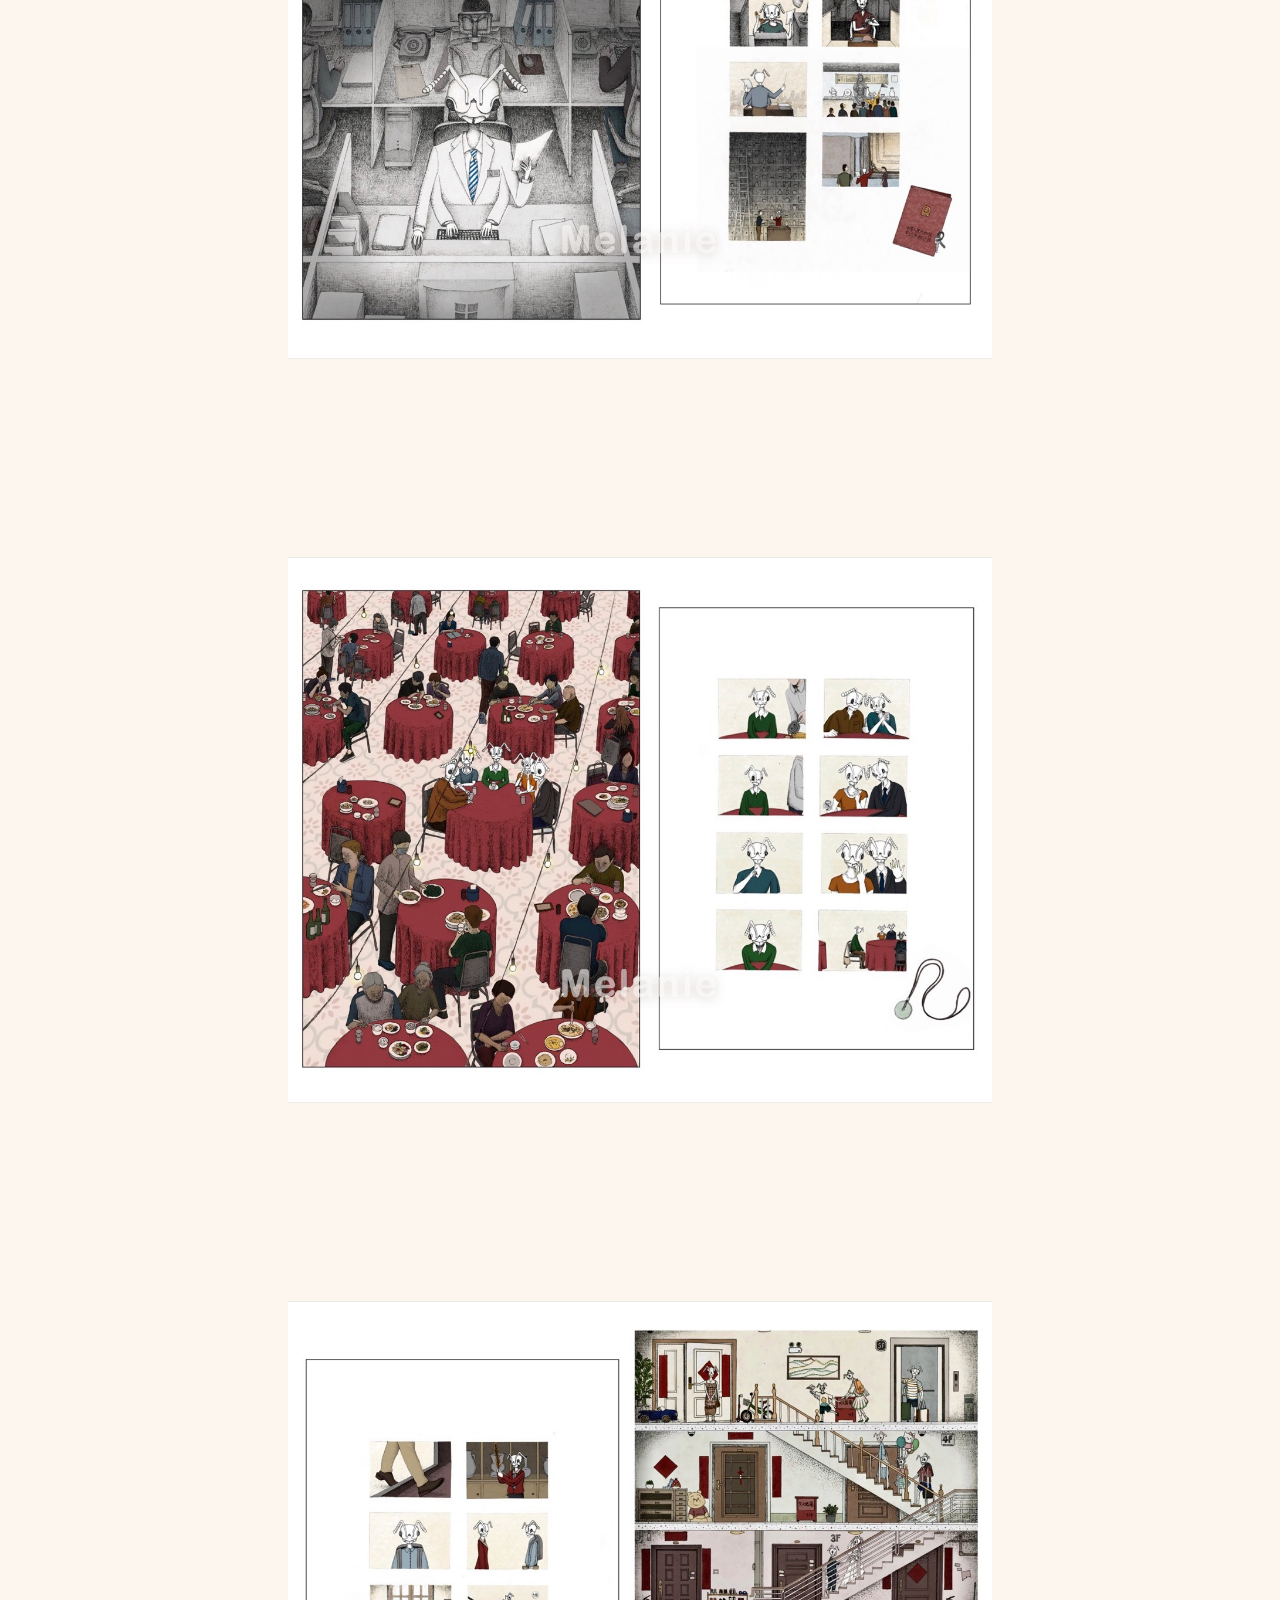
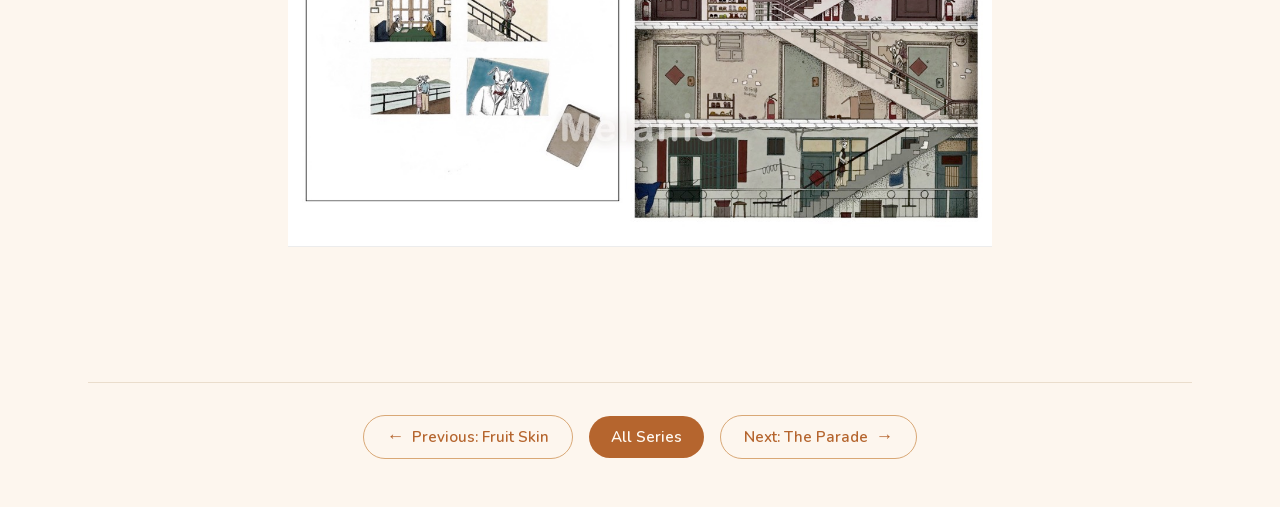
<file: series-4.html>
<!DOCTYPE html>
<html lang="en">
<head>
<meta charset="UTF-8">
<meta name="viewport" content="width=device-width, initial-scale=1.0">
<title>Jihong in her 20s — Simei Liang (Melanie)</title>
<script>try{if(localStorage.getItem('lang')==='zh'){document.documentElement.lang='zh-CN';var t=document.querySelector('title');t.dataset.en=t.textContent;if(t.dataset.zh)document.title=t.dataset.zh}}catch(e){}try{if(sessionStorage.getItem('slide-in')){sessionStorage.removeItem('slide-in');document.documentElement.classList.add('is-entering')}}catch(e){}</script>
<meta name="description" content="Jihong in her 20s, a needle-pen series by Simei Liang (Melanie).">
<meta name="author" content="Simei Liang (Melanie) (Simei Liang)">
<link rel="canonical" href="https://melanie-liang.github.io/series-4.html">
<meta property="og:type" content="website">
<meta property="og:site_name" content="Simei Liang (Melanie)">
<meta property="og:title" content="Jihong in her 20s — Simei Liang (Melanie)">
<meta property="og:description" content="Jihong in her 20s, a needle-pen series by Simei Liang (Melanie).">
<meta property="og:url" content="https://melanie-liang.github.io/series-4.html">
<meta property="og:image" content="https://melanie-liang.github.io/assets/landing/illustrator.jpg">
<meta name="twitter:card" content="summary_large_image">
<link rel="icon" type="image/jpeg" href="assets/favicon.jpg">
<link rel="stylesheet" href="css/style.css">
</head>
<body>

<header class="site-nav">
  <a href="index.html" class="nav-logo">
    <img src="assets/logo.jpg" alt="">
    <span class="nav-logo-label"><span data-lang="en">Home</span><span data-lang="zh">首页</span></span>
  </a>
  <nav class="nav-menu" aria-label="Primary">
    <a href="illustration.html" class="nav-link active"><span data-lang="en">Illustration</span><span data-lang="zh">插画</span></a>
    <a href="curatorial-work.html" class="nav-link"><span data-lang="en">Curation</span><span data-lang="zh">策展</span></a>
    <a href="media-wechat.html" class="nav-link"><span data-lang="en">Media</span><span data-lang="zh">传媒</span></a>
    <a href="index.html#illustrator" class="nav-link"><span data-lang="en">About</span><span data-lang="zh">关于</span></a>
    <a href="contact.html" class="nav-link"><span data-lang="en">Contact</span><span data-lang="zh">联系</span></a>
    <button type="button" class="lang-switch" aria-label="Switch language / 切换语言"><span data-lang="en">中文</span><span data-lang="zh">EN</span></button>
  </nav>
</header>

<main class="series-page">
  <nav class="sub-nav" aria-label="Illustration">
    <a href="illustration.html"><span data-lang="en">Illustration</span><span data-lang="zh">插画</span></a>
    <a href="series.html" class="active"><span data-lang="en">Series</span><span data-lang="zh">系列</span></a>
    <a href="paintings.html"><span data-lang="en">Paintings</span><span data-lang="zh">油画</span></a>
    <a href="mixed-media.html"><span data-lang="en">Products</span><span data-lang="zh">产品</span></a>
  </nav>

  <div class="series-header">
    <h1>Jihong in her 20s</h1>
    <p class="work-meta"><span data-lang="en">2023&ndash;2026 &middot; Needle pen, Digital illustration</span><span data-lang="zh">2023&ndash;2026 &middot; 针管笔、数字插画</span></p>
    <p>
      <span data-lang="en">I've observed a sense of uncertainty in people these days &mdash; a kind of hesitation
      about the future. At the same time, I grew up hearing my mother talk about the 1990s,
      a period when everything felt possible, when people were hopeful and the city was
      still being built. That contrast made me fall in love with an era I never lived
      through. This series is my way of holding onto that spirit &mdash; by telling the
      story of the woman who lived it. The narrative follows my mother, Jihong, through her
      twenties in Shenzhen &mdash; arriving in a new city, working multiple jobs, falling in
      love, building a family. Her story is both personal and emblematic of a generation
      that grew alongside the city. Visually, I used needle pen with fine, detailed
      linework to create a realistic, almost magazine-like feel &mdash; as if each scene
      could be a photograph from that era.</span><span data-lang="zh">我注意到如今人们身上有一种不确定感——一种对未来的迟疑。与此同时，我是听着妈妈讲九十年代长大的：那是一个一切皆有可能的年代，人们满怀希望，城市还在建设之中。这种反差让我爱上了一个我从未经历过的时代。这个系列是我留住那种精神的方式——讲述一位亲历过那个年代的女性的故事。故事跟随我的妈妈 Jihong 走过她在深圳的二十多岁——来到一座新城市、同时打好几份工、恋爱、组建家庭。她的故事既是个人的，也代表了与这座城市一同成长的一代人。视觉上，我用针管笔细密的线条营造写实、近乎杂志般的质感——仿佛每一个画面都可能是那个年代的一张照片。</span>
    </p>
  </div>

  <div class="art-grid art-grid--stacked">
    <figure class="art-tile">
      <img src="Art series/Series 4/4-1.jpg" alt="Jihong in her 20s 1">
    </figure>

    <figure class="art-tile">
      <img src="Art series/Series 4/4-2.jpg" alt="Jihong in her 20s 2">
    </figure>

    <figure class="art-tile">
      <img src="Art series/Series 4/4-3.jpg" alt="Jihong in her 20s 3">
    </figure>

    <figure class="art-tile">
      <img src="Art series/Series 4/4-4.jpg" alt="Jihong in her 20s 4">
    </figure>
  </div>

  <nav class="series-pager" data-current="series-4.html" aria-label="Series navigation"></nav>
</main>

<button id="chat-button" class="chat-fab" type="button" aria-haspopup="dialog" aria-controls="chat-modal" aria-label="Open contact form">
  <svg viewBox="0 0 24 24" aria-hidden="true"><path fill="currentColor" d="M12 2C6.48 2 2 5.94 2 10.8c0 2.77 1.44 5.24 3.7 6.86-.12.9-.53 2.24-1.55 3.6a.5.5 0 0 0 .58.77c1.9-.62 3.42-1.5 4.4-2.2.9.24 1.86.37 2.87.37 5.52 0 10-3.94 10-8.8S17.52 2 12 2z"/></svg>
</button>

<div id="chat-modal" class="chat-modal" role="dialog" aria-modal="true" aria-labelledby="chat-modal-title" hidden>
  <div class="chat-modal-backdrop"></div>
  <div class="chat-modal-panel">
    <button class="chat-modal-close" type="button" aria-label="Close">&times;</button>
    <h2 id="chat-modal-title"><span data-lang="en">Say hello</span><span data-lang="zh">打个招呼</span></h2>
    <p><span data-lang="en">Send Simei Liang a quick note and she'll get back to you.</span><span data-lang="zh">给 Simei Liang 留个言，她会尽快回复你。</span></p>
    <form id="chat-form" class="chat-form">
      <input type="checkbox" name="botcheck" class="chat-form-honeypot" tabindex="-1" autocomplete="off">
      <div class="chat-field">
        <label for="chat-name"><span data-lang="en">Name</span><span data-lang="zh">姓名</span></label>
        <input type="text" id="chat-name" name="name" required>
      </div>
      <div class="chat-field">
        <label for="chat-email"><span data-lang="en">Email</span><span data-lang="zh">邮箱</span></label>
        <input type="email" id="chat-email" name="email" required>
      </div>
      <div class="chat-field">
        <label for="chat-message"><span data-lang="en">Message</span><span data-lang="zh">留言</span></label>
        <textarea id="chat-message" name="message" rows="4" required></textarea>
      </div>
      <button type="submit" class="chat-form-submit"><span data-lang="en">Send Message</span><span data-lang="zh">发送</span></button>
      <p class="chat-form-status" aria-live="polite"></p>
    </form>
  </div>
</div>

<script src="js/site-config.js"></script>
<script src="js/series-data.js"></script>
<script src="js/main.js"></script>
</body>
</html>
</file>
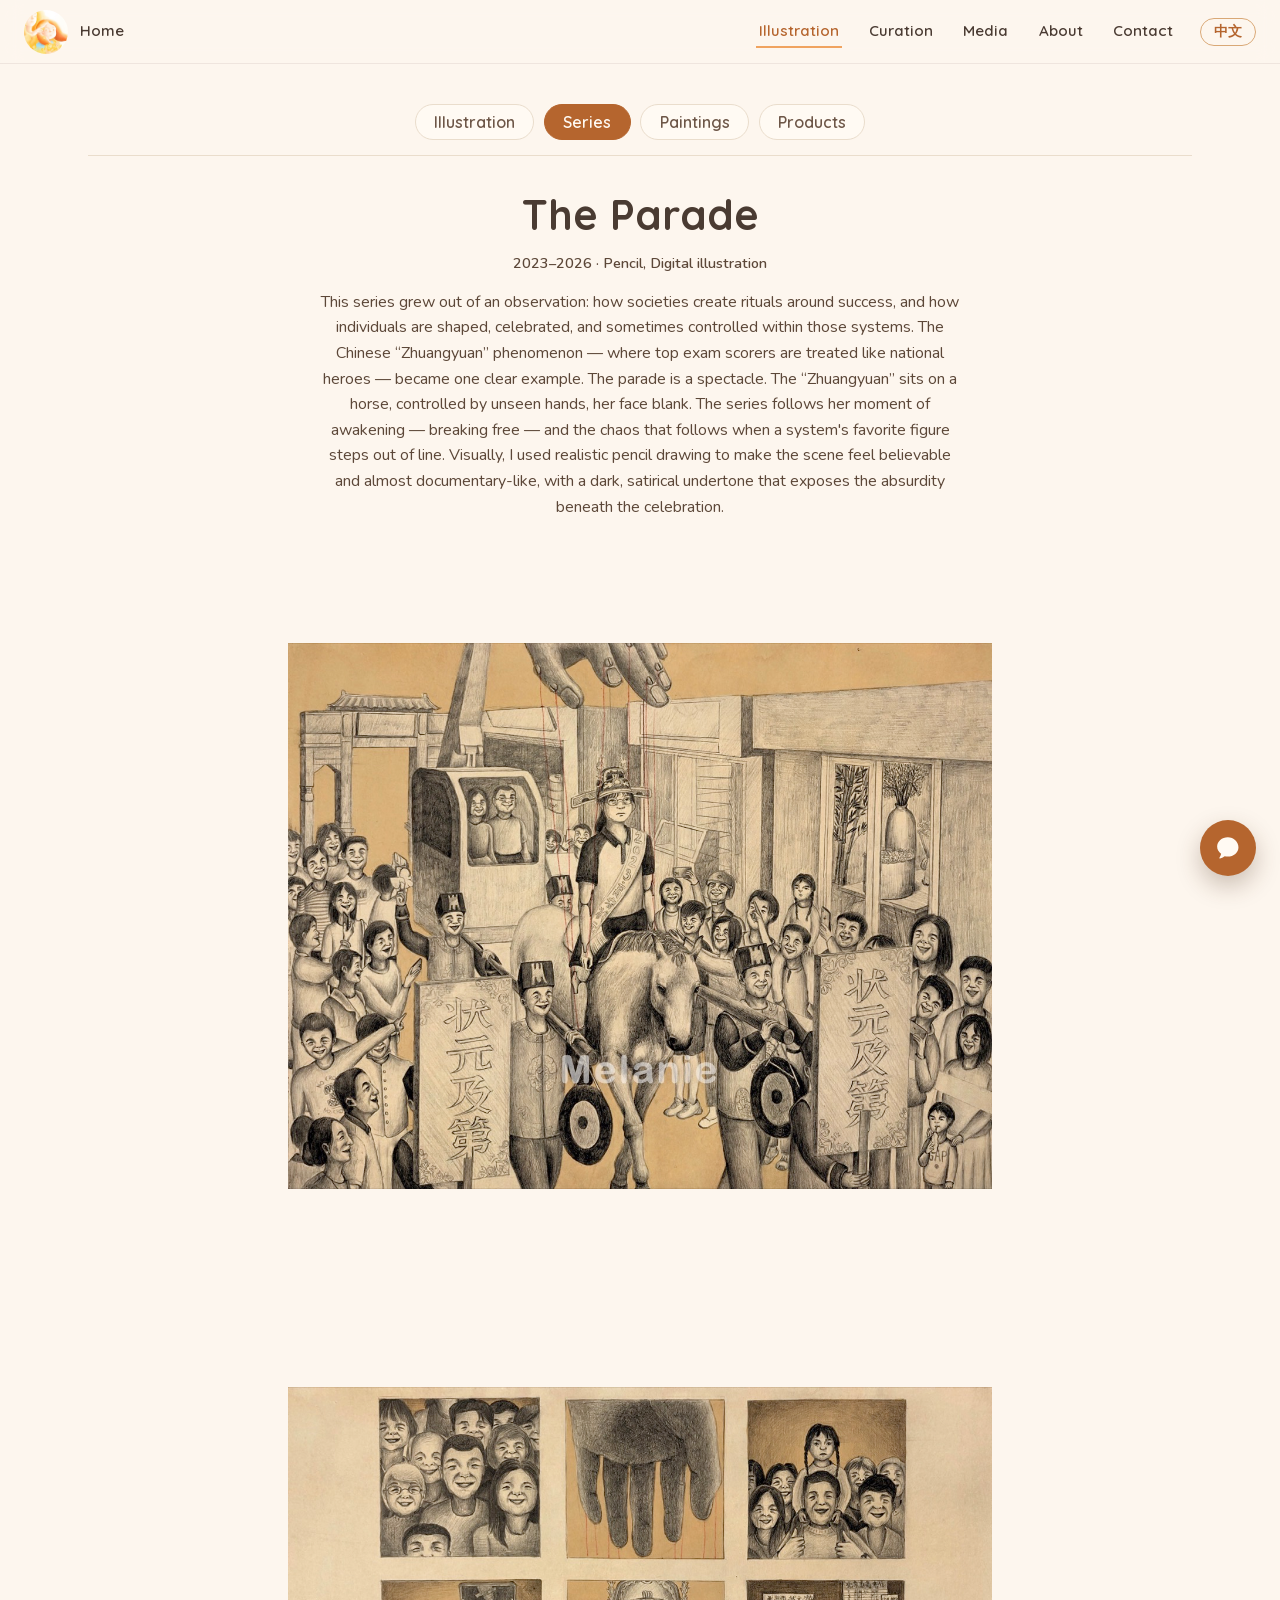
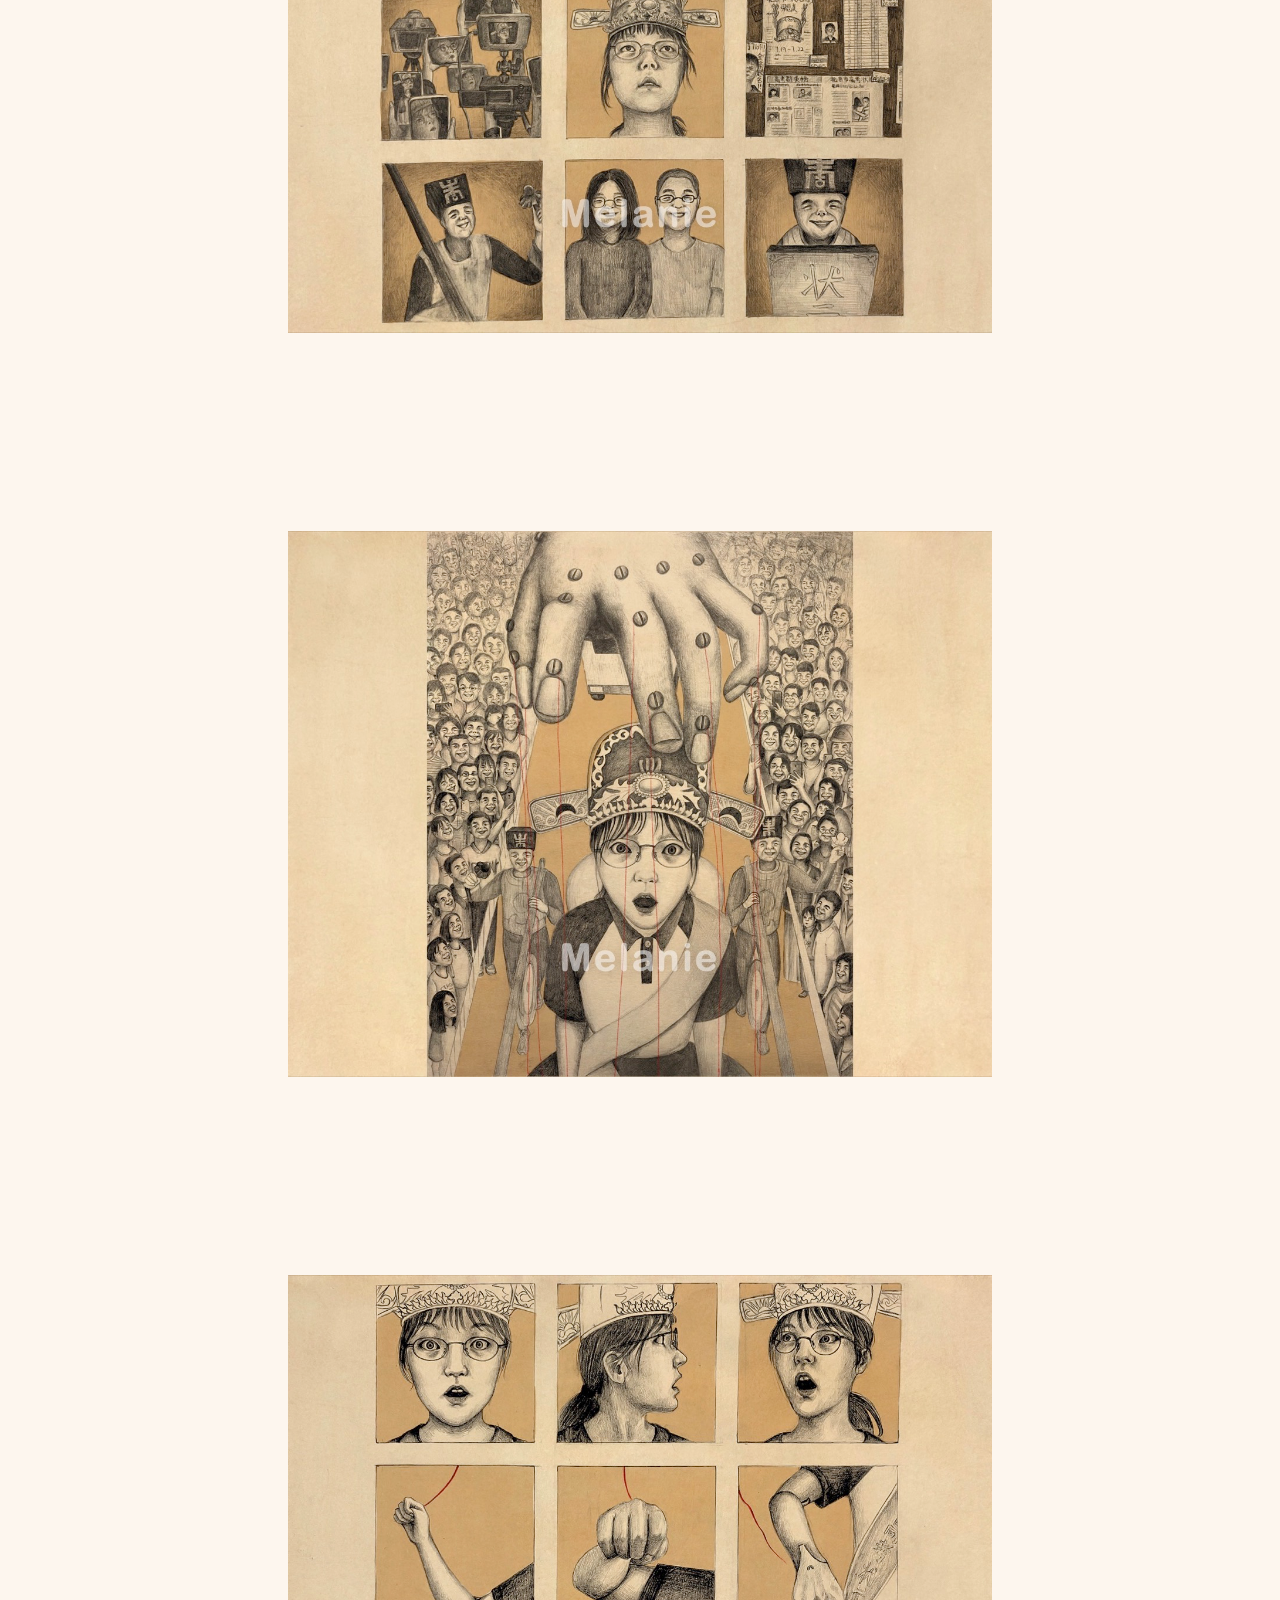
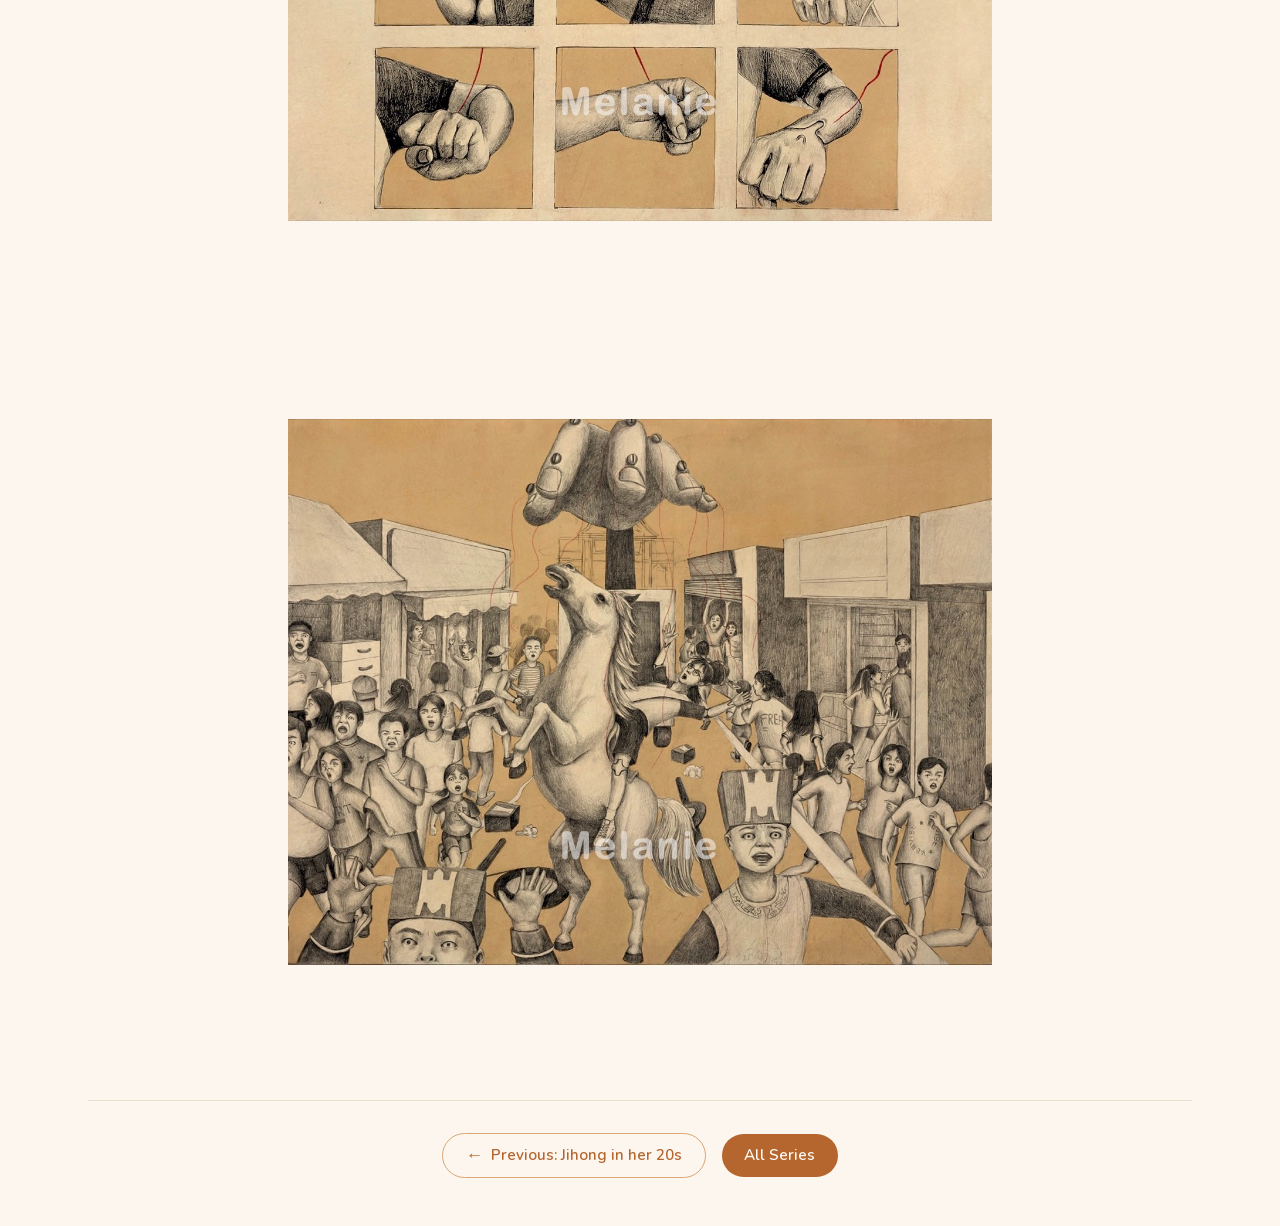
<file: series-5.html>
<!DOCTYPE html>
<html lang="en">
<head>
<meta charset="UTF-8">
<meta name="viewport" content="width=device-width, initial-scale=1.0">
<title>The Parade — Simei Liang (Melanie)</title>
<script>try{if(localStorage.getItem('lang')==='zh'){document.documentElement.lang='zh-CN';var t=document.querySelector('title');t.dataset.en=t.textContent;if(t.dataset.zh)document.title=t.dataset.zh}}catch(e){}try{if(sessionStorage.getItem('slide-in')){sessionStorage.removeItem('slide-in');document.documentElement.classList.add('is-entering')}}catch(e){}</script>
<meta name="description" content="The Parade, a pencil series by Simei Liang (Melanie).">
<meta name="author" content="Simei Liang (Melanie) (Simei Liang)">
<link rel="canonical" href="https://melanie-liang.github.io/series-5.html">
<meta property="og:type" content="website">
<meta property="og:site_name" content="Simei Liang (Melanie)">
<meta property="og:title" content="The Parade — Simei Liang (Melanie)">
<meta property="og:description" content="The Parade, a pencil series by Simei Liang (Melanie).">
<meta property="og:url" content="https://melanie-liang.github.io/series-5.html">
<meta property="og:image" content="https://melanie-liang.github.io/assets/landing/illustrator.jpg">
<meta name="twitter:card" content="summary_large_image">
<link rel="icon" type="image/jpeg" href="assets/favicon.jpg">
<link rel="stylesheet" href="css/style.css">
</head>
<body>

<header class="site-nav">
  <a href="index.html" class="nav-logo">
    <img src="assets/logo.jpg" alt="">
    <span class="nav-logo-label"><span data-lang="en">Home</span><span data-lang="zh">首页</span></span>
  </a>
  <nav class="nav-menu" aria-label="Primary">
    <a href="illustration.html" class="nav-link active"><span data-lang="en">Illustration</span><span data-lang="zh">插画</span></a>
    <a href="curatorial-work.html" class="nav-link"><span data-lang="en">Curation</span><span data-lang="zh">策展</span></a>
    <a href="media-wechat.html" class="nav-link"><span data-lang="en">Media</span><span data-lang="zh">传媒</span></a>
    <a href="index.html#illustrator" class="nav-link"><span data-lang="en">About</span><span data-lang="zh">关于</span></a>
    <a href="contact.html" class="nav-link"><span data-lang="en">Contact</span><span data-lang="zh">联系</span></a>
    <button type="button" class="lang-switch" aria-label="Switch language / 切换语言"><span data-lang="en">中文</span><span data-lang="zh">EN</span></button>
  </nav>
</header>

<main class="series-page">
  <nav class="sub-nav" aria-label="Illustration">
    <a href="illustration.html"><span data-lang="en">Illustration</span><span data-lang="zh">插画</span></a>
    <a href="series.html" class="active"><span data-lang="en">Series</span><span data-lang="zh">系列</span></a>
    <a href="paintings.html"><span data-lang="en">Paintings</span><span data-lang="zh">油画</span></a>
    <a href="mixed-media.html"><span data-lang="en">Products</span><span data-lang="zh">产品</span></a>
  </nav>

  <div class="series-header">
    <h1>The Parade</h1>
    <p class="work-meta"><span data-lang="en">2023&ndash;2026 &middot; Pencil, Digital illustration</span><span data-lang="zh">2023&ndash;2026 &middot; 铅笔、数字插画</span></p>
    <p>
      <span data-lang="en">This series grew out of an observation: how societies create rituals around success,
      and how individuals are shaped, celebrated, and sometimes controlled within those
      systems. The Chinese &ldquo;Zhuangyuan&rdquo; phenomenon &mdash; where top exam
      scorers are treated like national heroes &mdash; became one clear example. The parade
      is a spectacle. The &ldquo;Zhuangyuan&rdquo; sits on a horse, controlled by unseen
      hands, her face blank. The series follows her moment of awakening &mdash; breaking
      free &mdash; and the chaos that follows when a system's favorite figure steps out of
      line. Visually, I used realistic pencil drawing to make the scene feel believable and
      almost documentary-like, with a dark, satirical undertone that exposes the absurdity
      beneath the celebration.</span><span data-lang="zh">这个系列源于一个观察：社会如何围绕&ldquo;成功&rdquo;创造仪式，个人又如何在这些体系之中被塑造、被颂扬，有时也被操控。中国的&ldquo;状元&rdquo;现象——考出最高分的学生被捧为全民英雄——就是一个鲜明的例子。游行是一场奇观。&ldquo;状元&rdquo;骑在马上，被看不见的手操控着，面无表情。这个系列跟随她觉醒的那一刻——挣脱束缚——以及当体制最宠爱的人物越出常轨之后随之而来的混乱。视觉上，我用写实的铅笔素描让场景显得可信，近乎纪实，同时带着一层黑暗、讽刺的底色，揭示庆典之下的荒诞。</span>
    </p>
  </div>

  <div class="art-grid art-grid--stacked">
    <figure class="art-tile">
      <img src="Art series/Series 5/5-1.jpg" alt="The Parade 1">
    </figure>

    <figure class="art-tile">
      <img src="Art series/Series 5/5-2.jpg" alt="The Parade 2">
    </figure>

    <figure class="art-tile">
      <img src="Art series/Series 5/5-3.jpg" alt="The Parade 3">
    </figure>

    <figure class="art-tile">
      <img src="Art series/Series 5/5-4.jpg" alt="The Parade 4">
    </figure>

    <figure class="art-tile">
      <img src="Art series/Series 5/5-5.jpg" alt="The Parade 5">
    </figure>
  </div>

  <nav class="series-pager" data-current="series-5.html" aria-label="Series navigation"></nav>
</main>

<button id="chat-button" class="chat-fab" type="button" aria-haspopup="dialog" aria-controls="chat-modal" aria-label="Open contact form">
  <svg viewBox="0 0 24 24" aria-hidden="true"><path fill="currentColor" d="M12 2C6.48 2 2 5.94 2 10.8c0 2.77 1.44 5.24 3.7 6.86-.12.9-.53 2.24-1.55 3.6a.5.5 0 0 0 .58.77c1.9-.62 3.42-1.5 4.4-2.2.9.24 1.86.37 2.87.37 5.52 0 10-3.94 10-8.8S17.52 2 12 2z"/></svg>
</button>

<div id="chat-modal" class="chat-modal" role="dialog" aria-modal="true" aria-labelledby="chat-modal-title" hidden>
  <div class="chat-modal-backdrop"></div>
  <div class="chat-modal-panel">
    <button class="chat-modal-close" type="button" aria-label="Close">&times;</button>
    <h2 id="chat-modal-title"><span data-lang="en">Say hello</span><span data-lang="zh">打个招呼</span></h2>
    <p><span data-lang="en">Send Simei Liang a quick note and she'll get back to you.</span><span data-lang="zh">给 Simei Liang 留个言，她会尽快回复你。</span></p>
    <form id="chat-form" class="chat-form">
      <input type="checkbox" name="botcheck" class="chat-form-honeypot" tabindex="-1" autocomplete="off">
      <div class="chat-field">
        <label for="chat-name"><span data-lang="en">Name</span><span data-lang="zh">姓名</span></label>
        <input type="text" id="chat-name" name="name" required>
      </div>
      <div class="chat-field">
        <label for="chat-email"><span data-lang="en">Email</span><span data-lang="zh">邮箱</span></label>
        <input type="email" id="chat-email" name="email" required>
      </div>
      <div class="chat-field">
        <label for="chat-message"><span data-lang="en">Message</span><span data-lang="zh">留言</span></label>
        <textarea id="chat-message" name="message" rows="4" required></textarea>
      </div>
      <button type="submit" class="chat-form-submit"><span data-lang="en">Send Message</span><span data-lang="zh">发送</span></button>
      <p class="chat-form-status" aria-live="polite"></p>
    </form>
  </div>
</div>

<script src="js/site-config.js"></script>
<script src="js/series-data.js"></script>
<script src="js/main.js"></script>
</body>
</html>
</file>
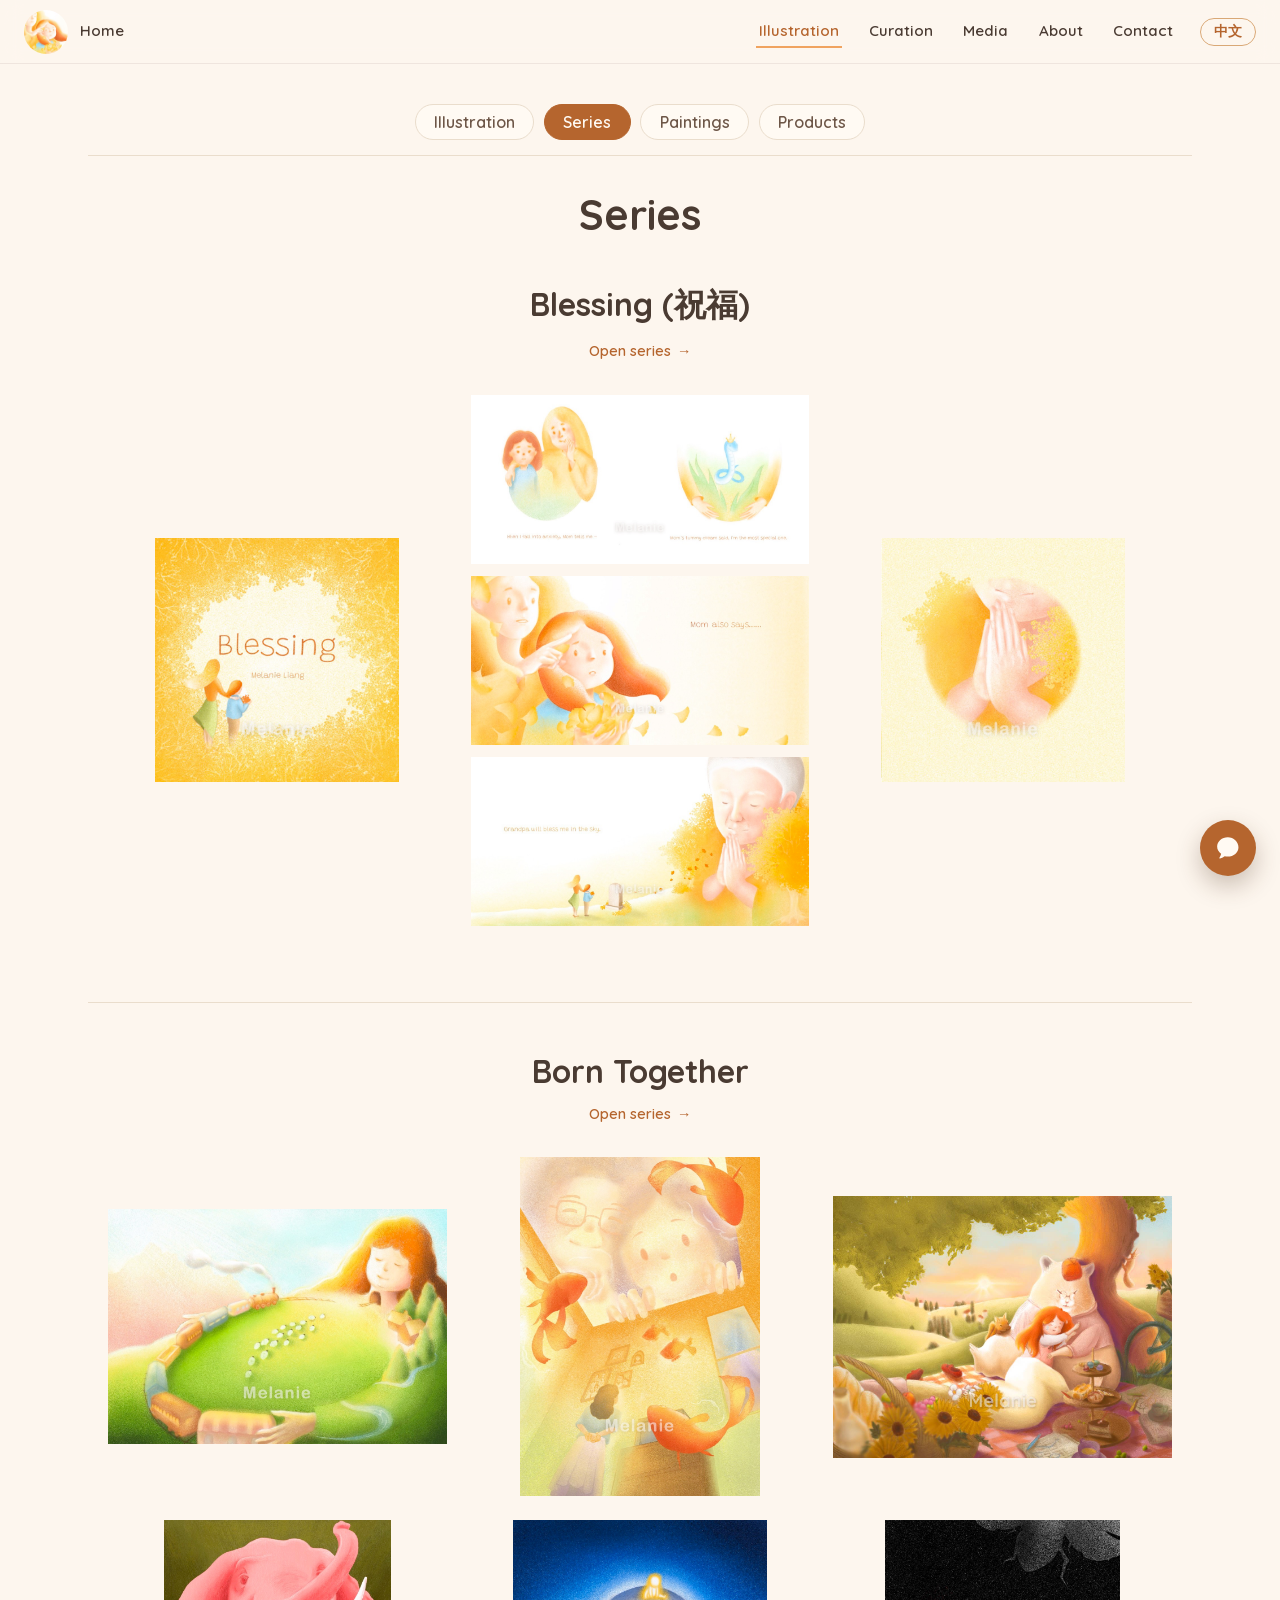
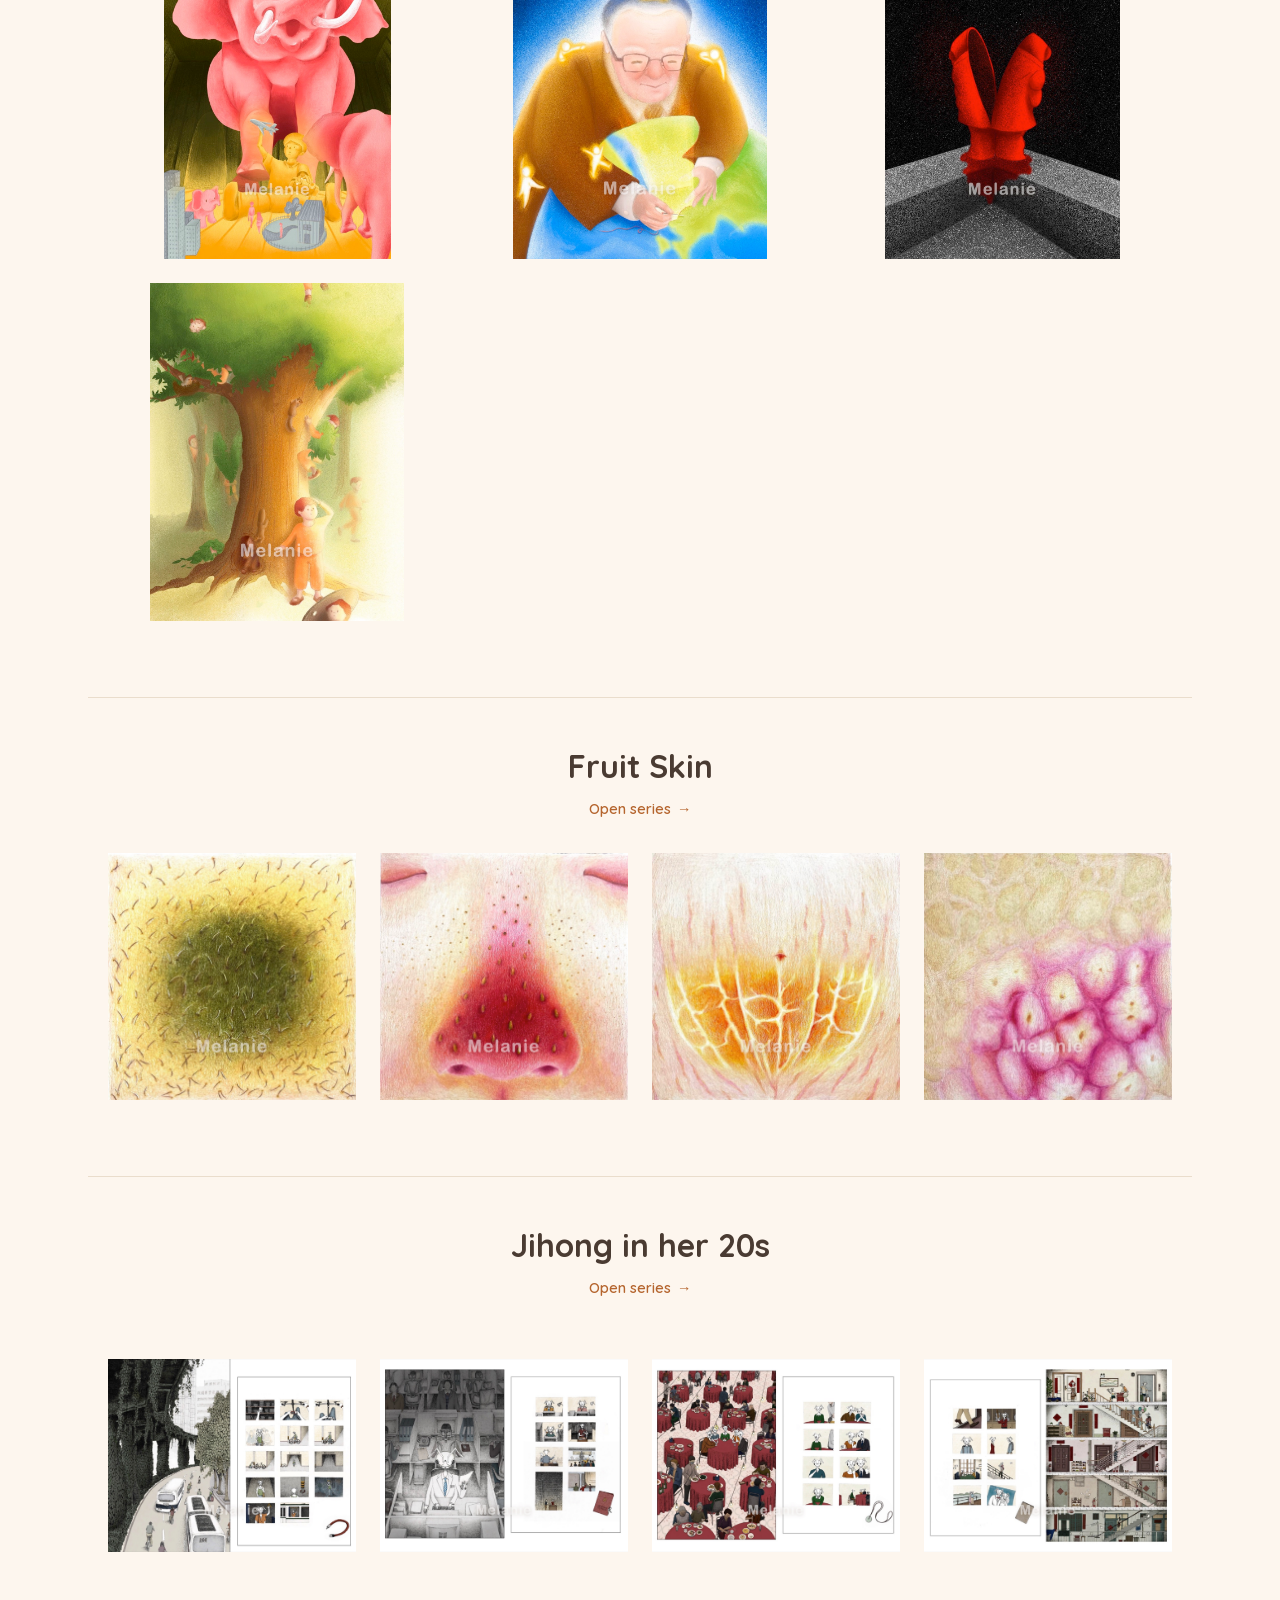
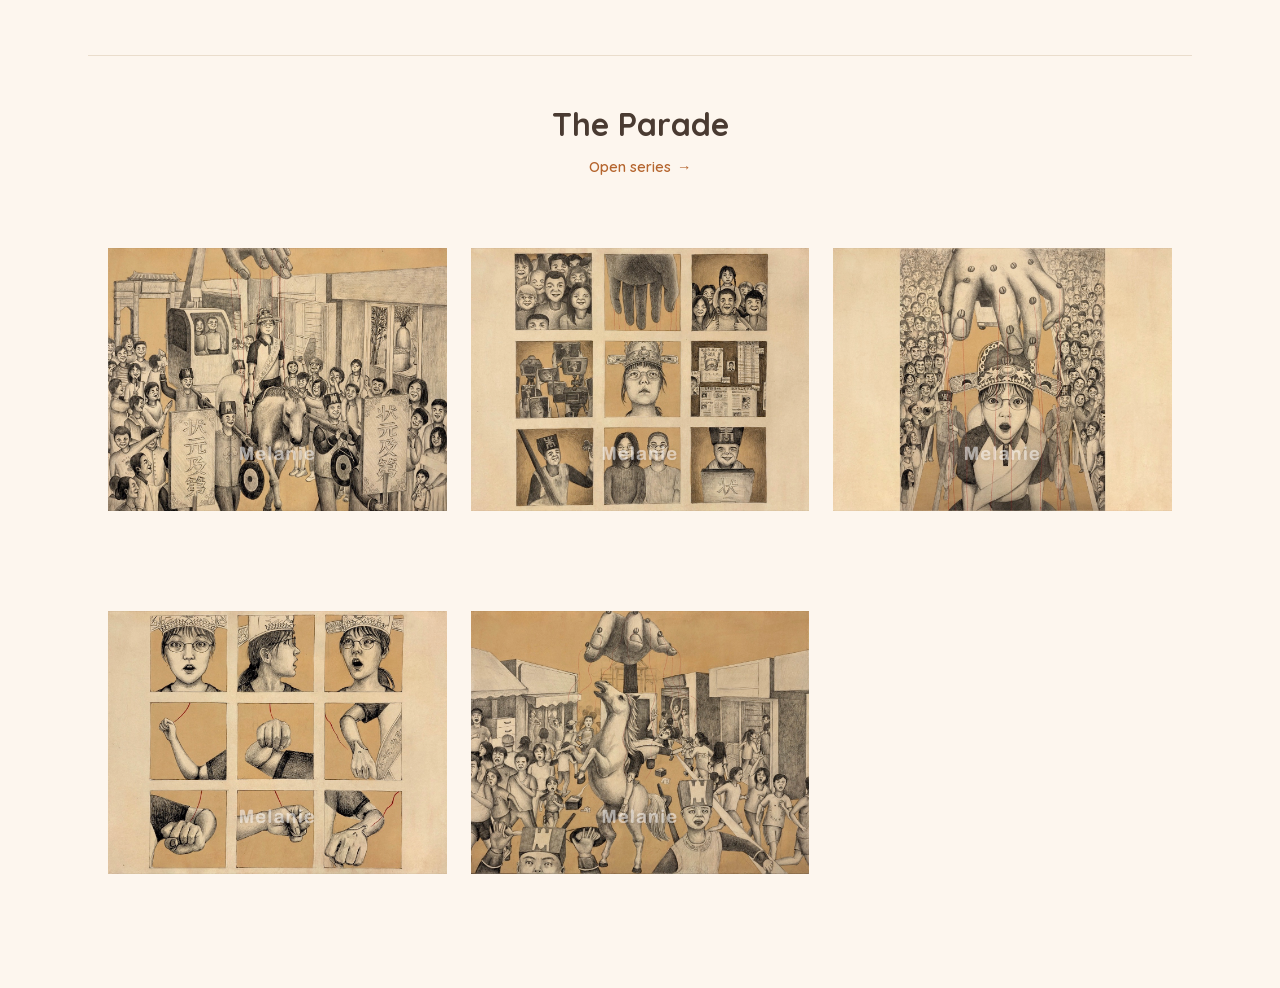
<file: series.html>
<!DOCTYPE html>
<html lang="en">
<head>
<meta charset="UTF-8">
<meta name="viewport" content="width=device-width, initial-scale=1.0">
<title data-zh="系列 — Simei Liang (Melanie)">Series — Simei Liang (Melanie)</title>
<script>try{if(localStorage.getItem('lang')==='zh'){document.documentElement.lang='zh-CN';var t=document.querySelector('title');t.dataset.en=t.textContent;if(t.dataset.zh)document.title=t.dataset.zh}}catch(e){}try{if(sessionStorage.getItem('slide-in')){sessionStorage.removeItem('slide-in');document.documentElement.classList.add('is-entering')}}catch(e){}</script>
<meta name="description" content="Illustration series by Simei Liang (Melanie): Blessing, Born Together, Fruit Skin, Jihong in her 20s, The Parade.">
<meta name="author" content="Simei Liang (Melanie) (Simei Liang)">
<link rel="canonical" href="https://melanie-liang.github.io/series.html">
<meta property="og:type" content="website">
<meta property="og:site_name" content="Simei Liang (Melanie)">
<meta property="og:title" content="Series — Simei Liang (Melanie)">
<meta property="og:description" content="Illustration series by Simei Liang (Melanie): Blessing, Born Together, Fruit Skin, Jihong in her 20s, The Parade.">
<meta property="og:url" content="https://melanie-liang.github.io/series.html">
<meta property="og:image" content="https://melanie-liang.github.io/assets/landing/illustrator.jpg">
<meta name="twitter:card" content="summary_large_image">
<link rel="icon" type="image/jpeg" href="assets/favicon.jpg">
<link rel="stylesheet" href="css/style.css">
</head>
<body>

<header class="site-nav">
  <a href="index.html" class="nav-logo">
    <img src="assets/logo.jpg" alt="">
    <span class="nav-logo-label"><span data-lang="en">Home</span><span data-lang="zh">首页</span></span>
  </a>
  <nav class="nav-menu" aria-label="Primary">
    <a href="illustration.html" class="nav-link active"><span data-lang="en">Illustration</span><span data-lang="zh">插画</span></a>
    <a href="curatorial-work.html" class="nav-link"><span data-lang="en">Curation</span><span data-lang="zh">策展</span></a>
    <a href="media-wechat.html" class="nav-link"><span data-lang="en">Media</span><span data-lang="zh">传媒</span></a>
    <a href="index.html#illustrator" class="nav-link"><span data-lang="en">About</span><span data-lang="zh">关于</span></a>
    <a href="contact.html" class="nav-link"><span data-lang="en">Contact</span><span data-lang="zh">联系</span></a>
    <button type="button" class="lang-switch" aria-label="Switch language / 切换语言"><span data-lang="en">中文</span><span data-lang="zh">EN</span></button>
  </nav>
</header>

<main class="series-page">
  <nav class="sub-nav" aria-label="Illustration">
    <a href="illustration.html"><span data-lang="en">Illustration</span><span data-lang="zh">插画</span></a>
    <a href="series.html" class="active"><span data-lang="en">Series</span><span data-lang="zh">系列</span></a>
    <a href="paintings.html"><span data-lang="en">Paintings</span><span data-lang="zh">油画</span></a>
    <a href="mixed-media.html"><span data-lang="en">Products</span><span data-lang="zh">产品</span></a>
  </nav>

  <div class="series-header">
    <h1><span data-lang="en">Series</span><span data-lang="zh">系列</span></h1>
  </div>

  <!-- ◆ 提醒 ◆这一页每个系列是一个 series-block。系列里增删图片时，要和对应的 series-N.html 保持一致（两处都改）。详细步骤见「网站使用说明书.html」。 -->
  <a class="series-block" href="series-1.html">
    <div class="series-block-header">
      <h2><span data-lang="en">Blessing (祝福)</span><span data-lang="zh">祝福（Blessing）</span></h2>
      <span class="series-block-cue"><span data-lang="en">Open series</span><span data-lang="zh">查看系列</span> <span aria-hidden="true">&rarr;</span></span>
    </div>
    <div class="art-grid art-grid--book">
      <figure class="art-tile">
        <img src="Art series/Series 1/1-1.jpg" alt="Blessing">
      </figure>
      <figure class="art-tile">
        <img src="Art series/Series 1/1-2.jpg" alt="Blessing">
      </figure>
      <figure class="art-tile">
        <img src="Art series/Series 1/1-3.jpg" alt="Blessing">
      </figure>
      <figure class="art-tile">
        <img src="Art series/Series 1/1-4.jpg" alt="Blessing">
      </figure>
      <figure class="art-tile">
        <img src="Art series/Series 1/1-5.jpg" alt="Blessing">
      </figure>
    </div>
  </a>

  <a class="series-block" href="series-2.html">
    <div class="series-block-header">
      <h2>Born Together</h2>
      <span class="series-block-cue"><span data-lang="en">Open series</span><span data-lang="zh">查看系列</span> <span aria-hidden="true">&rarr;</span></span>
    </div>
    <div class="art-grid">
      <figure class="art-tile">
        <img src="Art series/Series 2/2-1.jpg" alt="Born Together">
      </figure>
      <figure class="art-tile">
        <img src="Art series/Series 2/2-6.jpg" alt="Swam Across Your Wall">
      </figure>
      <figure class="art-tile">
        <img src="Art series/Series 2/2-7.jpg" alt="Dany and Mei">
      </figure>
      <figure class="art-tile">
        <img src="Art series/Series 2/2-4.jpg" alt="Elephant in the Room">
      </figure>
      <figure class="art-tile">
        <img src="Art series/Series 2/2-3.jpg" alt="Mending the World">
      </figure>
      <figure class="art-tile">
        <img src="Art series/Series 2/2-5.jpg" alt="Cicada">
      </figure>
      <figure class="art-tile">
        <img src="Art series/Series 2/2-2.jpg" alt="Find Yourself">
      </figure>
    </div>
  </a>

  <a class="series-block" href="series-3.html">
    <div class="series-block-header">
      <h2>Fruit Skin</h2>
      <span class="series-block-cue"><span data-lang="en">Open series</span><span data-lang="zh">查看系列</span> <span aria-hidden="true">&rarr;</span></span>
    </div>
    <div class="art-grid art-grid--four">
      <figure class="art-tile">
        <img src="Art series/Series 3/3-1.jpg" alt="Fruit Skin 1">
      </figure>
      <figure class="art-tile">
        <img src="Art series/Series 3/3-2.jpg" alt="Fruit Skin 2">
      </figure>
      <figure class="art-tile">
        <img src="Art series/Series 3/3-3.jpg" alt="Fruit Skin 3">
      </figure>
      <figure class="art-tile">
        <img src="Art series/Series 3/3-4.jpg" alt="Fruit Skin 4">
      </figure>
    </div>
  </a>

  <a class="series-block" href="series-4.html">
    <div class="series-block-header">
      <h2>Jihong in her 20s</h2>
      <span class="series-block-cue"><span data-lang="en">Open series</span><span data-lang="zh">查看系列</span> <span aria-hidden="true">&rarr;</span></span>
    </div>
    <div class="art-grid art-grid--four">
      <figure class="art-tile">
        <img src="Art series/Series 4/4-1.jpg" alt="Jihong in her 20s 1">
      </figure>
      <figure class="art-tile">
        <img src="Art series/Series 4/4-2.jpg" alt="Jihong in her 20s 2">
      </figure>
      <figure class="art-tile">
        <img src="Art series/Series 4/4-3.jpg" alt="Jihong in her 20s 3">
      </figure>
      <figure class="art-tile">
        <img src="Art series/Series 4/4-4.jpg" alt="Jihong in her 20s 4">
      </figure>
    </div>
  </a>

  <a class="series-block" href="series-5.html">
    <div class="series-block-header">
      <h2>The Parade</h2>
      <span class="series-block-cue"><span data-lang="en">Open series</span><span data-lang="zh">查看系列</span> <span aria-hidden="true">&rarr;</span></span>
    </div>
    <div class="art-grid">
      <figure class="art-tile">
        <img src="Art series/Series 5/5-1.jpg" alt="The Parade 1">
      </figure>
      <figure class="art-tile">
        <img src="Art series/Series 5/5-2.jpg" alt="The Parade 2">
      </figure>
      <figure class="art-tile">
        <img src="Art series/Series 5/5-3.jpg" alt="The Parade 3">
      </figure>
      <figure class="art-tile">
        <img src="Art series/Series 5/5-4.jpg" alt="The Parade 4">
      </figure>
      <figure class="art-tile">
        <img src="Art series/Series 5/5-5.jpg" alt="The Parade 5">
      </figure>
    </div>
  </a>
</main>

<button id="chat-button" class="chat-fab" type="button" aria-haspopup="dialog" aria-controls="chat-modal" aria-label="Open contact form">
  <svg viewBox="0 0 24 24" aria-hidden="true"><path fill="currentColor" d="M12 2C6.48 2 2 5.94 2 10.8c0 2.77 1.44 5.24 3.7 6.86-.12.9-.53 2.24-1.55 3.6a.5.5 0 0 0 .58.77c1.9-.62 3.42-1.5 4.4-2.2.9.24 1.86.37 2.87.37 5.52 0 10-3.94 10-8.8S17.52 2 12 2z"/></svg>
</button>

<div id="chat-modal" class="chat-modal" role="dialog" aria-modal="true" aria-labelledby="chat-modal-title" hidden>
  <div class="chat-modal-backdrop"></div>
  <div class="chat-modal-panel">
    <button class="chat-modal-close" type="button" aria-label="Close">&times;</button>
    <h2 id="chat-modal-title"><span data-lang="en">Say hello</span><span data-lang="zh">打个招呼</span></h2>
    <p><span data-lang="en">Send Simei Liang a quick note and she'll get back to you.</span><span data-lang="zh">给 Simei Liang 留个言，她会尽快回复你。</span></p>
    <form id="chat-form" class="chat-form">
      <input type="checkbox" name="botcheck" class="chat-form-honeypot" tabindex="-1" autocomplete="off">
      <div class="chat-field">
        <label for="chat-name"><span data-lang="en">Name</span><span data-lang="zh">姓名</span></label>
        <input type="text" id="chat-name" name="name" required>
      </div>
      <div class="chat-field">
        <label for="chat-email"><span data-lang="en">Email</span><span data-lang="zh">邮箱</span></label>
        <input type="email" id="chat-email" name="email" required>
      </div>
      <div class="chat-field">
        <label for="chat-message"><span data-lang="en">Message</span><span data-lang="zh">留言</span></label>
        <textarea id="chat-message" name="message" rows="4" required></textarea>
      </div>
      <button type="submit" class="chat-form-submit"><span data-lang="en">Send Message</span><span data-lang="zh">发送</span></button>
      <p class="chat-form-status" aria-live="polite"></p>
    </form>
  </div>
</div>

<script src="js/site-config.js"></script>
<script src="js/series-data.js"></script>
<script src="js/main.js"></script>
</body>
</html>
</file>
<file: css/style.css>
/* ---------- Self-hosted fonts ----------
   Downloaded from Google Fonts and served from assets/fonts/ instead of
   fonts.googleapis.com/fonts.gstatic.com, which are blocked in mainland
   China — self-hosting means the fonts load everywhere, not just where
   Google's CDN is reachable. Each file is a variable font covering the
   whole weight range in one download (that's why one file serves 500-700
   for Quicksand, and 400-700 for Nunito). Latin-alphabet glyphs only —
   Chinese text on the site (e.g. artwork titles) was already falling back
   to the system's own CJK font, since neither of these families ships
   Chinese glyphs at all, so nothing changes there. */
@font-face {
  font-family: 'Quicksand';
  font-style: normal;
  font-weight: 500 700;
  font-display: swap;
  src: url('../assets/fonts/quicksand.woff2') format('woff2');
}

@font-face {
  font-family: 'Nunito';
  font-style: normal;
  font-weight: 400 700;
  font-display: swap;
  src: url('../assets/fonts/nunito-normal.woff2') format('woff2');
}

@font-face {
  font-family: 'Nunito';
  font-style: italic;
  font-weight: 400;
  font-display: swap;
  src: url('../assets/fonts/nunito-italic.woff2') format('woff2');
}

/* ---------- Reset & base ---------- */
* {
  margin: 0;
  padding: 0;
  box-sizing: border-box;
}

html, body {
  height: 100%;
}

body {
  font-family: 'Nunito', "PingFang SC", "Hiragino Sans GB", "Microsoft YaHei", "Noto Sans SC", sans-serif;
  color: #4a3b32;
  background: #fdf6ee;
}

h1, h2 {
  font-family: 'Quicksand', "PingFang SC", "Hiragino Sans GB", "Microsoft YaHei", "Noto Sans SC", sans-serif;
}

a {
  color: inherit;
}

/* ---------- Site navigation ---------- */
.site-nav {
  position: fixed;
  top: 0;
  left: 0;
  right: 0;
  z-index: 20;
  display: flex;
  align-items: center;
  justify-content: space-between;
  gap: 1rem;
  padding: 0.6rem 1.5rem;
  background: rgba(253, 246, 238, 0.55);
  backdrop-filter: blur(10px);
  -webkit-backdrop-filter: blur(10px);
  border-bottom: 1px solid rgba(74, 46, 26, 0.08);
}

.nav-logo {
  display: flex;
  align-items: center;
  gap: 0.55rem;
  flex-shrink: 0;
  text-decoration: none;
}

/* Spelled out beside the avatar so it is obvious that clicking it is the way
   back to the main page -- the picture alone was not telling anyone that. */
.nav-logo-label {
  font-family: 'Quicksand', "PingFang SC", "Hiragino Sans GB", "Microsoft YaHei", "Noto Sans SC", sans-serif;
  font-weight: 600;
  font-size: 0.95rem;
  color: #4a3b32;
  /* Same padding and transparent border as .nav-link so switching the underline
     on and off never shifts the header. */
  padding: 0.4rem 0.2rem;
  border-bottom: 2px solid transparent;
  transition: color 0.2s ease, border-color 0.2s ease;
}

.nav-logo:hover .nav-logo-label {
  color: #b5652e;
  border-color: #f0a35f;
}

/* On the homepage the underline tracks the section in view: Home while the
   hero is on screen, About once the bio/awards sections are (see main.js). */
.nav-logo.active .nav-logo-label {
  color: #b5652e;
  border-color: #f0a35f;
}

.nav-logo img {
  width: 2.75rem;
  height: 2.75rem;
  border-radius: 50%;
  object-fit: cover;
  object-position: 12% center;
  display: block;
}

.nav-menu {
  display: flex;
  flex-wrap: wrap;
  align-items: center;
  justify-content: flex-end;
  gap: 1rem 1.5rem;
}

.nav-link {
  font-family: 'Quicksand', "PingFang SC", "Hiragino Sans GB", "Microsoft YaHei", "Noto Sans SC", sans-serif;
  font-weight: 600;
  font-size: 0.95rem;
  text-decoration: none;
  color: #4a3b32;
  padding: 0.4rem 0.2rem;
  border-bottom: 2px solid transparent;
  transition: color 0.2s ease, border-color 0.2s ease;
}

.nav-link:hover {
  color: #b5652e;
  border-color: #f0a35f;
}

.nav-link.active {
  color: #b5652e;
  border-color: #f0a35f;
}

/* ---------- Sub-nav (second row: siblings of the active top-level item) ---------- */
/* Centred, not tucked into the left corner: everything else on these pages is
   centred, so a left-aligned row read as page furniture and visitors were
   missing that the work is split into categories at all. */
.sub-nav {
  display: flex;
  flex-wrap: wrap;
  align-items: center;
  justify-content: center;
  gap: 0.6rem;
}

.series-page .sub-nav,
.content-page .sub-nav {
  position: relative;
  margin-bottom: 2rem;
  padding-bottom: 1rem;
}

/* A pseudo-element rather than a border, so it can draw in from the left. */
.series-page .sub-nav::after,
.content-page .sub-nav::after {
  content: '';
  position: absolute;
  left: 0;
  right: 0;
  bottom: 0;
  height: 1px;
  background: #eaddcc;
  transform-origin: left center;
}

/* Proper tabs rather than small grey links: Melanie found that visitors did
   not notice the work was split into categories at all. */
.sub-nav a {
  font-family: 'Quicksand', "PingFang SC", "Hiragino Sans GB", "Microsoft YaHei", "Noto Sans SC", sans-serif;
  font-weight: 600;
  font-size: 1rem;
  color: #6d5647;
  text-decoration: none;
  padding: 0.45rem 1.15rem;
  border: 1.5px solid #eaddcc;
  border-radius: 999px;
  background: #fffaf3;
  transition: color 0.2s ease, border-color 0.2s ease, background 0.2s ease;
}

.sub-nav a:hover {
  color: #b5652e;
  border-color: #d9a876;
}

.sub-nav a:hover {
  color: #b5652e;
}

.sub-nav a.active {
  color: #fffaf3;
  background: #b5652e;
  border-color: #b5652e;
}

/* ---------- Series pages ---------- */
.series-page {
  min-height: 100vh;
  min-height: 100svh;
  max-width: 72rem;
  margin: 0 auto;
  padding: 6.5rem 1.5rem 3rem;
}

.series-header {
  text-align: center;
  max-width: 40rem;
  margin: 0 auto 2.75rem;
}

.series-header h1 {
  font-size: clamp(1.8rem, 4vw, 2.6rem);
  margin-bottom: 0.75rem;
}

.series-header p {
  color: #5c4738;
  line-height: 1.6;
}

/* Year and materials for a body of work shown as one piece (the series pages
   and Mixed Media). These used to be per-image hover captions; Melanie asked
   for them here instead, because each of those pages is a single work. */
.work-meta {
  font-size: 0.9rem;
  font-weight: 600;
  color: #b5652e;
  margin-bottom: 0.9rem;
}

/* 18rem min keeps this at 3 tiles per row inside the 72rem container —
   bigger artwork than the 4-up it used to be, same overall grid width. */
.art-grid {
  display: grid;
  grid-template-columns: repeat(auto-fit, minmax(18rem, 1fr));
  gap: 1.5rem;
}

/* Only 2 paintings: stack them and size each closer to the width of the
   screen instead of splitting it in half. */
.art-grid--paintings {
  grid-template-columns: 1fr;
  justify-items: center;
}

.art-grid--paintings .art-tile {
  /* Melanie asked for these to take up at least a third of the screen; the
     100% ceiling just stops them overflowing the 72rem container on very
     wide displays. */
  width: clamp(20rem, 44vw, 100%);
}

/* A 4-piece series reads better as one full row than 3 + a lone straggler. */
.art-grid--four {
  grid-template-columns: repeat(auto-fit, minmax(15rem, 1fr));
}

/* Blessing is laid out as an open book: cover down the left, the three
   interior spreads stacked in the middle, back cover down the right.
   align-items: center keeps the single-tile side columns vertically centred
   against the tall middle column instead of stretching them. */
.art-grid--book {
  grid-template-columns: repeat(3, 1fr);
  align-items: center;
  row-gap: 0.75rem;
}

/* Explicit placement for all five -- auto-placement would fill row by row. */
.art-grid--book .art-tile:nth-child(1) { grid-column: 1; grid-row: 1 / 4; }
.art-grid--book .art-tile:nth-child(2) { grid-column: 2; grid-row: 1; }
.art-grid--book .art-tile:nth-child(3) { grid-column: 2; grid-row: 2; }
.art-grid--book .art-tile:nth-child(4) { grid-column: 2; grid-row: 3; }
.art-grid--book .art-tile:nth-child(5) { grid-column: 3; grid-row: 1 / 4; }

/* The three interior spreads are all 2:1 files. In a square tile each one sat
   in a band of empty page, which read as a big gap between them -- a 2:1 tile
   removes that and stacks them tight. Half the usual watermark inset keeps the
   name at the same height relative to the (now shorter) tile. */
.art-grid--book .art-tile:nth-child(2),
.art-grid--book .art-tile:nth-child(3),
.art-grid--book .art-tile:nth-child(4) {
  aspect-ratio: 2 / 1;
}

.art-grid--book .art-tile:nth-child(2)::before,
.art-grid--book .art-tile:nth-child(3)::before,
.art-grid--book .art-tile:nth-child(4)::before {
  padding-bottom: 9%;
}

/* Cover and back cover smaller than a full column so they sit beside the
   spreads rather than looming over them. */
.art-grid--book .art-tile:nth-child(1),
.art-grid--book .art-tile:nth-child(5) {
  width: 72%;
  justify-self: center;
}

/* Individual series pages: one big piece per row, read top to bottom. */
.art-grid--stacked {
  grid-template-columns: 1fr;
  justify-items: center;
  gap: 2.5rem;
}

.art-grid--stacked .art-tile {
  width: 100%;
  max-width: 44rem;
}

/* Blessing's own page. Its three interior spreads are 2:1 files and its cover
   and back cover are square. Forcing every tile square letterboxed each spread
   inside a tall empty box, which pushed the watermark off the artwork and left
   a big gap between pieces -- matching each tile to its own image fixes both,
   so the page gap can come down too. */
.art-grid--book-page {
  gap: 1rem;
}

.art-grid--book-page .art-tile--wide {
  aspect-ratio: 2 / 1;
}

.art-grid--book-page .art-tile--wide::before {
  padding-bottom: 9%;
}

.art-grid--book-page .art-tile--cover {
  max-width: 26rem;
}

/* Fruit Skin: small square works, and Melanie asked for them to show smaller
   than the other series' stacked pages. */
.art-grid--compact .art-tile {
  max-width: 30rem;
}

/* Mixed Media: every photo is a different shape, including one 1:4 strip. Each
   tile keeps its own proportions at a shared row height so nothing is cropped
   or squashed, and rows centre themselves. */
.art-grid--mixed {
  display: flex;
  flex-wrap: wrap;
  justify-content: center;
  align-items: flex-start;
  grid-template-columns: none;
  gap: 1.25rem;
}

/* The long 1:4 strip runs down one side rather than sitting alone at the
   bottom, where it read as one endless image with empty space beside it. */
.art-grid--mixed .mixed-side {
  flex: 0 0 16rem;
  max-width: 100%;
}

.art-grid--mixed .mixed-side .art-tile {
  width: 100%;
  height: auto;
  aspect-ratio: auto;
}

.art-grid--mixed .mixed-side .art-tile > img {
  width: 100%;
  height: auto;
}

/* Everything else fills the other side, each piece at its own proportions and
   a shared height, rows centring themselves. */
.art-grid--mixed .mixed-main {
  flex: 1 1 30rem;
  display: flex;
  flex-wrap: wrap;
  justify-content: center;
  align-items: flex-start;
  gap: 1.25rem;
}

.art-grid--mixed .mixed-main .art-tile {
  flex: 0 0 auto;
  height: 20rem;
  width: auto;
  aspect-ratio: auto;
}

.art-grid--mixed .mixed-main .art-tile img {
  height: 100%;
  width: auto;
}

.art-tile {
  position: relative;
  display: block;
  aspect-ratio: 1;
  overflow: hidden;
  cursor: pointer;
}

.art-tile img {
  width: 100%;
  height: 100%;
  object-fit: contain;
  display: block;
  transition: filter 0.35s ease, transform 0.35s ease;
}

/* The "Melanie" watermark used to be drawn here as a `content: 'Melanie'`
   pseudo-element. It is burned into the image files now, because a CSS
   watermark is painted by the browser and never reaches the file -- anyone
   could right-click, Save Image As, and get a clean copy. This rule is kept
   only as the hook the hover/focus states still use; it draws nothing. */
.art-tile::before {
  content: '';
  position: absolute;
  inset: 0;
  z-index: 1;
  /* Deliberately hit-testable, as a second line of defence against the iOS
     long-press menu: with this sheet of nothing over the picture, the press
     lands on the <figure> rather than on the <img>, and Safari has no image
     to offer "Save Image" for. Clicks still reach the tile (and the <a> around
     a series preview), so tapping to reveal the caption is unaffected. */
  pointer-events: auto;
}

/* :hover is scoped to real mouse pointers only — on touch devices it can
   stick around after a tap in an unpredictable way, so touch relies solely
   on the JS-driven .active class below for consistent open/close behavior. */
@media (hover: hover) and (pointer: fine) {
  .art-tile:hover > img {
    filter: blur(7px) brightness(0.72);
    transform: scale(1.06);
  }

  .art-tile:hover .art-overlay {
    opacity: 1;
  }

  .art-tile:hover::before {
    opacity: 0;
  }
}

.art-tile:focus-visible > img,
.art-tile.active > img {
  filter: blur(7px) brightness(0.72);
  transform: scale(1.06);
}

.art-tile:focus-visible::before,
.art-tile.active::before {
  opacity: 0;
}

.art-tile:focus-visible {
  outline: 3px solid #f0a35f;
  outline-offset: 3px;
}

/* A tile with no caption has nothing to reveal, so it gets none of the reveal
   behaviour: no blur, no zoom, no pointer, and the watermark stays put. The
   class is added by main.js to every .art-tile that has no .art-overlay, which
   is all of the series pages and Mixed Media. */
.art-tile--plain {
  cursor: default;
}

/* Except on series.html, where the whole block is a link -- clicking a preview
   there does go somewhere, so it should still look clickable. */
a.series-block .art-tile--plain {
  cursor: pointer;
}

.art-tile--plain img,
.art-tile--plain:hover img,
.art-tile--plain:focus-visible img,
.art-tile--plain.active img {
  filter: none;
  transform: none;
}

.art-tile--plain:hover::before,
.art-tile--plain:focus-visible::before,
.art-tile--plain.active::before {
  opacity: 1;
}

.art-overlay {
  position: absolute;
  inset: 0;
  z-index: 2;
  display: flex;
  flex-direction: column;
  align-items: center;
  justify-content: center;
  text-align: center;
  padding: 1.5rem;
  color: #fffaf3;
  opacity: 0;
  transition: opacity 0.3s ease;
  pointer-events: none;
}

.art-tile:focus-visible .art-overlay,
.art-tile.active .art-overlay {
  opacity: 1;
}

.art-overlay h3 {
  font-family: 'Quicksand', "PingFang SC", "Hiragino Sans GB", "Microsoft YaHei", "Noto Sans SC", sans-serif;
  font-size: 1.15rem;
  margin-bottom: 0.5rem;
  text-shadow: 0 2px 10px rgba(0, 0, 0, 0.35);
}

.art-overlay p {
  font-size: 0.9rem;
  line-height: 1.5;
  text-shadow: 0 2px 8px rgba(0, 0, 0, 0.35);
}

.series-pager {
  display: flex;
  flex-wrap: wrap;
  align-items: center;
  justify-content: center;
  gap: 1rem;
  margin-top: 3.5rem;
  padding-top: 2rem;
  border-top: 1px solid #eaddcc;
}

.pager-btn {
  display: inline-flex;
  align-items: center;
  gap: 0.5rem;
  padding: 0.7rem 1.4rem;
  border-radius: 999px;
  text-decoration: none;
  font-weight: 600;
  font-size: 0.95rem;
  transition: background 0.2s ease, color 0.2s ease, transform 0.2s ease;
}

.pager-prev,
.pager-next {
  border: 1.5px solid #d9a876;
  color: #b5652e;
}

.pager-prev:hover,
.pager-next:hover {
  background: #b5652e;
  color: #fffaf3;
  transform: translateY(-2px);
}

.pager-all {
  background: #b5652e;
  color: #fffaf3;
}

.pager-all:hover {
  background: #9c5326;
  transform: translateY(-2px);
}

.pager-arrow {
  font-size: 1.1rem;
  line-height: 1;
}

/* ---------- Content pages (Illustration hub, Paintings, Curatorial Work) ---------- */
.content-page {
  min-height: 100vh;
  min-height: 100svh;
  max-width: 46rem;
  margin: 0 auto;
  padding: 6.5rem 1.5rem 4rem;
}

.project-list {
  display: flex;
  flex-direction: column;
  gap: 2rem;
}

.project-block {
  padding-bottom: 1.75rem;
  border-bottom: 1px solid #eaddcc;
}

.project-block:last-child {
  border-bottom: none;
  padding-bottom: 0;
}

.project-block h2 {
  font-size: 1.2rem;
  margin-bottom: 0.3rem;
}

.project-role {
  font-size: 0.9rem;
  font-weight: 600;
  color: #b5652e;
  margin-bottom: 0.6rem;
}

.project-block p {
  line-height: 1.7;
  color: #5c4738;
}


/* Exhibition documentation, NOT Melanie's own artwork: deliberately no
   "Melanie" watermark and no hover caption, because these photos show other
   artists' work in the shows she organised. Keep it that way. */
/* One uniform grid: every photo, poster included, the same size. Melanie tried
   a poster-left / photos-right split and asked to go back to this.
   auto-fill, not auto-fit: with auto-fit the Sotheby's block (only two photos)
   stretched them to double everyone else's size, which is exactly what she
   asked to get away from. */
/* Flex, not grid: grid aligns every row to the same columns, so a short last
   row sits under the left of the row above. Wrapping flex items with
   justify-content: center centre each row on its own. */
.project-gallery {
  display: flex;
  flex-wrap: wrap;
  justify-content: center;
  gap: 1rem;
  margin-top: 1.5rem;
}

/* Five photos would otherwise wrap as 4 + a lone one. Capping the row at three
   tiles gives 3 + 2, which Melanie asked for. Add this to any gallery whose
   last row would hold a single tile. */
.project-gallery--3up {
  max-width: calc(16.5rem * 3 + 1rem * 2);
  margin-left: auto;
  margin-right: auto;
}

.project-shot {
  margin: 0;
  width: 16.5rem;
  aspect-ratio: 1;
  overflow: hidden;
}

.project-shot img {
  width: 100%;
  height: 100%;
  object-fit: contain;
  display: block;
}

.hub-links {
  display: flex;
  flex-wrap: wrap;
  gap: 1rem;
  margin-top: 2rem;
  justify-content: center;
}

.contact-list {
  list-style: none;
  max-width: 26rem;
  margin: 2.5rem auto 0;
}

.contact-list li {
  display: flex;
  justify-content: space-between;
  align-items: baseline;
  gap: 1rem;
  padding: 1.1rem 0;
  border-bottom: 1px solid #eaddcc;
}

.contact-list li:last-child {
  border-bottom: none;
}

.contact-label {
  font-family: 'Quicksand', "PingFang SC", "Hiragino Sans GB", "Microsoft YaHei", "Noto Sans SC", sans-serif;
  font-weight: 600;
  color: #8a6f5c;
}

/* Orange and underlined from the start, not only on hover: an art director
   reviewing the page should see at a glance that these are links, not text
   to be copied out by hand. */
.contact-list a {
  font-weight: 600;
  color: #b5652e;
  text-decoration: underline;
  text-decoration-thickness: 1px;
  text-underline-offset: 3px;
  text-decoration-color: rgba(181, 101, 46, 0.5);
  transition: color 0.2s ease, text-decoration-color 0.2s ease;
}

.contact-list a:hover {
  color: #8f4c1f;
  text-decoration-color: currentColor;
}

/* Each series on series.html is one big link into its own page — the whole
   block is clickable, and the tint + name colour + arrow on hover are there
   so it reads as clickable rather than looking like a static gallery. */
.series-block {
  display: block;
  margin-top: 3rem;
  padding: 3rem 1.25rem 1.75rem;
  border-top: 1px solid #eaddcc;
  color: inherit;
  text-decoration: none;
  transition: background 0.25s ease;
}

.series-block:first-of-type {
  margin-top: 0;
  padding-top: 0;
  border-top: none;
}

a.series-block:hover,
a.series-block:focus-visible {
  background: rgba(240, 163, 95, 0.09);
}

a.series-block:focus-visible {
  outline: 3px solid #f0a35f;
  outline-offset: 2px;
}

.series-block-header {
  text-align: center;
  max-width: 40rem;
  margin: 0 auto 2rem;
}

.series-block-header h2 {
  font-family: 'Quicksand', "PingFang SC", "Hiragino Sans GB", "Microsoft YaHei", "Noto Sans SC", sans-serif;
  font-size: clamp(1.5rem, 3.5vw, 2rem);
  margin-bottom: 0.75rem;
  transition: color 0.25s ease;
}

a.series-block:hover .series-block-header h2,
a.series-block:focus-visible .series-block-header h2 {
  color: #b5652e;
}

.series-block-header p {
  color: #5c4738;
  line-height: 1.6;
}

.series-block-cue {
  display: inline-flex;
  align-items: center;
  gap: 0.4rem;
  font-family: 'Quicksand', "PingFang SC", "Hiragino Sans GB", "Microsoft YaHei", "Noto Sans SC", sans-serif;
  font-weight: 600;
  font-size: 0.9rem;
  color: #b5652e;
  transition: gap 0.25s ease;
}

a.series-block:hover .series-block-cue,
a.series-block:focus-visible .series-block-cue {
  gap: 0.85rem;
  text-decoration: underline;
}

/* Preview tiles inside a series block aren't individually interactive — the
   block itself is the link — so suppress the per-tile blur/caption reveal
   and keep the watermark showing. */
.series-block .art-tile:hover > img,
.series-block .art-tile:focus-visible > img {
  filter: none;
  transform: none;
}

.series-block .art-tile:hover::before,
.series-block .art-tile:focus-visible::before {
  opacity: 1;
}

.series-card-title {
  display: block;
  margin-top: 0.6rem;
  text-align: center;
  font-family: 'Quicksand', "PingFang SC", "Hiragino Sans GB", "Microsoft YaHei", "Noto Sans SC", sans-serif;
  font-weight: 600;
  color: #4a3b32;
}

.coming-soon {
  text-align: center;
  padding: 3rem 1.5rem;
  border: 1px dashed #d9a876;
  border-radius: 1.25rem;
  color: #8a6f5c;
  font-style: italic;
}

/* ---------- Pending grid: real captions/metadata, image + title not in yet ---------- */
.pending-grid {
  display: grid;
  grid-template-columns: repeat(auto-fill, minmax(13rem, 1fr));
  gap: 1.5rem;
}

.pending-tile {
  text-align: center;
}

.pending-image {
  aspect-ratio: 1;
  display: flex;
  align-items: center;
  justify-content: center;
  border: 1px dashed #d9a876;
  border-radius: 1.25rem;
  color: #8a6f5c;
  font-style: italic;
  margin-bottom: 0.6rem;
}

.pending-title {
  font-weight: 600;
  font-style: italic;
  color: #8a6f5c;
  margin-bottom: 0.2rem;
}

.pending-meta {
  font-size: 0.85rem;
  color: #8a6f5c;
}

/* ---------- Scroll container ---------- */
.scroller {
  height: 100vh;
  height: 100svh;
  overflow-y: auto;
  scroll-snap-type: y mandatory;
  scrollbar-width: none; /* Firefox */
  -ms-overflow-style: none; /* legacy Edge/IE */
}

.scroller::-webkit-scrollbar {
  display: none; /* Chrome, Safari, modern Edge */
}

.scroller.no-snap {
  scroll-snap-type: none;
}

.section {
  position: relative;
  height: 100vh;
  height: 100svh;
  scroll-snap-align: start;
  scroll-snap-stop: always;
}

/* ---------- Section 1: hero ---------- */
.hero-section {
  display: flex;
  align-items: center;
  justify-content: center;
  overflow: hidden;
}

.hero-bg {
  position: absolute;
  inset: 0;
  width: 100%;
  height: 100%;
  object-fit: cover;
  /* The source is already the top half of "Swam Across Your Wall"; anchoring to
     the top means any further cropping on wide screens takes from the bottom,
     never from the two faces. */
  /* The crop is the faces and both of the girl's hands, with a little room
     under them, starting from the very top of the painting so there is some
     room above their heads. Biased slightly downwards so that on a short
     window it is the top that goes rather than her hands. */
  object-position: center 60%;
  /* Sharp and unaltered -- no blur, no denoising pass, no scale-up. The
     graininess that earlier rounds kept trying to blur away was the old
     source file being too small for a full-screen background: blurring it
     only clumped the speckle into blotches. Melanie supplied a bigger
     original instead, so the texture is simply resolved now. */
  /* No scale-up: hero.jpg is already cropped to exactly the framing Melanie
     wants, so enlarging it here would only eat into the edges again. */
  /* Back to the softness the cover originally had. This is safe now in a way
     it never was before: the speckled grain is out of hero.jpg itself, so the
     blur has clean input and simply softens, instead of clumping the noise
     into blotches the way every earlier round did. The scale-up hides the
     transparent edge a blur leaves; `object-position: center 60%` above keeps
     the girl's hands when a short window has to crop something. */
  filter: blur(5px);
  transform: scale(1.06);
}

/* The dark wash that used to sit here was only ever there to hold white text
   over the painting, and it dimmed the artwork badly -- Melanie's original is
   bright and she noticed. The type is dark brown now, so nothing needs to be
   darkened. Kept in the markup, and kept as a rule, so there is one obvious
   place to put a veil back if some future cover needs one. */
.hero-overlay {
  position: absolute;
  inset: 0;
  /* The original full-height wash, which is where Melanie came back to after
     trying it without: no scrim at all (the cover is nearly white in the
     middle, so white type vanished) and a pair of local gradients behind the
     text only. This one darkens the whole cover, which is the trade she
     accepted to get the white type reading everywhere, including the contact
     row along the bottom. */
  background: linear-gradient(
    to bottom,
    rgba(74, 46, 26, 0.15) 0%,
    rgba(74, 46, 26, 0.35) 55%,
    rgba(74, 46, 26, 0.55) 100%
  );
}

.hero-content {
  position: relative;
  z-index: 1;
  text-align: center;
  color: #fffaf3;
  padding: 2rem;
  max-width: 40rem;
}


.hero-name {
  font-size: clamp(2.9rem, 7.5vw, 5rem);
  font-weight: 700;
  margin: 0.35rem 0 1.1rem;
  text-shadow: 0 1px 2px rgba(74, 46, 26, 0.45), 0 3px 16px rgba(74, 46, 26, 0.6);
}


.hero-rule {
  width: clamp(5.5rem, 6vw, 7rem);
  height: 3px;
  margin: 0 auto 1.4rem;
  border: none;
  background: #f6c99a;
  border-radius: 2px;
}

.hero-tagline {
  font-size: clamp(1.3rem, 1.9vw, 1.8rem);
  font-style: italic;
  margin-bottom: 1.9rem;
  text-shadow: 0 1px 2px rgba(74, 46, 26, 0.45), 0 2px 10px rgba(74, 46, 26, 0.55);
}

/* The obvious way into the site. The bare chevron that used to sit at the
   bottom was too easy to miss, so this says where it goes. */
/* Quiet by default, so it never competes with her name: a barely-there warm
   tint, a thin light outline and white text. It fills with cream on hover.
   No backdrop blur and no drop shadow -- both were what made the earlier
   version read as a grey smudge sitting on top of the artwork. */
.hero-enter {
  display: inline-block;
  margin-top: 0.6rem;
  padding: 0.8rem 2.6rem;
  border: 1.5px solid rgba(255, 250, 243, 0.6);
  border-radius: 999px;
  background: rgba(74, 46, 26, 0.34);
  color: #fffaf3;
  text-decoration: none;
  font-family: 'Quicksand', "PingFang SC", "Hiragino Sans GB", "Microsoft YaHei", "Noto Sans SC", sans-serif;
  font-weight: 600;
  font-size: 1.05rem;
  letter-spacing: 0.04em;
  text-shadow: 0 1px 3px rgba(74, 46, 26, 0.5);
  transition: background 0.25s ease, color 0.25s ease, border-color 0.25s ease, transform 0.25s ease;
}

.hero-enter:hover,
.hero-enter:focus-visible {
  background: #fffaf3;
  border-color: #fffaf3;
  color: #4a3b32;
  text-shadow: none;
  transform: translateY(-2px);
}

.hero-scroll-hint {
  display: block;
  width: 1.5rem;
  margin: 1.5rem auto 0;
  animation: nudge 2.2s ease-in-out infinite;
}

.hero-scroll-hint .chevron {
  display: block;
  margin: 0 auto;
  opacity: 0.9;
  filter: drop-shadow(0 1px 3px rgba(74, 46, 26, 0.6));
}

@keyframes nudge {
  0%, 100% { transform: translateY(0); }
  50% { transform: translateY(4px); }
}

/* Contact details sit quietly along the bottom of the cover. As big buttons in
   the middle they were too tempting -- people clicked straight off to Instagram
   instead of looking at the work. */
.hero-links {
  position: absolute;
  bottom: 1.5rem;
  /* left/right rather than left:50% + translate: with only `left` set, an
     absolutely positioned box may only use the space from there to the right
     edge, which on a phone was half the screen and wrapped the row. */
  left: 0;
  right: 0;
  z-index: 1;
  list-style: none;
  display: flex;
  flex-wrap: wrap;
  gap: 0.35rem 1.6rem;
  justify-content: center;
  margin: 0;
  padding: 0 1.25rem;
  max-width: 100%;
}

.hero-links a {
  display: inline-block;
  color: rgba(255, 250, 243, 0.85);
  text-decoration: none;
  font-size: 1rem;
  font-weight: 500;
  text-shadow: 0 1px 2px rgba(74, 46, 26, 0.55), 0 2px 8px rgba(74, 46, 26, 0.5);
  transition: color 0.25s ease;
}

.hero-links a:hover {
  color: #fffaf3;
  text-decoration: underline;
}


.chevron {
  width: 0.85rem;
  height: 0.85rem;
  border-right: 2.5px solid #fffaf3;
  border-bottom: 2.5px solid #fffaf3;
  transform: rotate(45deg);
}

@keyframes bob-up {
  0%, 100% { transform: translateX(-50%) translateY(0); }
  50% { transform: translateX(-50%) translateY(-8px); }
}

@keyframes bob {
  0%, 100% { transform: translateX(-50%) translateY(0); }
  50% { transform: translateX(-50%) translateY(8px); }
}

/* ---------- Sections 2 & 3: split layout ---------- */
.split-section {
  position: relative;
  display: flex;
}

.split-section.reverse {
  flex-direction: row-reverse;
}

.split-scroll-cue {
  position: absolute;
  bottom: 1.5rem;
  left: 50%;
  transform: translateX(-50%);
  z-index: 5;
  display: flex;
  align-items: center;
  justify-content: center;
  width: 2.5rem;
  height: 2.5rem;
  border-radius: 50%;
  background: rgba(181, 101, 46, 0.85);
  border: none;
  cursor: pointer;
  animation: bob 2.2s ease-in-out infinite;
}

.split-scroll-cue .chevron {
  border-color: #fffaf3;
}

/* At the bottom of the panel the arrow flips up, so it is clear the list has
   ended and the button now takes you back. */
.split-scroll-cue.at-end {
  animation-name: bob-up;
}

.split-scroll-cue.at-end .chevron {
  transform: rotate(225deg) translate(-2px, -2px);
}

.split-image {
  flex: 1 1 45%;
  height: 100%;
  overflow: hidden;
}

.split-image img {
  width: 100%;
  height: 100%;
  object-fit: cover;
  /* Both photos are of Melanie with her head in the upper third. Anchoring to
     the very top still cut her face off on phones, because a short panel then
     keeps only what is above the face. 22% puts the crop window just above the
     beret, so the whole head stays in frame at any panel height. */
  object-position: center 18%;
  display: block;
}

.split-text {
  flex: 1 1 55%;
  height: 100%;
  overflow-y: auto;
  display: flex;
  align-items: flex-start;
  background: #fdf6ee;
  scrollbar-width: none; /* Firefox */
  -ms-overflow-style: none; /* legacy Edge/IE */
}

.split-text::-webkit-scrollbar {
  display: none; /* Chrome, Safari, modern Edge */
}

.split-text-inner {
  margin: auto 0;
  padding: clamp(2rem, 5vw, 5rem);
  max-width: 42rem;
}

.split-text h2 {
  font-size: 1.4rem;
  color: #b5652e;
  margin: 1.75rem 0 0.6rem;
}

.split-text h2:first-child {
  margin-top: 0;
}

.split-text p {
  line-height: 1.7;
  margin-bottom: 0.75rem;
  font-size: 1.02rem;
}

.split-text .lede {
  font-size: 1.12rem;
  font-weight: 600;
  color: #5c4738;
}

.split-text .closing {
  margin-top: 1.5rem;
  font-style: italic;
  color: #8a6f5c;
  border-top: 1px solid #eaddcc;
  padding-top: 1.25rem;
}

.cta-row {
  display: flex;
  flex-wrap: wrap;
  gap: 1rem;
  margin-top: 1.75rem;
}

.cta-btn {
  display: inline-flex;
  align-items: center;
  gap: 0.5rem;
  padding: 0.75rem 1.5rem;
  border-radius: 999px;
  font-family: 'Quicksand', "PingFang SC", "Hiragino Sans GB", "Microsoft YaHei", "Noto Sans SC", sans-serif;
  font-weight: 600;
  font-size: 0.95rem;
  text-decoration: none;
  transition: background 0.2s ease, color 0.2s ease, transform 0.2s ease;
}

.cta-primary {
  background: #b5652e;
  color: #fffaf3;
}

.cta-primary:hover {
  background: #9c5326;
  transform: translateY(-2px);
}

.cta-secondary {
  border: 1.5px solid #d9a876;
  color: #b5652e;
}

.cta-secondary:hover {
  background: #b5652e;
  color: #fffaf3;
  transform: translateY(-2px);
}

.cta-arrow {
  font-size: 1.05rem;
  line-height: 1;
}

/* The Works button's arrow points right and the page now really does move
   right: the current page steps out to the left, the next one arrives from
   the right. Only that button does it -- see main.js. */
body {
  overflow-x: hidden;
}

/* A full-width slide, not a nudge and a fade: it should read the way the
   homepage's section scrolling does, so the easing approximates the
   easeInOutQuad used by animateScrollTo. The fixed header stays put, so the
   content slides underneath it exactly as it does when you scroll down. */
@keyframes page-in {
  from { transform: translateX(100%); }
  to { transform: none; }
}

html.is-entering main,
html.is-entering .scroller {
  animation: page-in 0.42s cubic-bezier(0.45, 0, 0.55, 1) both;
}

/* The rule under the category tabs draws itself in afterwards, rather than
   being there the moment the page lands. */
@keyframes rule-in {
  from { transform: scaleX(0); }
  to { transform: scaleX(1); }
}

html.is-entering .series-page .sub-nav::after,
html.is-entering .content-page .sub-nav::after {
  animation: rule-in 0.9s cubic-bezier(0.45, 0, 0.55, 1) 0.3s both;
}

@media (prefers-reduced-motion: reduce) {
  html.is-entering main,
  html.is-entering .scroller,
  html.is-entering .series-page .sub-nav::after,
  html.is-entering .content-page .sub-nav::after {
    animation: none;
  }
}

.award-list {
  list-style: none;
  margin-bottom: 0.5rem;
}

.award-list li {
  position: relative;
  line-height: 1.6;
  padding-left: 1.3rem;
  margin-bottom: 0.7rem;
  font-size: 0.98rem;
}

.award-list li::before {
  content: "\2726";
  position: absolute;
  left: 0;
  top: 0.05rem;
  color: #f0a35f;
  font-size: 0.8rem;
}

.award-list li.award-group::before {
  content: "";
}

.award-sublist {
  list-style: none;
  margin: 0.5rem 0 0.6rem;
  padding-left: 0.3rem;
}

.award-sublist li {
  position: relative;
  line-height: 1.6;
  padding-left: 1.1rem;
  margin-bottom: 0.4rem;
  font-size: 0.95rem;
}

.award-sublist li::before {
  content: "\2013";
  position: absolute;
  left: 0;
  top: 0;
  color: #f0a35f;
}

.award-note {
  font-size: 0.85rem;
  font-style: italic;
  color: #8a6f5c;
  margin: 0 0 0.7rem;
}

/* ---------- Dot navigation ---------- */
.dot-nav {
  position: fixed;
  right: 1.5rem;
  top: 50%;
  transform: translateY(-50%);
  z-index: 10;
  display: flex;
  flex-direction: column;
  gap: 0.9rem;
}

.dot {
  width: 0.65rem;
  height: 0.65rem;
  border-radius: 50%;
  background: rgba(74, 46, 26, 0.25);
  border: 1.5px solid rgba(74, 46, 26, 0.35);
  transition: background 0.25s ease, transform 0.25s ease;
}

.dot:hover {
  transform: scale(1.2);
}

.dot.active {
  background: #b5652e;
  border-color: #b5652e;
  transform: scale(1.25);
}

/* ---------- Floating chat button + contact modal ---------- */
body.chat-modal-open {
  overflow: hidden;
}

body.chat-modal-open .scroller {
  overflow: hidden;
}

.chat-fab {
  position: fixed;
  right: 1.5rem;
  bottom: 1.5rem;
  z-index: 30;
  width: 3.5rem;
  height: 3.5rem;
  border-radius: 50%;
  background: #b5652e;
  color: #fffaf3;
  border: none;
  display: flex;
  align-items: center;
  justify-content: center;
  cursor: pointer;
  box-shadow: 0 10px 24px rgba(74, 46, 26, 0.28);
  transition: background 0.2s ease, transform 0.2s ease;
}

.chat-fab:hover {
  background: #9c5326;
  transform: translateY(-3px);
}

.chat-fab svg {
  width: 1.6rem;
  height: 1.6rem;
}

.chat-modal[hidden] {
  display: none;
}

.chat-modal {
  position: fixed;
  inset: 0;
  z-index: 40;
  display: flex;
  align-items: flex-end;
  justify-content: flex-end;
  padding: 1.5rem;
}

.chat-modal-backdrop {
  position: absolute;
  inset: 0;
  background: rgba(74, 46, 26, 0.35);
}

.chat-modal-panel {
  position: relative;
  width: 100%;
  max-width: 24rem;
  max-height: calc(100vh - 3rem);
  overflow-y: auto;
  background: #fffaf3;
  border-radius: 1.25rem;
  padding: 1.75rem;
  box-shadow: 0 20px 50px rgba(74, 46, 26, 0.3);
  animation: chat-pop 0.25s ease;
}

@keyframes chat-pop {
  from {
    opacity: 0;
    transform: translateY(12px) scale(0.97);
  }
  to {
    opacity: 1;
    transform: translateY(0) scale(1);
  }
}

.chat-modal-close {
  position: absolute;
  top: 0.75rem;
  right: 0.75rem;
  width: 2rem;
  height: 2rem;
  border-radius: 50%;
  border: none;
  background: transparent;
  color: #8a6f5c;
  font-size: 1.4rem;
  line-height: 1;
  cursor: pointer;
}

.chat-modal-close:hover {
  background: #f5e8d8;
  color: #b5652e;
}

.chat-modal-panel h2 {
  font-family: 'Quicksand', "PingFang SC", "Hiragino Sans GB", "Microsoft YaHei", "Noto Sans SC", sans-serif;
  font-size: 1.35rem;
  margin-bottom: 0.4rem;
  color: #4a3b32;
}

.chat-modal-panel > p {
  font-size: 0.92rem;
  color: #5c4738;
  margin-bottom: 1.25rem;
}

.chat-form {
  display: flex;
  flex-direction: column;
  gap: 0.9rem;
}

.chat-form-honeypot {
  display: none;
}

.chat-field {
  display: flex;
  flex-direction: column;
  gap: 0.35rem;
}

.chat-field label {
  font-family: 'Quicksand', "PingFang SC", "Hiragino Sans GB", "Microsoft YaHei", "Noto Sans SC", sans-serif;
  font-weight: 600;
  font-size: 0.85rem;
  color: #4a3b32;
}

.chat-field input,
.chat-field textarea {
  width: 100%;
  padding: 0.6rem 0.8rem;
  border: 1.5px solid #eaddcc;
  border-radius: 0.7rem;
  font-family: 'Nunito', "PingFang SC", "Hiragino Sans GB", "Microsoft YaHei", "Noto Sans SC", sans-serif;
  font-size: 0.95rem;
  color: #4a3b32;
  background: #fff;
  resize: vertical;
}

.chat-field input:focus,
.chat-field textarea:focus {
  outline: none;
  border-color: #d9a876;
}

.chat-form-submit {
  margin-top: 0.3rem;
  padding: 0.75rem 1.5rem;
  border-radius: 999px;
  border: none;
  background: #b5652e;
  color: #fffaf3;
  font-family: 'Quicksand', "PingFang SC", "Hiragino Sans GB", "Microsoft YaHei", "Noto Sans SC", sans-serif;
  font-weight: 600;
  font-size: 0.95rem;
  cursor: pointer;
  transition: background 0.2s ease, transform 0.2s ease;
}

.chat-form-submit:hover:not(:disabled) {
  background: #9c5326;
  transform: translateY(-2px);
}

.chat-form-submit:disabled {
  opacity: 0.7;
  cursor: not-allowed;
}

.chat-form-status {
  margin-top: 0.6rem;
  font-size: 0.88rem;
  min-height: 1.2em;
}

.chat-form-status.success {
  color: #4d7c3f;
}

.chat-form-status.error {
  color: #b5482e;
}

/* ---------- Responsive ---------- */
@media (max-width: 860px) {
  /* Too narrow for a 3-up book spread: stack it like every other grid. The
     nth-child selectors have to be repeated here -- the desktop placements use
     them too, and a plainer selector loses to them, which collapsed the cover
     to zero width on phones. */
  .art-grid--book {
    grid-template-columns: 1fr;
  }

  .art-grid--book .art-tile:nth-child(1),
  .art-grid--book .art-tile:nth-child(2),
  .art-grid--book .art-tile:nth-child(3),
  .art-grid--book .art-tile:nth-child(4),
  .art-grid--book .art-tile:nth-child(5) {
    grid-column: auto;
    grid-row: auto;
    width: 100%;
  }

  .split-section,
  .split-section.reverse {
    flex-direction: column;
  }

  /* The header is fixed and sits over the top of this panel, which hid
     Melanie's face. Pad the photo down past it and give the panel a little
     more height to make up for the padding. */
  /* Phones: the homepage becomes one ordinary long page. On desktop each
     section is pinned to the screen and its text scrolls inside it; on a
     phone that left the photo stuck at the top while the text slid under it,
     and most of the bio was never visible. Melanie asked for it to scroll
     like one long image instead. */
  .scroller {
    scroll-snap-type: none;
  }

  .section.split-section {
    height: auto;
  }

  .split-text {
    height: auto;
    overflow-y: visible;
  }

  /* Both only make sense for the pinned, screen-by-screen layout. */
  .dot-nav,
  .split-scroll-cue {
    display: none;
  }

  /* Roughly square photo (Melanie asked for "类似于正方形的一个长方形"). */
  .split-image {
    flex: 0 0 auto;
    height: min(90vw, 26rem);
  }

  /* Land in-page jumps (and arriving from another page via #illustrator)
     below the fixed header instead of underneath it. */
  .section {
    scroll-margin-top: 4.5rem;
  }

  .split-text {
    flex: 1 1 auto;
    min-height: 0;
  }

  .split-text-inner {
    padding: 1.75rem 1.5rem 2.5rem;
  }

  .dot-nav {
    right: 0.85rem;
  }


  /* Melanie wanted the bigger hero on desktop only, so below this width
     everything goes back to its original size. */
  .hero-name {
    font-size: clamp(2.25rem, 6vw, 3.75rem);
    margin: 0.35rem 0 1rem;
  }

  .hero-rule {
    width: 4.5rem;
    margin: 0 auto 1.25rem;
  }

  .hero-tagline {
    font-size: 1.1rem;
    margin-bottom: 1.75rem;
  }

  .hero-enter {
    font-size: 1rem;
    padding: 0.7rem 2.2rem;
  }

  .hero-scroll-hint {
    margin-top: 1.2rem;
  }

  .hero-links {
    gap: 0.2rem 1.1rem;
    /* Clear the floating chat button, which is fixed to the bottom-right of
       the viewport. With four labels the row is wide enough to run under it,
       so the row lifts above it rather than being pushed off-centre. */
    bottom: 5.5rem;
  }

  .hero-links a {
    font-size: 0.92rem;
  }

  /* A phone is not wide enough for three labels plus handles on one row, and
     Melanie wants them on one row, so the handles drop away here. The links
     still go to the same places, and the Contact page has the full details. */
  .hero-handle {
    display: none;
  }
}

@media (max-width: 480px) {
  /* Two rows of nav links at this width, so the header is taller. */
  .section {
    scroll-margin-top: 6rem;
  }

  /* Phone: one tile per row, filling the column. */
  .project-shot {
    width: 100%;
  }

  /* Phone: mixed-media tiles size by width, one per row. */
  .art-grid--mixed .mixed-side,
  .art-grid--mixed .mixed-main .art-tile {
    flex-basis: 100%;
    height: auto;
    width: 100%;
  }

  .art-grid--mixed .mixed-main .art-tile img {
    width: 100%;
    height: auto;
  }

  .split-text h2 {
    font-size: 1.2rem;
  }

  .site-nav {
    padding: 0.5rem 1rem;
  }

  .nav-logo img {
    width: 2.25rem;
    height: 2.25rem;
  }

  .nav-menu {
    gap: 0.9rem;
  }

  .nav-link,
  .nav-logo-label {
    font-size: 0.85rem;
  }

  .nav-logo {
    gap: 0.4rem;
  }

  .series-page,
  .content-page {
    padding-top: 7.5rem;
  }

  .pager-btn {
    padding: 0.6rem 1.1rem;
    font-size: 0.85rem;
  }

  .chat-fab {
    right: 1rem;
    bottom: 1rem;
    width: 3.25rem;
    height: 3.25rem;
  }

  .chat-modal {
    padding: 0;
    align-items: flex-end;
  }

  .chat-modal-panel {
    max-width: none;
    width: 100%;
    max-height: 85vh;
    border-radius: 1.25rem 1.25rem 0 0;
  }
}

/* ---------- Language switch ----------
   Every translatable string is a pair of spans, data-lang="en" and
   data-lang="zh"; only the one matching <html lang> is shown. English is the
   default in the HTML, Chinese is opt-in and remembered per browser (see the
   inline script in each page's <head>, and main.js). Artwork titles are
   deliberately NOT paired -- Melanie keeps them in English in both versions,
   except the ones she already has Chinese names for. */
html:not([lang|="zh"]) [data-lang="zh"],
html[lang|="zh"] [data-lang="en"] {
  display: none !important;
}

.lang-switch {
  font-family: 'Quicksand', "PingFang SC", "Hiragino Sans GB", "Microsoft YaHei", "Noto Sans SC", sans-serif;
  font-weight: 600;
  font-size: 0.85rem;
  color: #b5652e;
  background: transparent;
  border: 1.5px solid #d9a876;
  border-radius: 999px;
  padding: 0.3rem 0.8rem;
  line-height: 1.2;
  cursor: pointer;
  transition: background 0.2s ease, color 0.2s ease;
}

.lang-switch:hover {
  background: #b5652e;
  color: #fffaf3;
}

/* Chinese reads better with a little more line height than the Latin fonts. */
html[lang|="zh"] body {
  line-height: 1.75;
}

/* ---------- Saving and copying ---------- */
/* None of this actually prevents anything, and Melanie has been told so: a
   browser has to download an image in order to show it, and a screenshot
   always works. This is friction for the casual right-click. The real
   protection is the watermark burned into the image files plus the
   deliberately low pixel sizes, both of which survive being saved. */

/* iOS answers a long press with its own callout sheet ("Save Image", "Copy"),
   and that sheet is not the context menu -- preventDefault on `contextmenu`
   does nothing to it. `-webkit-touch-callout` is the switch for it, and it is
   inherited, so it is set on the root rather than only on `img`: setting it on
   the image alone was not enough on Melanie's phone, because for an image
   inside a link it is the link that owns the callout. Suppressing it also lets
   a long press fall through to the tap handler, so it reveals the caption the
   same way a tap does. */
html,
body,
a,
img,
.art-tile {
  -webkit-touch-callout: none;
}

img {
  -webkit-user-drag: none;
  user-drag: none;
}

body {
  -webkit-user-select: none;
  user-select: none;
}

/* Her contact details stay selectable on purpose -- locking those would stop
   people copying her email or phone, which is the opposite of what the site is
   for. Form fields have to stay selectable or they cannot be typed in and
   corrected. */
.contact-list,
.contact-list *,
.hero-links,
.hero-links *,
input,
textarea {
  -webkit-user-select: text;
  user-select: text;
}

/* ---------- Media page ---------- */
/* The tiles are the full 9:16 frame, black bands and all. The bands were
   cropped in CSS for a round, and Melanie asked for them back ("全保留"):
   they are not empty on every clip -- several carry her burnt-in RedNote
   captions, and cropping cut the text in half. The bands also differ from
   clip to clip (measured across five frames each, from none at all to 13%
   top and bottom), so no single crop suited them. If this comes up again,
   crop per clip or not at all. */
.video-grid {
  display: grid;
  grid-template-columns: repeat(auto-fit, minmax(16rem, 1fr));
  gap: 1.25rem;
}

.video-tile {
  position: relative;
  margin: 0;
  aspect-ratio: 9 / 16;
  overflow: hidden;
  background: #000;
}

.video-tile video {
  width: 100%;
  height: 100%;
  object-fit: cover;
  display: block;
}

/* Sound is off until the visitor asks for it -- browsers only allow a video to
   start on its own when it is muted, so autoplay and sound cannot both be the
   default. This is the way to turn it on. */
.video-sound {
  position: absolute;
  right: 0.6rem;
  bottom: 0.6rem;
  display: inline-flex;
  align-items: center;
  gap: 0.4rem;
  padding: 0.35rem 0.75rem 0.35rem 0.6rem;
  border: none;
  border-radius: 999px;
  background: rgba(74, 46, 26, 0.55);
  color: #fffaf3;
  font-family: 'Quicksand', "PingFang SC", "Hiragino Sans GB", "Microsoft YaHei", "Noto Sans SC", sans-serif;
  font-size: 0.8rem;
  font-weight: 600;
  cursor: pointer;
  opacity: 0.85;
  transition: background 0.2s ease, opacity 0.2s ease;
}

.video-sound:hover,
.video-sound:focus-visible {
  background: rgba(74, 46, 26, 0.8);
  opacity: 1;
}

.video-sound-icon {
  width: 0.85rem;
  height: 0.85rem;
  flex: none;
  background: currentColor;
  /* A speaker outline, drawn as a mask so it takes the button's colour. */
  -webkit-mask: no-repeat center / contain url("data:image/svg+xml,%3Csvg xmlns='http://www.w3.org/2000/svg' viewBox='0 0 24 24'%3E%3Cpath d='M4 9v6h4l5 4V5L8 9H4z'/%3E%3C/svg%3E");
  mask: no-repeat center / contain url("data:image/svg+xml,%3Csvg xmlns='http://www.w3.org/2000/svg' viewBox='0 0 24 24'%3E%3Cpath d='M4 9v6h4l5 4V5L8 9H4z'/%3E%3C/svg%3E");
}

.video-sound[aria-pressed="true"] {
  background: #b5652e;
  opacity: 1;
}

.video-more {
  margin-top: 2.5rem;
  text-align: center;
}

.video-more a {
  color: #b5652e;
  font-weight: 600;
  text-decoration: none;
}

.video-more a:hover {
  text-decoration: underline;
}

/* Media is a section with categories under it, so the section's own name and
   description sit ABOVE the category tabs and each category's heading sits
   below them -- Melanie: "放在细分分类的上面". h1 is the section, h2 the
   category, h3 an individual article. */
.section-intro {
  text-align: center;
  max-width: 40rem;
  margin: 0 auto 1.75rem;
}

.section-intro h1 {
  font-size: clamp(1.8rem, 4vw, 2.6rem);
  margin-bottom: 0.75rem;
}

.series-header h2 {
  font-size: clamp(1.3rem, 2.4vw, 1.7rem);
  margin-bottom: 0.6rem;
}

.article-card h3 {
  font-size: 1.05rem;
  line-height: 1.45;
  margin: 0 0 0.45rem;
}

/* ---------- Article cards (WeChat) ---------- */
/* WeChat articles cannot be embedded: the article's own CSP header carries
   `frame-ancestors` listing only Tencent's domains, so a browser refuses to
   render it in an iframe anywhere else. Verified on Melanie's own article.
   So each one is a card instead -- its real cover image (downloaded and
   hosted here; the cover is not referer-protected), title, account and date
   -- that opens the article in WeChat. */
/* auto-fill with a max track, not auto-fit with 1fr: with a single article
   `auto-fit` collapsed the empty tracks and stretched that one card across
   the whole page. */
.article-list {
  display: grid;
  grid-template-columns: repeat(auto-fill, minmax(18rem, 24rem));
  justify-content: center;
  gap: 1.5rem;
}

.article-card {
  display: block;
  text-decoration: none;
  color: inherit;
  background: #fffaf3;
  border: 1.5px solid #eaddcc;
  overflow: hidden;
  transition: border-color 0.25s ease, transform 0.25s ease;
}

.article-card:hover,
.article-card:focus-visible {
  border-color: #d9a876;
  transform: translateY(-3px);
}

.article-card img {
  width: 100%;
  aspect-ratio: 900 / 382;
  object-fit: cover;
  display: block;
}

.article-card-text {
  padding: 1.1rem 1.25rem 1.35rem;
}

.article-meta {
  font-size: 0.85rem;
  color: #8a6f5c;
  margin: 0 0 0.8rem;
}

.article-cue {
  font-size: 0.9rem;
  font-weight: 600;
  color: #b5652e;
}


/* ---------- Hover hint on outgoing links ----------
   Same reason the contact details are underlined: people do not always
   realise a line of text will take them somewhere. Only links that leave
   the page carry the hint -- putting it on the nav too would be noise,
   since those links already look and behave like navigation. `main.js`
   adds the classes; the wording is a data-lang pair like every other
   string on the site. */
.has-tip {
  position: relative;
}

.has-tip::after {
  position: absolute;
  left: 50%;
  bottom: calc(100% + 0.5rem);
  z-index: 80;
  transform: translate(-50%, 4px);
  padding: 0.35rem 0.65rem;
  border-radius: 0.55rem;
  background: rgba(74, 46, 26, 0.94);
  color: #fffaf3;
  font-family: 'Nunito', "PingFang SC", "Hiragino Sans GB", "Microsoft YaHei", "Noto Sans SC", sans-serif;
  font-size: 0.78rem;
  font-weight: 600;
  line-height: 1.2;
  letter-spacing: 0.01em;
  white-space: nowrap;
  text-shadow: none;
  text-decoration: none;
  opacity: 0;
  pointer-events: none;
  transition: opacity 0.18s ease, transform 0.18s ease;
}

.has-tip:hover::after,
.has-tip:focus-visible::after {
  opacity: 1;
  transform: translate(-50%, 0);
}

html:not([lang|="zh"]) .tip-ext::after { content: 'Opens in a new tab ↗'; }
html[lang|="zh"] .tip-ext::after { content: '点击在新标签页打开 ↗'; }
html:not([lang|="zh"]) .tip-mail::after { content: 'Opens your mail app ↗'; }
html[lang|="zh"] .tip-mail::after { content: '点击给我写邮件 ↗'; }
html:not([lang|="zh"]) .tip-tel::after { content: 'Tap to call ↗'; }
html[lang|="zh"] .tip-tel::after { content: '点击拨号 ↗'; }

/* A long press on a phone should not leave the bubble stranded on screen,
   and there is no cursor there to explain anything to. */
@media (hover: none) {
  .has-tip::after { display: none; }
}

/* Large view for single illustrations. main.js opens it when a tile carries
   data-large="...". The picture sits in .lightbox-art, and a transparent sheet
   over it (::after) is what a long press lands on, so iOS has no image to offer
   "Save Image" for -- the same trick as .art-tile::before. */
.lightbox {
  position: fixed;
  inset: 0;
  z-index: 200;
  display: flex;
  align-items: center;
  justify-content: center;
  padding: 3.5rem 1rem 1.5rem;
  opacity: 0;
  transition: opacity 0.25s ease;
}

.lightbox[hidden] {
  display: none;
}

.lightbox.is-open {
  opacity: 1;
}

.lightbox-backdrop {
  position: absolute;
  inset: 0;
  background: rgba(46, 36, 32, 0.93);
}

.lightbox-figure {
  position: relative;
  margin: 0;
  display: flex;
  flex-direction: column;
  align-items: center;
  max-width: min(94vw, 64rem);
}

.lightbox-art {
  position: relative;
  line-height: 0;
}

.lightbox-art::after {
  content: '';
  position: absolute;
  inset: 0;
}

.lightbox-art img {
  display: block;
  width: auto;
  height: auto;
  max-width: 100%;
  max-height: 78vh;
  object-fit: contain;
  pointer-events: none;
  opacity: 0;
  transition: opacity 0.25s ease;
}

.lightbox-art img.is-loaded {
  opacity: 1;
}

.lightbox-caption {
  margin-top: 0.9rem;
  text-align: center;
  color: #fffaf3;
}

.lightbox-caption h3 {
  margin: 0;
  font-family: 'Quicksand', "PingFang SC", "Hiragino Sans GB", "Microsoft YaHei", "Noto Sans SC", sans-serif;
  font-size: 1.2rem;
}

.lightbox-caption p {
  margin: 0.2rem 0 0;
  font-size: 0.95rem;
  opacity: 0.8;
}

.lightbox-close,
.lightbox-nav {
  position: absolute;
  z-index: 1;
  display: flex;
  align-items: center;
  justify-content: center;
  width: 2.75rem;
  height: 2.75rem;
  padding: 0;
  border: 0;
  border-radius: 50%;
  background: rgba(255, 250, 243, 0.14);
  color: #fffaf3;
  font-size: 1.9rem;
  line-height: 1;
  cursor: pointer;
  transition: background 0.2s ease;
}

.lightbox-close:hover,
.lightbox-nav:hover {
  background: rgba(255, 250, 243, 0.28);
}

.lightbox-close:focus-visible,
.lightbox-nav:focus-visible {
  outline: 3px solid #f0a35f;
  outline-offset: 2px;
}

.lightbox-close {
  top: 0.75rem;
  right: 1rem;
}

.lightbox-nav {
  top: 50%;
  transform: translateY(-50%);
}

.lightbox-prev {
  left: 1rem;
}

.lightbox-next {
  right: 1rem;
}

.lightbox-nav[hidden] {
  display: none;
}

/* On a phone the arrows would sit on top of the picture, so they drop to the
   bottom corners instead. */
@media (max-width: 700px) {
  .lightbox {
    padding-bottom: 4.5rem;
  }

  .lightbox-nav {
    top: auto;
    bottom: 1rem;
    transform: none;
  }
}

@media (prefers-reduced-motion: reduce) {
  .lightbox,
  .lightbox-art img {
    transition: none;
  }
}

/* ---------- Bio panel: three identities, each a square picture over its own paragraph ---------- */
/* Replaces the single photo of Melanie. The panel is one full-width column
   (no photo half); every picture is a link into that part of the site, and
   hovering a picture or its paragraph lights both up. Picture and paragraph
   share one column width. */
.identity-section .split-text {
  flex: 1 1 100%;
  /* Centre the content in the screen when it fits (so it sits lower on a tall
     window), but start at the top when it does not -- "safe" is what stops the
     first line being pushed up under the fixed header. Older browsers ignore
     the second line and keep the top-aligned fallback. */
  align-items: flex-start;
  align-items: safe center;
}

.identity-section .split-text-inner {
  max-width: 68rem;
  width: 100%;
  /* Start at the top, below the fixed header. Centring with margin:auto pushed
     the first line under the header on a short laptop window, where it could
     not be scrolled back into view; if the content is taller than the window
     the panel scrolls (the chevron button says so). */
  margin: 0 auto;
  padding: 6.5rem clamp(1.5rem, 5vw, 4rem) 3.5rem;
}

.identity-section .lede {
  text-align: center;
  font-size: 23px;
  font-weight: 700;
  margin-bottom: 2.5rem;
}

.identity-grid {
  display: grid;
  grid-template-columns: repeat(3, minmax(0, 1fr));
  gap: clamp(1.25rem, 3vw, 2.5rem);
  align-items: start;
}

.identity-col {
  min-width: 0;
}

.identity-tile {
  position: relative;
  display: block;
  /* Narrower than its paragraph on purpose: the text keeps the full column,
     the picture is a smaller square centred above it. */
  width: 52%;
  margin: 0 auto;
  aspect-ratio: 1;
  overflow: hidden;
}

.identity-tile img {
  width: 100%;
  height: 100%;
  object-fit: cover;
  display: block;
  transition: transform 0.5s ease;
}

.identity-tile[data-id="illustration"] img { object-position: center 22%; }
.identity-tile[data-id="curation"] img { object-position: center 0%; }
.identity-tile[data-id="media"] img { object-position: center; }

.identity-tile::after {
  content: '';
  position: absolute;
  inset: 0;
  background: linear-gradient(to top, rgba(70, 40, 20, 0.5), rgba(70, 40, 20, 0) 38%);
  pointer-events: none;
}

.identity-label {
  position: absolute;
  left: 0;
  right: 0;
  bottom: 0.7rem;
  z-index: 1;
  text-align: center;
  color: #fffaf3;
  font-weight: 700;
  font-size: 1.05rem;
  text-shadow: 0 1px 6px rgba(70, 40, 20, 0.6);
}

.identity-tile:hover img,
.identity-tile:focus-visible img,
.identity-tile.is-linked img {
  transform: scale(1.05);
}

.identity-tile:focus-visible {
  outline: 3px solid #f0a35f;
  outline-offset: -3px;
}

.identity-tile .cta-arrow {
  display: inline-block;
  transition: transform 0.25s ease;
}

.identity-tile:hover .cta-arrow,
.identity-tile.is-linked .cta-arrow {
  transform: translateX(4px);
}

.identity-block h2,
.split-text .identity-block h2:first-child {
  margin-top: 2.25rem;
  text-decoration: underline;
  text-decoration-color: transparent;
  text-underline-offset: 0.25em;
  transition: text-decoration-color 0.25s ease;
}

.identity-block.is-linked h2 {
  text-decoration-color: #b5652e;
}

.identity-block p {
  font-size: 0.95rem;
  line-height: 1.6;
}

/* Phone: one column, picture then its paragraph, three times over. */
@media (max-width: 860px) {
  .identity-section .split-text-inner {
    padding: 1.75rem 1.5rem 2.5rem;
  }

  .identity-grid {
    grid-template-columns: 1fr;
    gap: 1.75rem;
    width: 100%;
  }

  .identity-tile {
    width: 50%;
    max-width: 11rem;
    margin: 0 auto;
  }

  .identity-block h2 {
    text-align: center;
  }

  .identity-section .lede {
    text-align: left;
  }
}
</file>
